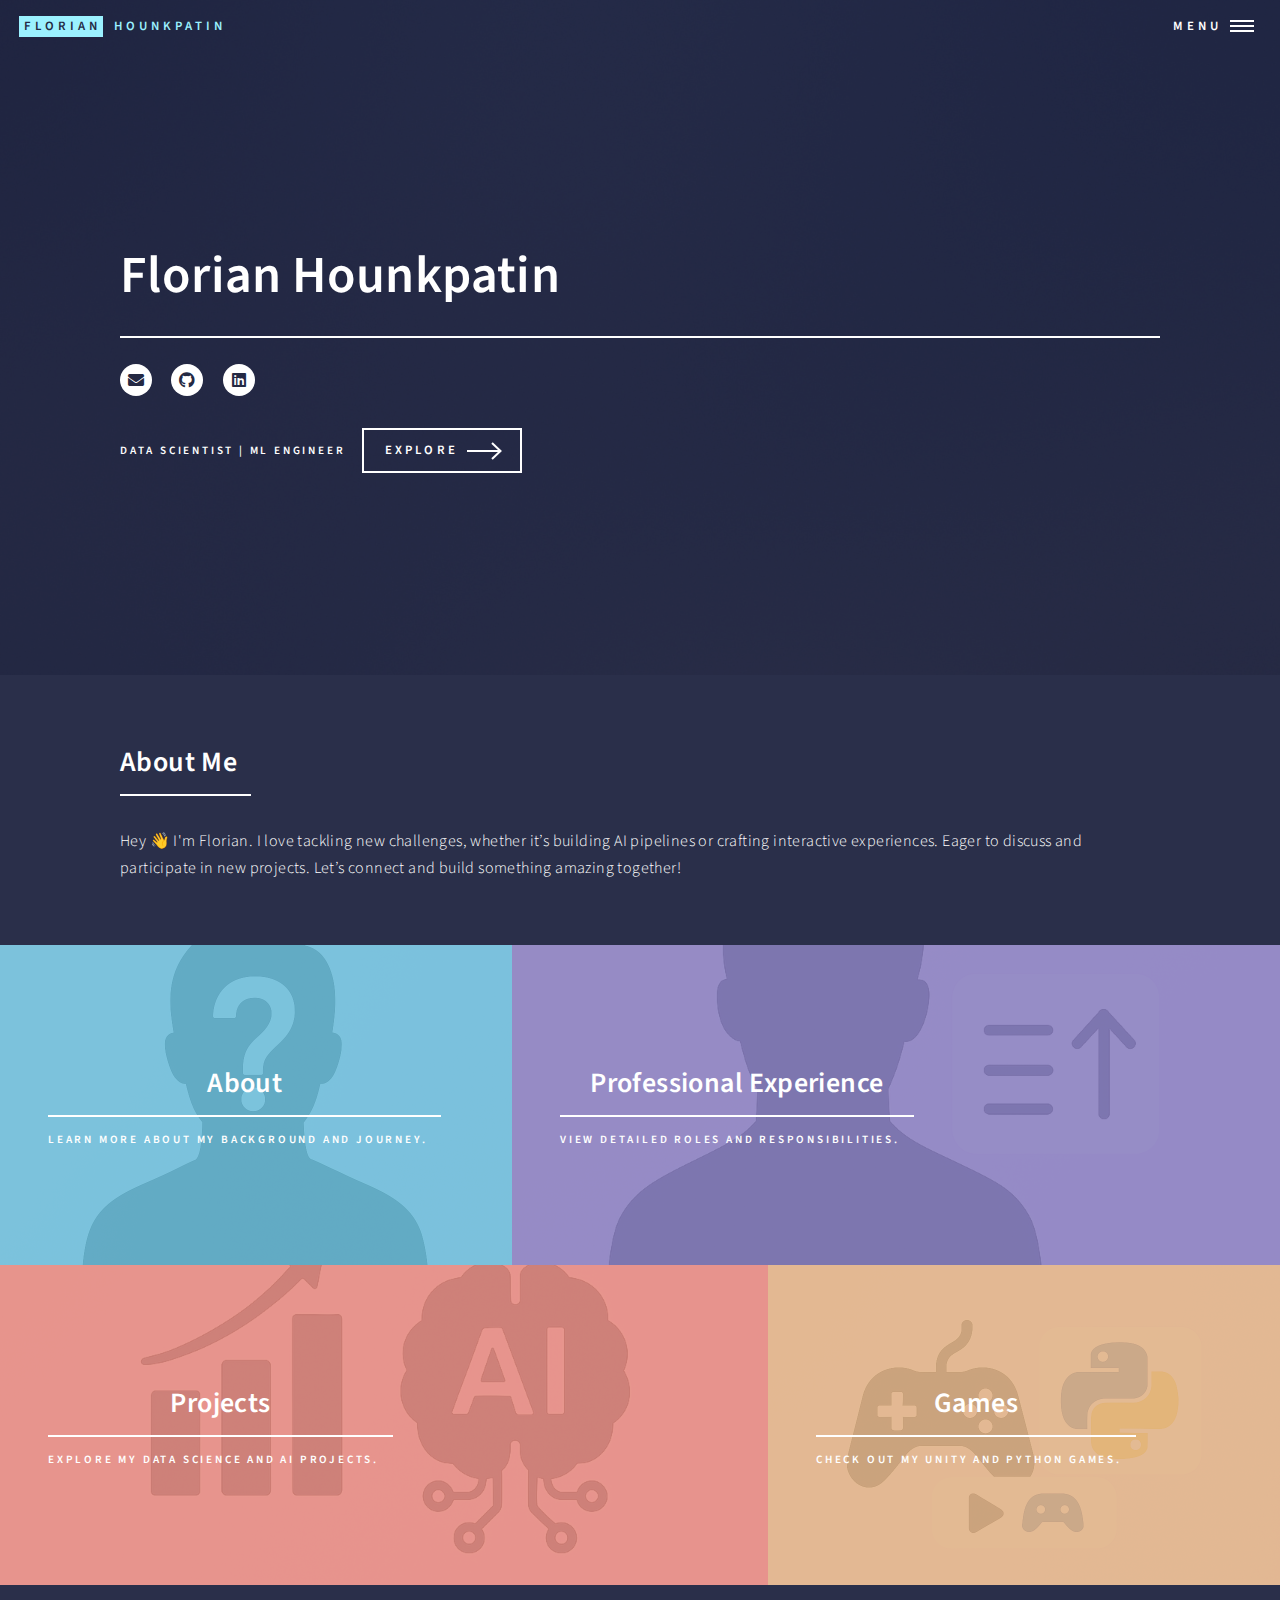
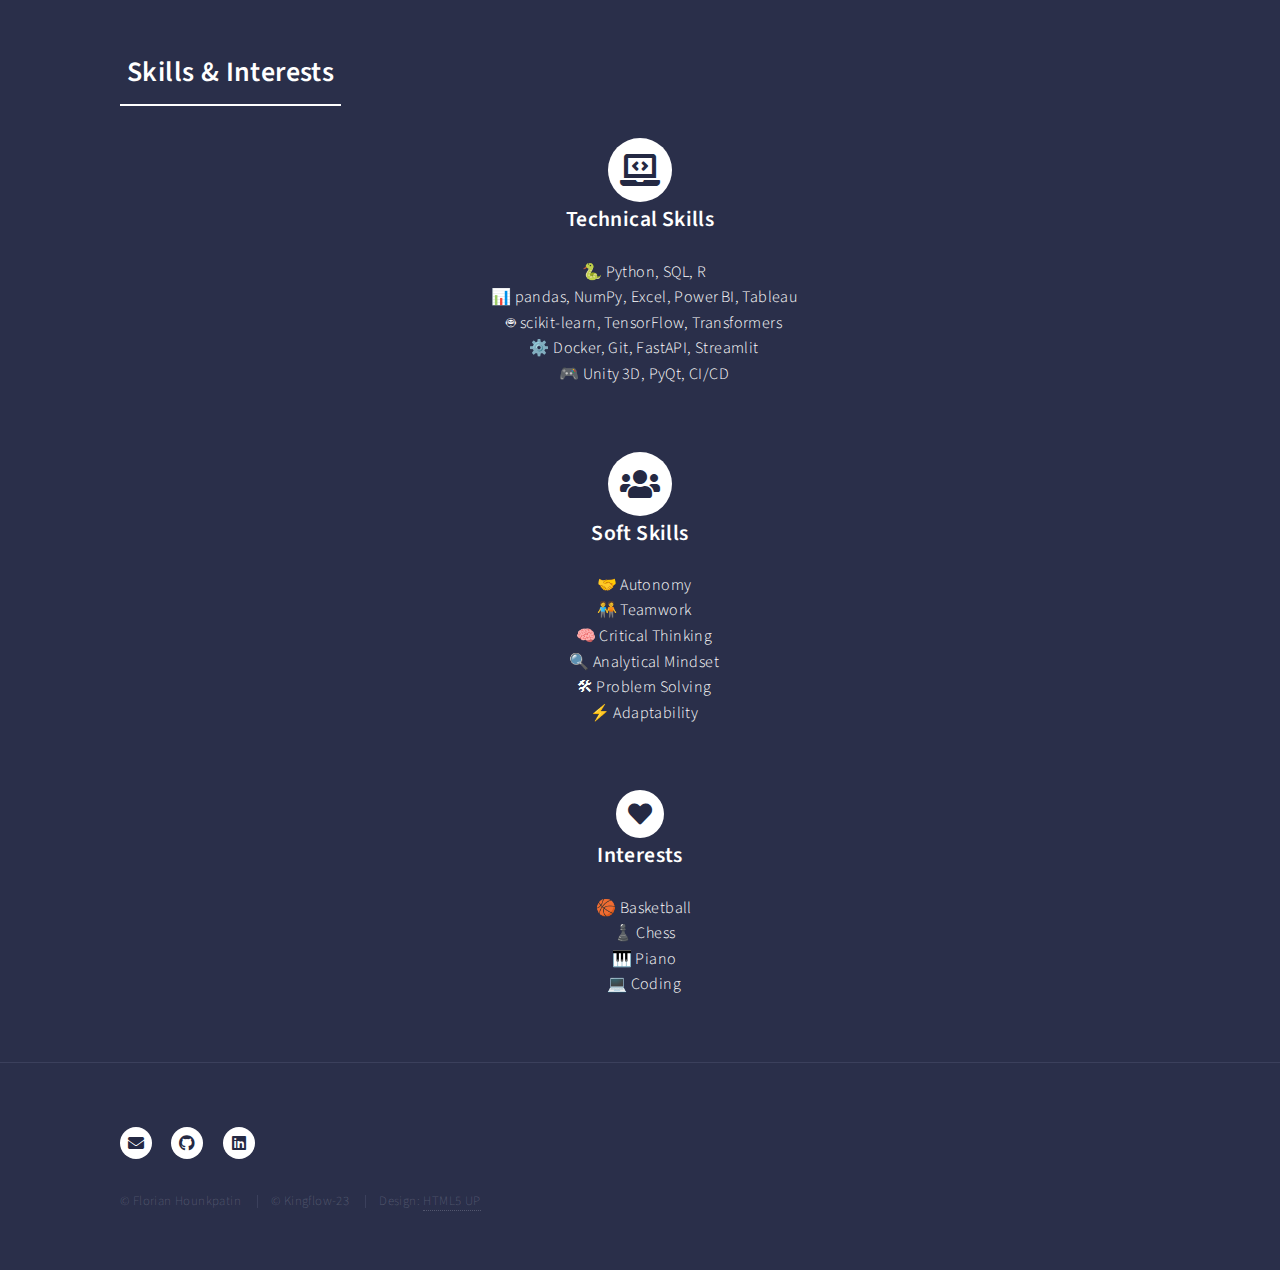
<file: index.html>
<!DOCTYPE HTML>
<html>
<head>
  <title>Florian Hounkpatin | Portfolio</title>
  <meta charset="utf-8" />
  <meta name="viewport" content="width=device-width, initial-scale=1, user-scalable=no" />
  <link rel="stylesheet" href="assets/css/main.css" />
  <noscript><link rel="stylesheet" href="assets/css/noscript.css" /></noscript>
</head>
<body class="is-preload">
  <div id="wrapper">

    <!-- Header -->
    <header id="header" class="alt">
      <a href="index.html" class="logo"><strong>Florian</strong> <span>Hounkpatin</span></a>
      <nav>
        <a href="#menu">Menu</a>
      </nav>
    </header>

    <!-- Menu -->
    <nav id="menu">
      <ul class="links">
        <li><a href="index.html">Home</a></li>
        <li><a href="about.html">About</a></li>
        <li><a href="experiences.html">Experience</a></li>
        <li><a href="projects.html">Projects</a></li>
        <li><a href="games.html">Games</a></li>
        <li><a href="index.html#skills">Skills</a></li>
      </ul>
    </nav>

    <!-- Banner -->
    <section id="banner" class="major">
      <div class="inner">
        <header class="major">
          <h1>Florian Hounkpatin</h1>
          <ul class="icons">
            <li><a href="mailto:florian.l.d.hounkpatin@gmail.com" class="icon solid alt fa-envelope"><span class="label">Email</span></a></li>
            <li><a href="https://github.com/Kingflow-23" class="icon brands alt fa-github"><span class="label">GitHub</span></a></li>
            <li><a href="https://www.linkedin.com/in/florian-hounkpatin/" class="icon brands alt fa-linkedin"><span class="label">LinkedIn</span></a></li>
          </ul>
        </header>
        <div class="content">
          <p>Data Scientist | ML Engineer</p>
          <ul class="actions">
            <li><a href="#explore" class="button next scrolly">Explore</a></li>
          </ul>
        </div>
      </div>
    </section>

    <!-- Main -->
    <div id="main">

      <!-- About -->
      <section id="about" class="inner">
        <header class="major"><h2>About Me</h2></header>
        <p>Hey 👋 I'm Florian. I love tackling new challenges, whether it’s building AI pipelines or crafting interactive experiences. Eager to discuss and participate in new projects. Let’s connect and build something amazing together!</p>
      </section>

      <!-- Explore Section -->
      <section id="explore" class="tiles">
        <article style="text-align: center;">
          <span class="image"><img src="images/about.png" alt="About Me" /></span>
          <header class="major">
            <h3><a href="about.html" class="link">About</a></h3>
            <p>Learn more about my background and journey.</p>
          </header>
        </article>
        <article style="text-align: center;">
          <span class="image"><img src="images/work.png" alt="Experience" /></span>
          <header class="major">
            <h3><a href="experiences.html" class="link">Professional Experience</a></h3>
            <p>View detailed roles and responsibilities.</p>
          </header>
        </article>
        <article style="text-align: center;">
          <span class="image"><img src="images/projects.png" alt="Projects" /></span>
          <header class="major">
            <h3><a href="projects.html" class="link">Projects</a></h3>
            <p>Explore my data science and AI projects.</p>
          </header>
        </article>
        <article style="text-align: center;">
        <span class="image"><img src="images/games.png" alt="Games" /></span>
          <header class="major">
            <h3><a href="games.html" class="link">Games</a></h3>
            <p>Check out my Unity and Python games.</p>
          </header>
        </article>
      </section>

      <!-- Skills & Interests -->
<section id="skills" class="inner">
  <header class="major" style="text-align: center;">
    <h2>Skills &amp; Interests</h2>
  </header>

  <div class="row" style="display: flex; justify-content: center; gap: 2rem; margin-top: 1.5rem;">
    <!-- Technical Skills -->
    <div class="col-6 col-12-medium" style="text-align: center;">
      <i class="icon solid alt fa-laptop-code" style="font-size: 2rem;"></i>
      <h3>Technical Skills</h3>
      <ul style="list-style: none; padding: 0; line-height: 1.6;">
        <li>🐍 Python, SQL, R</li>
        <li>📊 pandas, NumPy, Excel, Power BI, Tableau</li>
        <li>🤖 scikit‑learn, TensorFlow, Transformers</li>
        <li>⚙️ Docker, Git, FastAPI, Streamlit</li>
        <li>🎮 Unity 3D, PyQt, CI/CD</li>
      </ul>
    </div>

    <!-- Soft Skills -->
    <div class="col-6 col-12-medium" style="text-align: center;">
      <i class="icon solid alt fa-users" style="font-size: 2rem;"></i>
      <h3>Soft Skills</h3>
      <ul style="list-style: none; padding: 0; line-height: 1.6;">
        <li>🤝 Autonomy</li>
        <li>🧑‍🤝‍🧑 Teamwork</li>
        <li>🧠 Critical Thinking</li>
        <li>🔍 Analytical Mindset</li>
        <li>🛠 Problem Solving</li>
        <li>⚡ Adaptability</li>
      </ul>
    </div>
  </div>

  <!-- Interests -->
  <div style="text-align: center; margin-top: 2rem;">
    <i class="icon solid alt fa-heart" style="font-size: 1.5rem; vertical-align: middle;"></i>
    <h3>Interests</h3>
    <ul style="list-style: none; padding: 0; line-height: 1.6;">
        <li>🏀 Basketball</li>
        <li>♟️ Chess</li>
        <li>🎹 Piano</li>
        <li>💻 Coding</li>
      </ul>
  </div>
</section>

    <!-- Footer -->
    <footer id="footer">
      <div class="inner">
        <ul class="icons">
          <li><a href="mailto:florian.l.d.hounkpatin@gmail.com" class="icon solid alt fa-envelope"><span class="label">Email</span></a></li>
          <li><a href="https://github.com/Kingflow-23" class="icon brands alt fa-github"><span class="label">GitHub</span></a></li>
          <li><a href="https://www.linkedin.com/in/florian-hounkpatin/" class="icon brands alt fa-linkedin"><span class="label">LinkedIn</span></a></li>
        </ul>
        <ul class="copyright">
          <li>&copy; Florian Hounkpatin</li>
          <li>&copy; Kingflow-23</li>
          <li>Design: <a href="https://html5up.net">HTML5 UP</a></li>
        </ul>
      </div>
    </footer>

  </div>

  <!-- Scripts -->
  <script src="assets/js/jquery.min.js"></script>
  <script src="assets/js/jquery.scrolly.min.js"></script>
  <script src="assets/js/jquery.scrollex.min.js"></script>
  <script src="assets/js/browser.min.js"></script>
  <script src="assets/js/breakpoints.min.js"></script>
  <script src="assets/js/util.js"></script>
  <script src="assets/js/main.js"></script>
</body>
</html>
</file>
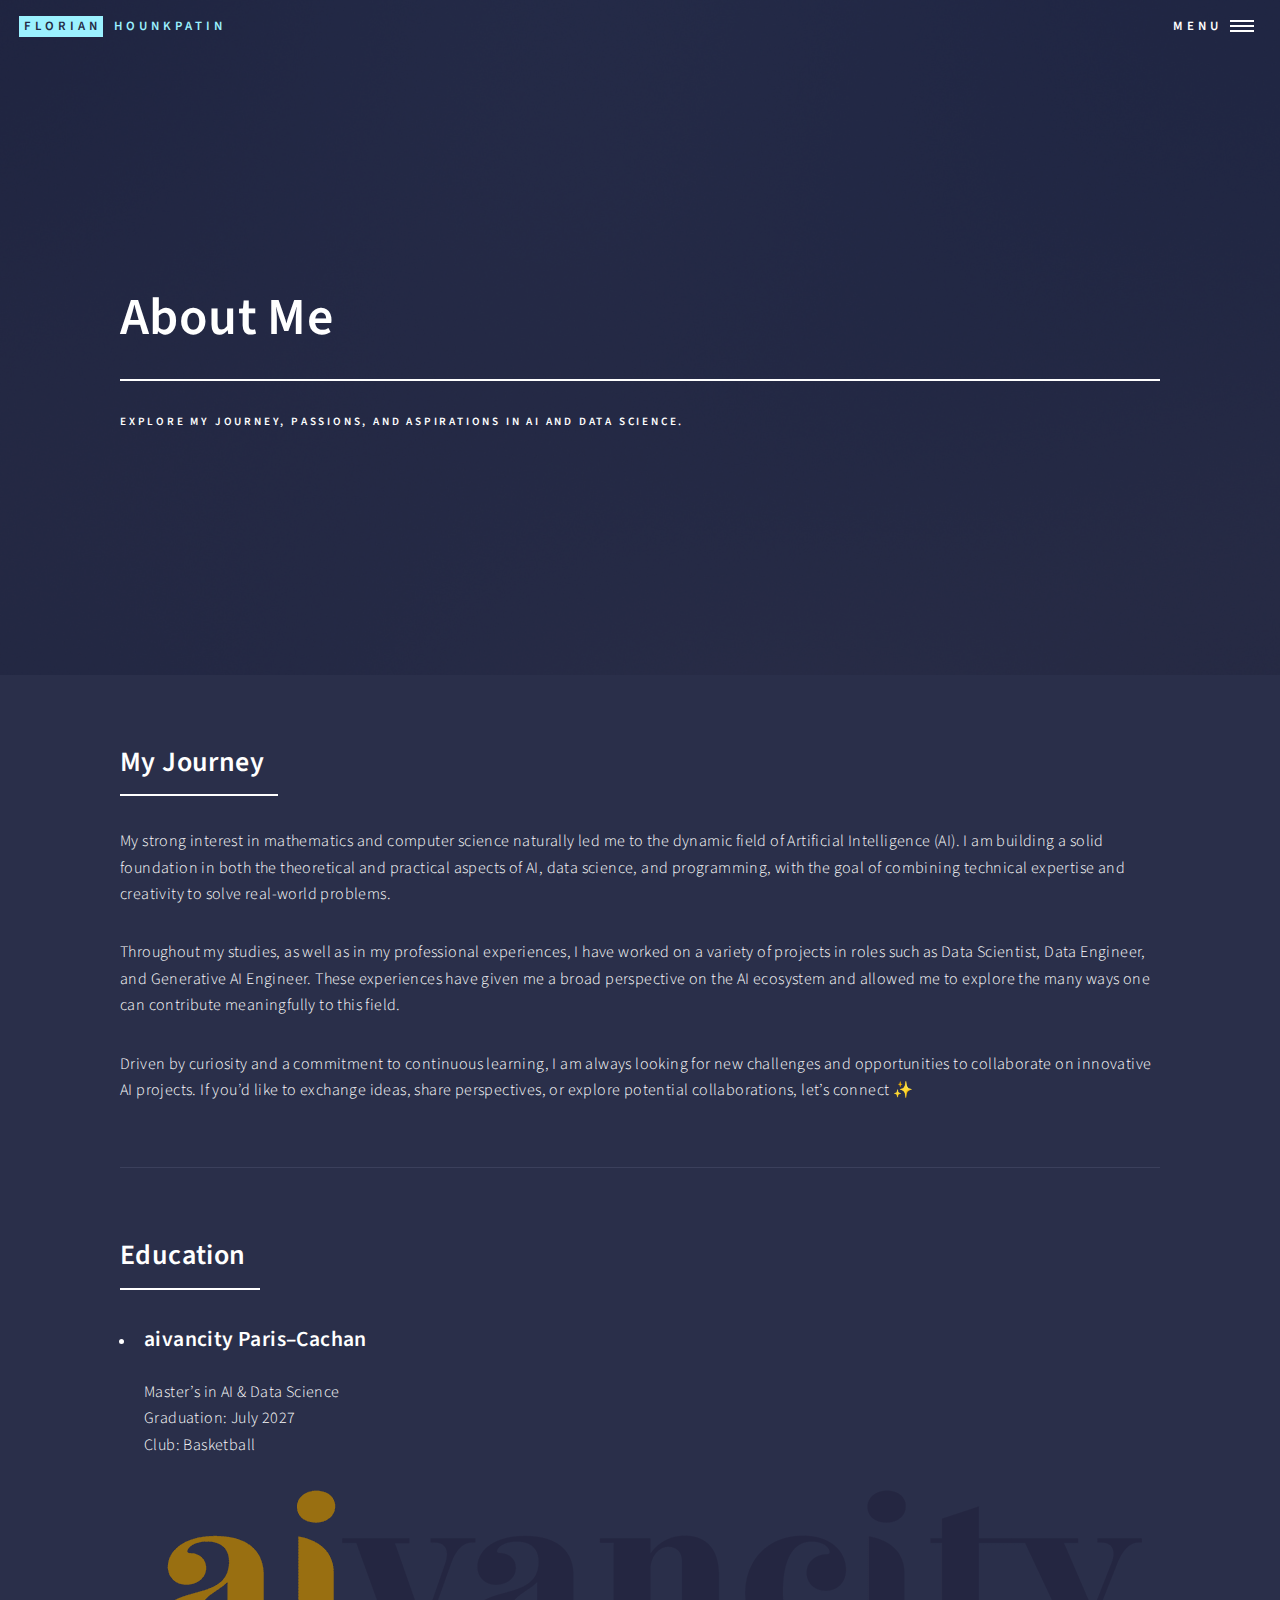
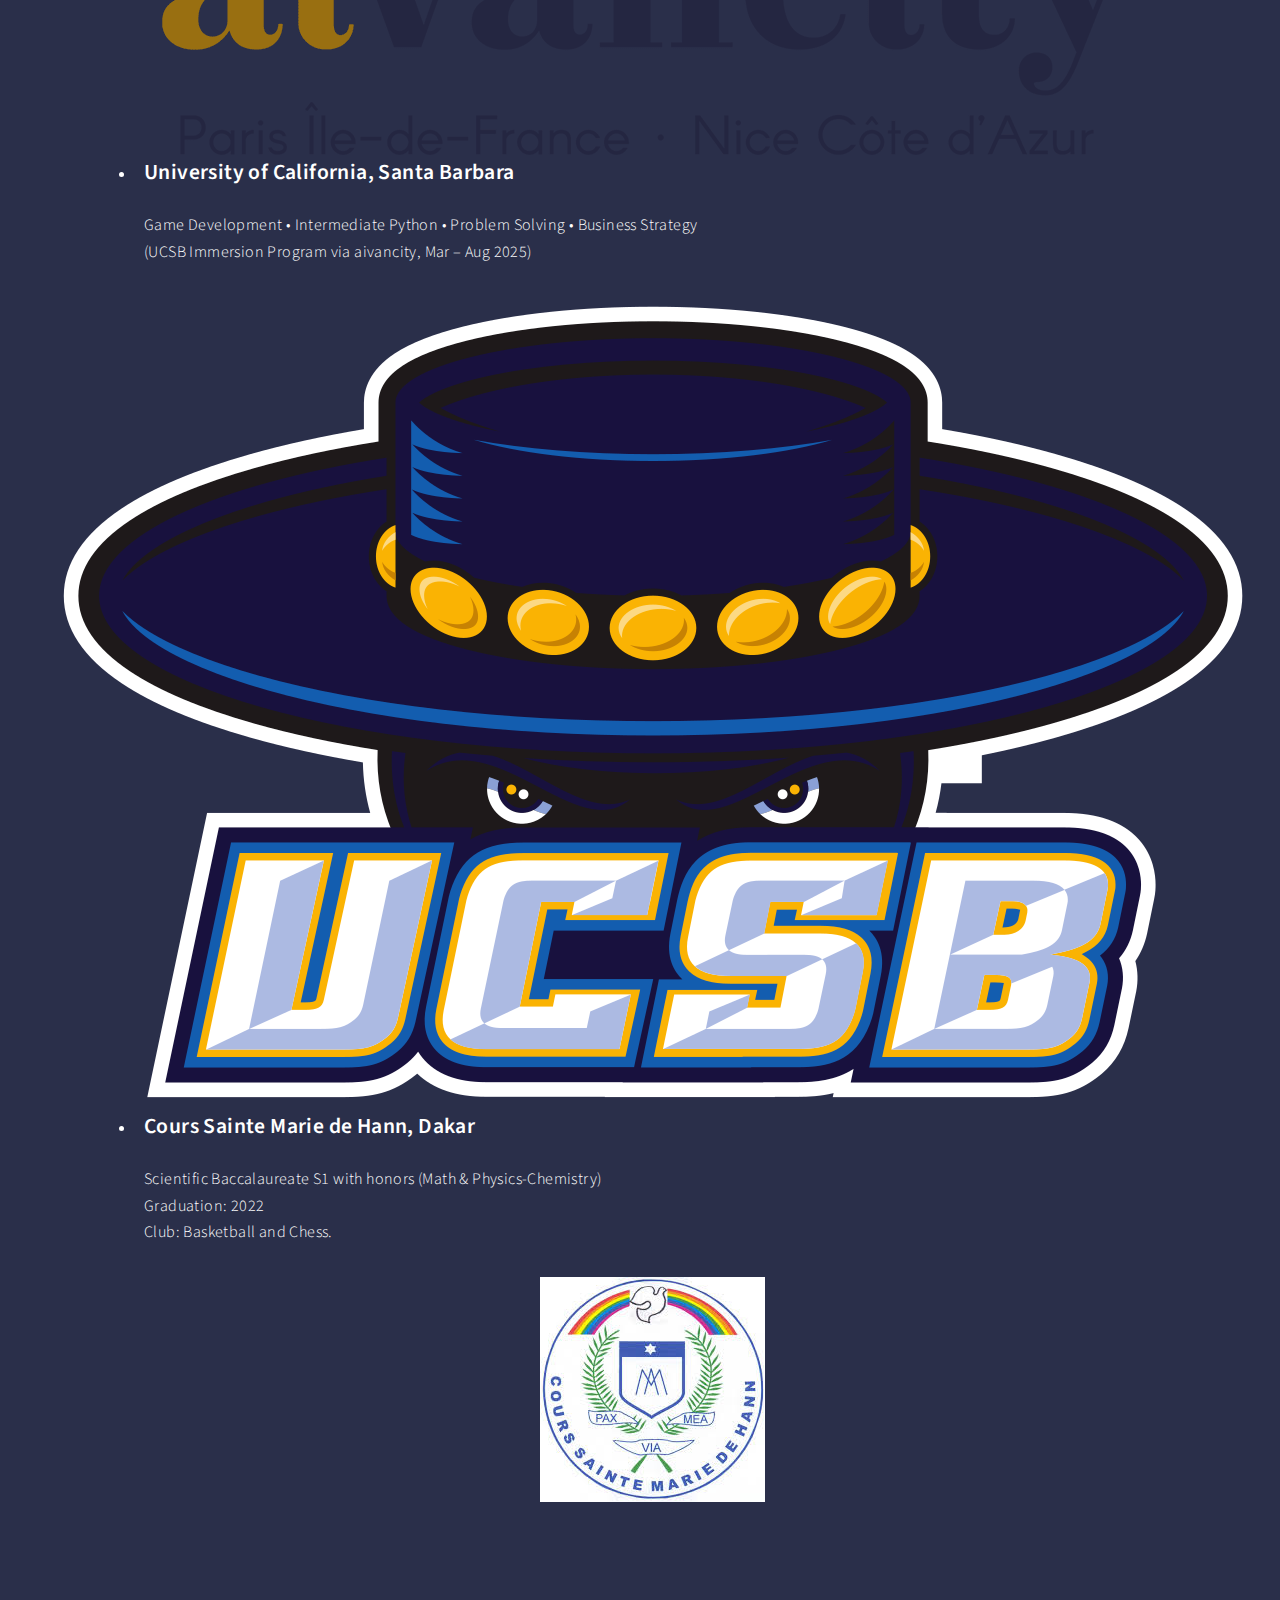
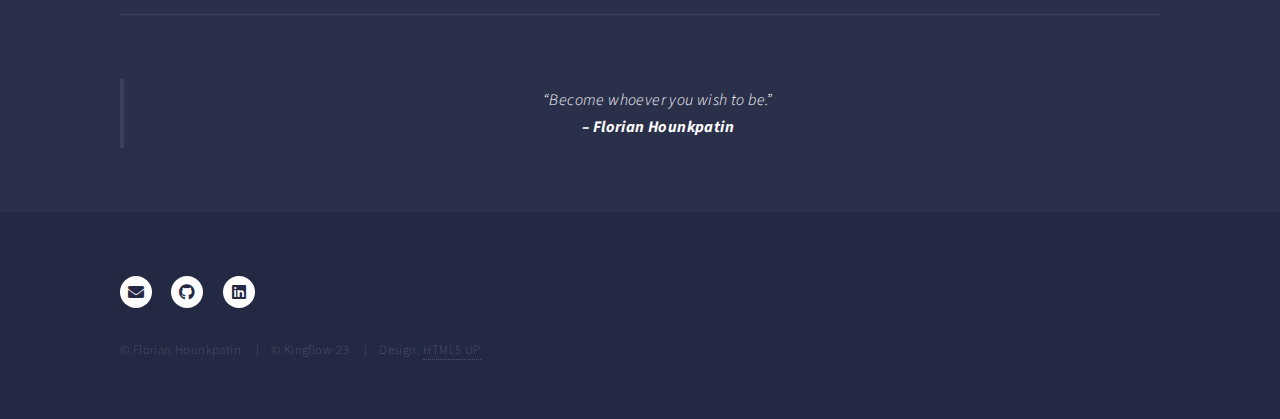
<file: about.html>
<!DOCTYPE HTML>
<html>
<head>
  <title>About – Florian Hounkpatin</title>
  <meta charset="utf-8" />
  <meta name="viewport" content="width=device-width, initial-scale=1, user-scalable=no" />
  <link rel="stylesheet" href="assets/css/main.css" />
  <noscript><link rel="stylesheet" href="assets/css/noscript.css" /></noscript>
</head>
<body class="is-preload">
  <div id="wrapper">

    <!-- Header -->
    <header id="header" class="alt">
      <a href="index.html" class="logo"><strong>Florian</strong> <span>Hounkpatin</span></a>
      <nav><a href="#menu">Menu</a></nav>
    </header>

    <!-- Menu -->
    <nav id="menu">
      <ul class="links">
        <li><a href="index.html">Home</a></li>
        <li><a href="about.html">About</a></li>
        <li><a href="experiences.html">Experience</a></li>
        <li><a href="projects.html">Projects</a></li>
        <li><a href="games.html">Games</a></li>
        <li><a href="index.html#skills">Skills</a></li>
      </ul>
    </nav>

    <!-- Banner -->
    <section id="banner" class="major">
      <div class="inner">
        <header class="major"><h1>About Me</h1></header>
        <div class="content">
          <p>Explore my journey, passions, and aspirations in AI and data science.</p>
        </div>
      </div>
    </section>

    <!-- Main -->
    <div id="main">

      <!-- Education & Journey -->
      <section id="journey" class="inner">
        <header class="major"><h2>My Journey</h2></header>
        <p>My strong interest in mathematics and computer science naturally led me to the dynamic field of Artificial Intelligence (AI). I am building a solid foundation in both the theoretical and practical aspects of AI, data science, and programming, with the goal of combining technical expertise and creativity to solve real-world problems.</p>

        <p>Throughout my studies, as well as in my professional experiences, I have worked on a variety of projects in roles such as Data Scientist, Data Engineer, and Generative AI Engineer. These experiences have given me a broad perspective on the AI ecosystem and allowed me to explore the many ways one can contribute meaningfully to this field.</p>

        <p>Driven by curiosity and a commitment to continuous learning, I am always looking for new challenges and opportunities to collaborate on innovative AI projects. If you’d like to exchange ideas, share perspectives, or explore potential collaborations, let’s connect ✨</p>
      </section>

      <!-- Formations -->
      <section id="education" class="inner">
  <header class="major"><h2>Education</h2></header>
  <ul class="features">
    <li>
      <h3>aivancity Paris–Cachan</h3>
      <p>Master’s in AI & Data Science<br>Graduation: July 2027<br>
      Club: Basketball</p>
      <div class="image small" style="display:flex; justify-content:center;">
      <img src="images/aivancity.png" alt="aivancity Logo">
      </div>
    </li>
    <li>
      <h3>University of California, Santa Barbara</h3>
      <p>Game Development • Intermediate Python • Problem Solving • Business Strategy<br>
      (UCSB Immersion Program via aivancity, Mar – Aug 2025)</p>
      <div class="image small" style="display:flex; justify-content:center;">
      <img src="images/ucsb.png" alt="UCSB Logo">
      </div>
    </li>
    <li>
      <h3>Cours Sainte Marie de Hann, Dakar</h3>
      <p>Scientific Baccalaureate S1 with honors (Math &amp; Physics‑Chemistry)<br>Graduation: 2022<br>
      Club: Basketball and Chess.</p>
      <div class="image small" style="display:flex; justify-content:center;">
      <img src="images/csmh.jpg" alt="Cours Sainte Marie de Hann">
      </div>
    </li>
  </ul>
</section>

      <!-- Poetic Motto -->
      <section id="motto" class="inner" style="text-align: center; margin-top: 3rem;">
        <blockquote style="font-style: italic;">
          “Become whoever you wish to be.”<br>
          <span style="font-weight: bold;">– Florian Hounkpatin</span>
        </blockquote>
      </section>

    </div>

    <!-- Footer -->
    <footer id="footer">
      <div class="inner">
        <ul class="icons">
          <li><a href="mailto:florian.l.d.hounkpatin@gmail.com" class="icon solid alt fa-envelope"><span class="label">Email</span></a></li>
          <li><a href="https://github.com/Kingflow-23" class="icon brands alt fa-github"><span class="label">GitHub</span></a></li>
          <li><a href="https://www.linkedin.com/in/florian-hounkpatin/" class="icon brands alt fa-linkedin"><span class="label">LinkedIn</span></a></li>
        </ul>
        <ul class="copyright">
          <li>&copy; Florian Hounkpatin</li>
          <li>&copy; Kingflow-23</li>
          <li>Design: <a href="https://html5up.net">HTML5 UP</a></li>
        </ul>
      </div>
    </footer>

  </div>

  <!-- Scripts -->
  <script src="assets/js/jquery.min.js"></script>
  <script src="assets/js/jquery.scrolly.min.js"></script>
  <script src="assets/js/jquery.scrollex.min.js"></script>
  <script src="assets/js/browser.min.js"></script>
  <script src="assets/js/breakpoints.min.js"></script>
  <script src="assets/js/util.js"></script>
  <script src="assets/js/main.js"></script>
</body>
</html>
</file>
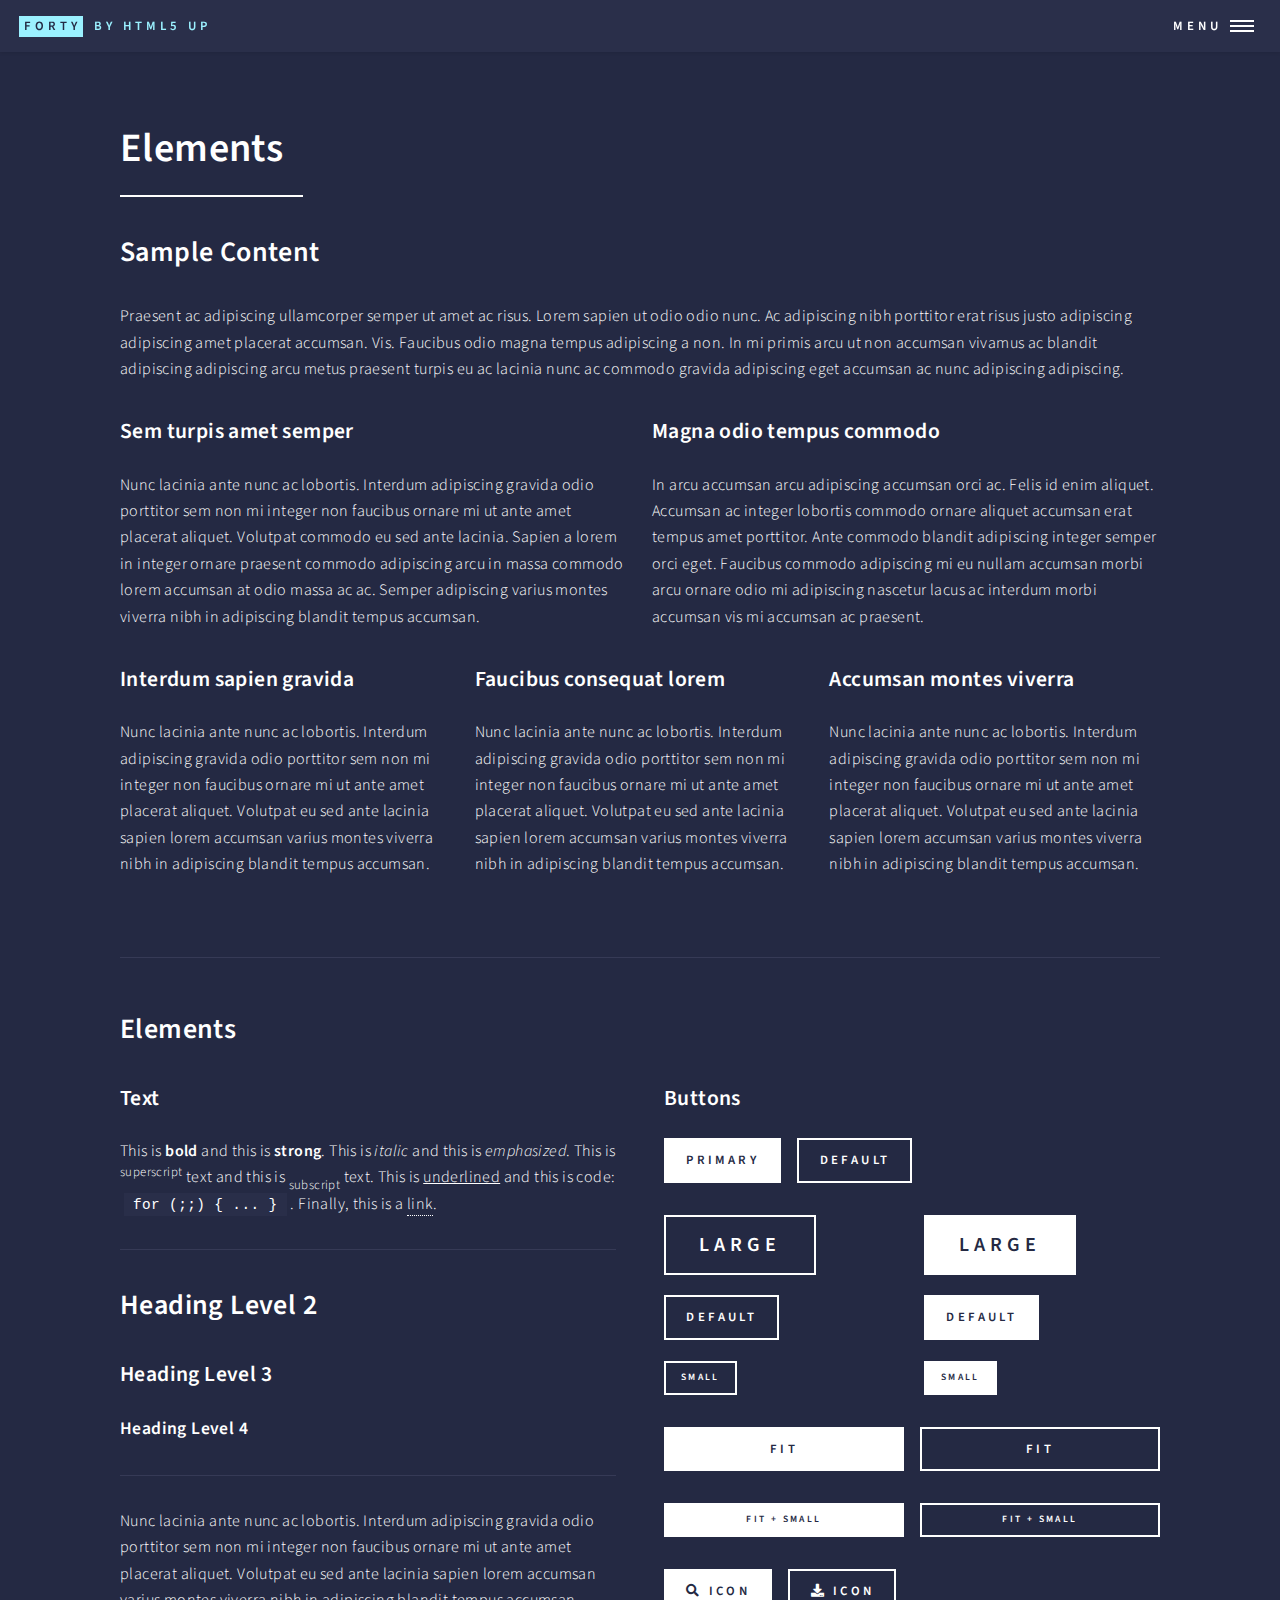
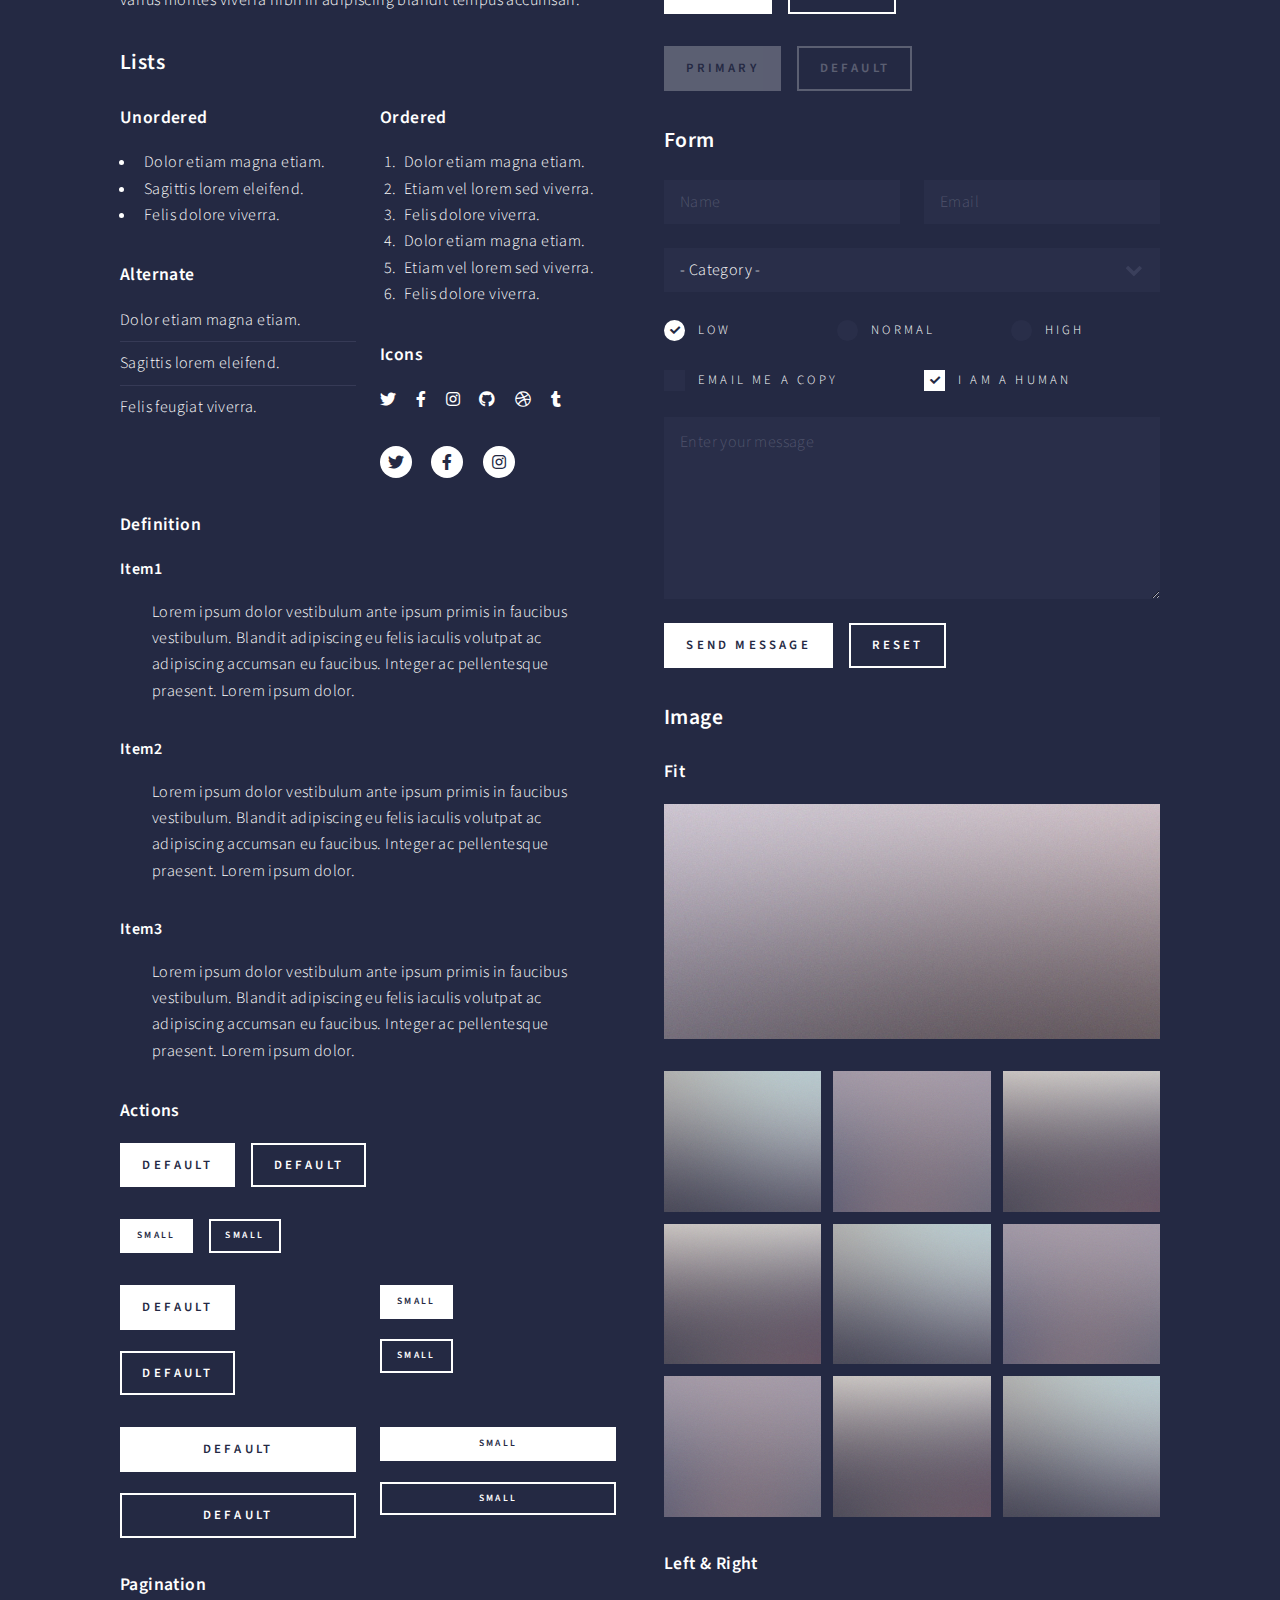
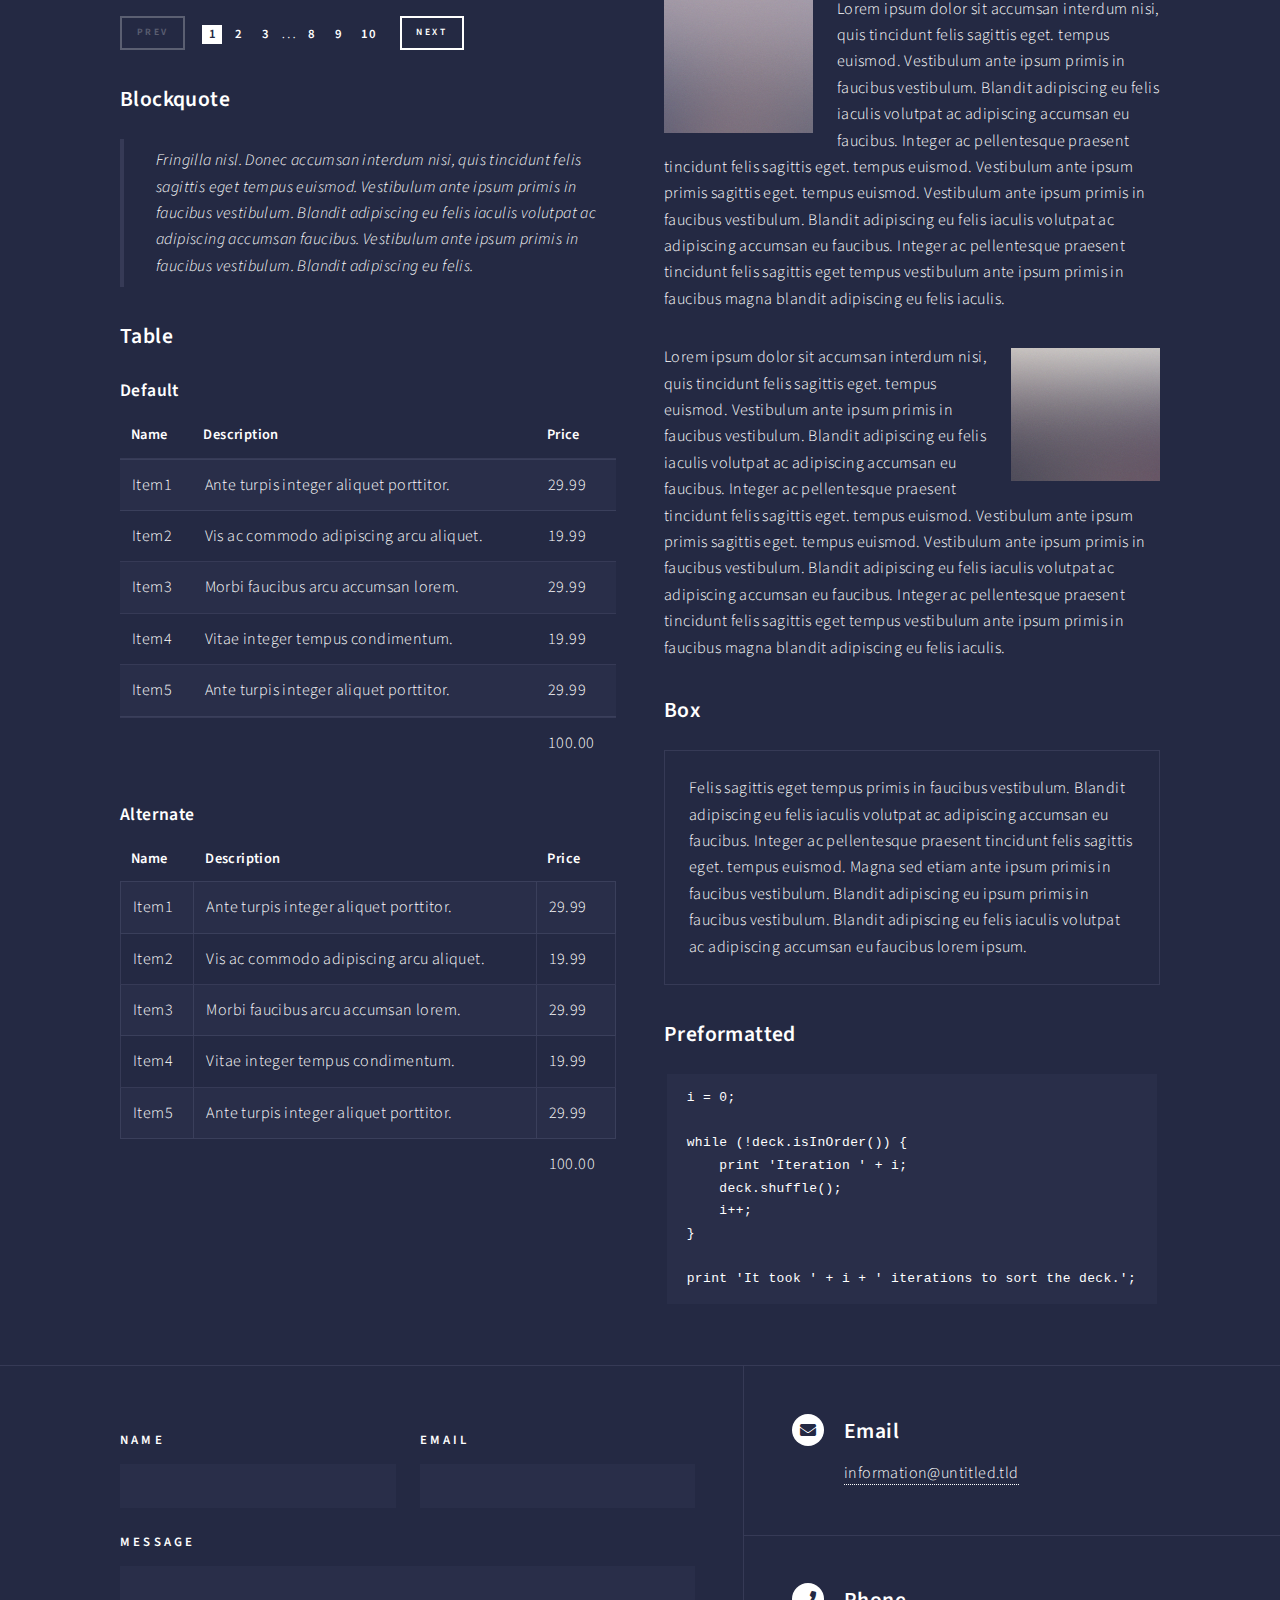
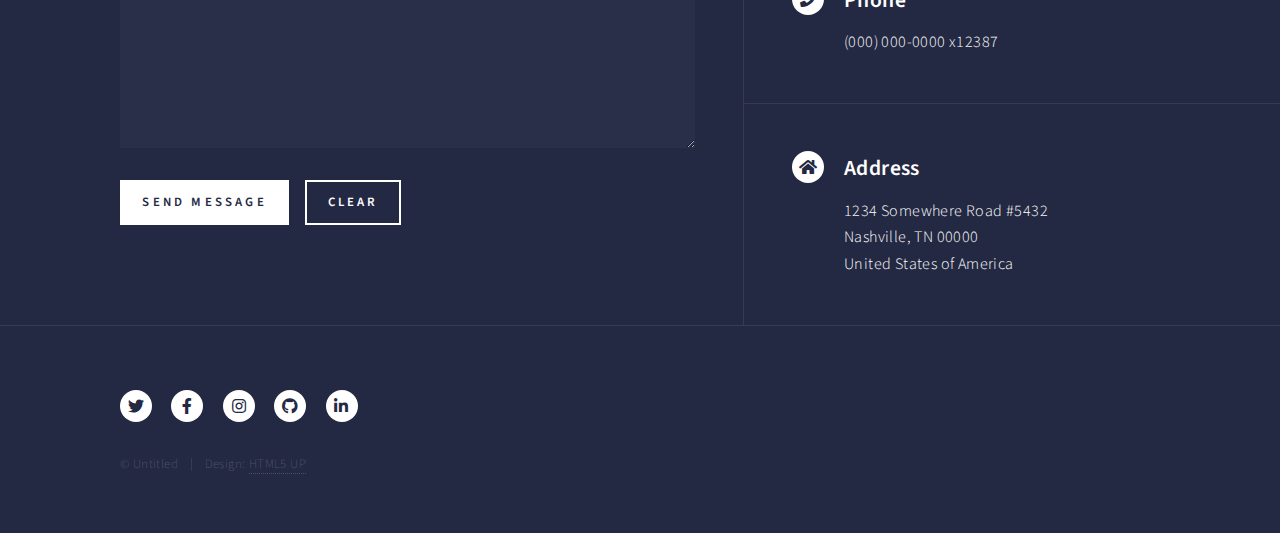
<file: elements.html>
<!DOCTYPE HTML>
<!--
	Forty by HTML5 UP
	html5up.net | @ajlkn
	Free for personal and commercial use under the CCA 3.0 license (html5up.net/license)
-->
<html>
	<head>
		<title>Elements - Forty by HTML5 UP</title>
		<meta charset="utf-8" />
		<meta name="viewport" content="width=device-width, initial-scale=1, user-scalable=no" />
		<link rel="stylesheet" href="assets/css/main.css" />
		<noscript><link rel="stylesheet" href="assets/css/noscript.css" /></noscript>
	</head>
	<body class="is-preload">

		<!-- Wrapper -->
			<div id="wrapper">

				<!-- Header -->
					<header id="header">
						<a href="index.html" class="logo"><strong>Forty</strong> <span>by HTML5 UP</span></a>
						<nav>
							<a href="#menu">Menu</a>
						</nav>
					</header>

				<!-- Menu -->
					<nav id="menu">
						<ul class="links">
							<li><a href="index.html">Home</a></li>
							<li><a href="landing.html">Landing</a></li>
							<li><a href="generic.html">Generic</a></li>
							<li><a href="elements.html">Elements</a></li>
						</ul>
						<ul class="actions stacked">
							<li><a href="#" class="button primary fit">Get Started</a></li>
							<li><a href="#" class="button fit">Log In</a></li>
						</ul>
					</nav>

				<!-- Main -->
					<div id="main" class="alt">

						<!-- One -->
							<section id="one">
								<div class="inner">
									<header class="major">
										<h1>Elements</h1>
									</header>

									<!-- Content -->
										<h2 id="content">Sample Content</h2>
										<p>Praesent ac adipiscing ullamcorper semper ut amet ac risus. Lorem sapien ut odio odio nunc. Ac adipiscing nibh porttitor erat risus justo adipiscing adipiscing amet placerat accumsan. Vis. Faucibus odio magna tempus adipiscing a non. In mi primis arcu ut non accumsan vivamus ac blandit adipiscing adipiscing arcu metus praesent turpis eu ac lacinia nunc ac commodo gravida adipiscing eget accumsan ac nunc adipiscing adipiscing.</p>
										<div class="row">
											<div class="col-6 col-12-small">
												<h3>Sem turpis amet semper</h3>
												<p>Nunc lacinia ante nunc ac lobortis. Interdum adipiscing gravida odio porttitor sem non mi integer non faucibus ornare mi ut ante amet placerat aliquet. Volutpat commodo eu sed ante lacinia. Sapien a lorem in integer ornare praesent commodo adipiscing arcu in massa commodo lorem accumsan at odio massa ac ac. Semper adipiscing varius montes viverra nibh in adipiscing blandit tempus accumsan.</p>
											</div>
											<div class="col-6 col-12-small">
												<h3>Magna odio tempus commodo</h3>
												<p>In arcu accumsan arcu adipiscing accumsan orci ac. Felis id enim aliquet. Accumsan ac integer lobortis commodo ornare aliquet accumsan erat tempus amet porttitor. Ante commodo blandit adipiscing integer semper orci eget. Faucibus commodo adipiscing mi eu nullam accumsan morbi arcu ornare odio mi adipiscing nascetur lacus ac interdum morbi accumsan vis mi accumsan ac praesent.</p>
											</div>
											<!-- Break -->
											<div class="col-4 col-12-medium">
												<h3>Interdum sapien gravida</h3>
												<p>Nunc lacinia ante nunc ac lobortis. Interdum adipiscing gravida odio porttitor sem non mi integer non faucibus ornare mi ut ante amet placerat aliquet. Volutpat eu sed ante lacinia sapien lorem accumsan varius montes viverra nibh in adipiscing blandit tempus accumsan.</p>
											</div>
											<div class="col-4 col-12-medium">
												<h3>Faucibus consequat lorem</h3>
												<p>Nunc lacinia ante nunc ac lobortis. Interdum adipiscing gravida odio porttitor sem non mi integer non faucibus ornare mi ut ante amet placerat aliquet. Volutpat eu sed ante lacinia sapien lorem accumsan varius montes viverra nibh in adipiscing blandit tempus accumsan.</p>
											</div>
											<div class="col-4 col-12-medium">
												<h3>Accumsan montes viverra</h3>
												<p>Nunc lacinia ante nunc ac lobortis. Interdum adipiscing gravida odio porttitor sem non mi integer non faucibus ornare mi ut ante amet placerat aliquet. Volutpat eu sed ante lacinia sapien lorem accumsan varius montes viverra nibh in adipiscing blandit tempus accumsan.</p>
											</div>
										</div>

									<hr class="major" />

									<!-- Elements -->
										<h2 id="elements">Elements</h2>
										<div class="row gtr-200">
											<div class="col-6 col-12-medium">

												<!-- Text stuff -->
													<h3>Text</h3>
													<p>This is <b>bold</b> and this is <strong>strong</strong>. This is <i>italic</i> and this is <em>emphasized</em>.
													This is <sup>superscript</sup> text and this is <sub>subscript</sub> text.
													This is <u>underlined</u> and this is code: <code>for (;;) { ... }</code>.
													Finally, this is a <a href="#">link</a>.</p>
													<hr />
													<h2>Heading Level 2</h2>
													<h3>Heading Level 3</h3>
													<h4>Heading Level 4</h4>
													<hr />
													<p>Nunc lacinia ante nunc ac lobortis. Interdum adipiscing gravida odio porttitor sem non mi integer non faucibus ornare mi ut ante amet placerat aliquet. Volutpat eu sed ante lacinia sapien lorem accumsan varius montes viverra nibh in adipiscing blandit tempus accumsan.</p>

												<!-- Lists -->
													<h3>Lists</h3>
													<div class="row">
														<div class="col-6 col-12-small">

															<h4>Unordered</h4>
															<ul>
																<li>Dolor etiam magna etiam.</li>
																<li>Sagittis lorem eleifend.</li>
																<li>Felis dolore viverra.</li>
															</ul>

															<h4>Alternate</h4>
															<ul class="alt">
																<li>Dolor etiam magna etiam.</li>
																<li>Sagittis lorem eleifend.</li>
																<li>Felis feugiat viverra.</li>
															</ul>

														</div>
														<div class="col-6 col-12-small">

															<h4>Ordered</h4>
															<ol>
																<li>Dolor etiam magna etiam.</li>
																<li>Etiam vel lorem sed viverra.</li>
																<li>Felis dolore viverra.</li>
																<li>Dolor etiam magna etiam.</li>
																<li>Etiam vel lorem sed viverra.</li>
																<li>Felis dolore viverra.</li>
															</ol>

															<h4>Icons</h4>
															<ul class="icons">
																<li><a href="#" class="icon brands fa-twitter"><span class="label">Twitter</span></a></li>
																<li><a href="#" class="icon brands fa-facebook-f"><span class="label">Facebook</span></a></li>
																<li><a href="#" class="icon brands fa-instagram"><span class="label">Instagram</span></a></li>
																<li><a href="#" class="icon brands fa-github"><span class="label">Github</span></a></li>
																<li><a href="#" class="icon brands fa-dribbble"><span class="label">Dribbble</span></a></li>
																<li><a href="#" class="icon brands fa-tumblr"><span class="label">Tumblr</span></a></li>
															</ul>
															<ul class="icons">
																<li><a href="#" class="icon brands alt fa-twitter"><span class="label">Twitter</span></a></li>
																<li><a href="#" class="icon brands alt fa-facebook-f"><span class="label">Facebook</span></a></li>
																<li><a href="#" class="icon brands alt fa-instagram"><span class="label">Instagram</span></a></li>
															</ul>

														</div>
													</div>
													<h4>Definition</h4>
													<dl>
														<dt>Item1</dt>
														<dd>
															<p>Lorem ipsum dolor vestibulum ante ipsum primis in faucibus vestibulum. Blandit adipiscing eu felis iaculis volutpat ac adipiscing accumsan eu faucibus. Integer ac pellentesque praesent. Lorem ipsum dolor.</p>
														</dd>
														<dt>Item2</dt>
														<dd>
															<p>Lorem ipsum dolor vestibulum ante ipsum primis in faucibus vestibulum. Blandit adipiscing eu felis iaculis volutpat ac adipiscing accumsan eu faucibus. Integer ac pellentesque praesent. Lorem ipsum dolor.</p>
														</dd>
														<dt>Item3</dt>
														<dd>
															<p>Lorem ipsum dolor vestibulum ante ipsum primis in faucibus vestibulum. Blandit adipiscing eu felis iaculis volutpat ac adipiscing accumsan eu faucibus. Integer ac pellentesque praesent. Lorem ipsum dolor.</p>
														</dd>
													</dl>

													<h4>Actions</h4>
													<ul class="actions">
														<li><a href="#" class="button primary">Default</a></li>
														<li><a href="#" class="button">Default</a></li>
													</ul>
													<ul class="actions small">
														<li><a href="#" class="button primary small">Small</a></li>
														<li><a href="#" class="button small">Small</a></li>
													</ul>
													<div class="row">
														<div class="col-6 col-12-small">
															<ul class="actions stacked">
																<li><a href="#" class="button primary">Default</a></li>
																<li><a href="#" class="button">Default</a></li>
															</ul>
														</div>
														<div class="col-6 col-12-small">
															<ul class="actions stacked">
																<li><a href="#" class="button primary small">Small</a></li>
																<li><a href="#" class="button small">Small</a></li>
															</ul>
														</div>
														<div class="col-6 col-12-small">
															<ul class="actions stacked">
																<li><a href="#" class="button primary fit">Default</a></li>
																<li><a href="#" class="button fit">Default</a></li>
															</ul>
														</div>
														<div class="col-6 col-12-small">
															<ul class="actions stacked">
																<li><a href="#" class="button primary small fit">Small</a></li>
																<li><a href="#" class="button small fit">Small</a></li>
															</ul>
														</div>
													</div>

													<h4>Pagination</h4>
													<ul class="pagination">
														<li><span class="button small disabled">Prev</span></li>
														<li><a href="#" class="page active">1</a></li>
														<li><a href="#" class="page">2</a></li>
														<li><a href="#" class="page">3</a></li>
														<li><span>&hellip;</span></li>
														<li><a href="#" class="page">8</a></li>
														<li><a href="#" class="page">9</a></li>
														<li><a href="#" class="page">10</a></li>
														<li><a href="#" class="button small">Next</a></li>
													</ul>

												<!-- Blockquote -->
													<h3>Blockquote</h3>
													<blockquote>Fringilla nisl. Donec accumsan interdum nisi, quis tincidunt felis sagittis eget tempus euismod. Vestibulum ante ipsum primis in faucibus vestibulum. Blandit adipiscing eu felis iaculis volutpat ac adipiscing accumsan faucibus. Vestibulum ante ipsum primis in faucibus vestibulum. Blandit adipiscing eu felis.</blockquote>

												<!-- Table -->
													<h3>Table</h3>

													<h4>Default</h4>
													<div class="table-wrapper">
														<table>
															<thead>
																<tr>
																	<th>Name</th>
																	<th>Description</th>
																	<th>Price</th>
																</tr>
															</thead>
															<tbody>
																<tr>
																	<td>Item1</td>
																	<td>Ante turpis integer aliquet porttitor.</td>
																	<td>29.99</td>
																</tr>
																<tr>
																	<td>Item2</td>
																	<td>Vis ac commodo adipiscing arcu aliquet.</td>
																	<td>19.99</td>
																</tr>
																<tr>
																	<td>Item3</td>
																	<td> Morbi faucibus arcu accumsan lorem.</td>
																	<td>29.99</td>
																</tr>
																<tr>
																	<td>Item4</td>
																	<td>Vitae integer tempus condimentum.</td>
																	<td>19.99</td>
																</tr>
																<tr>
																	<td>Item5</td>
																	<td>Ante turpis integer aliquet porttitor.</td>
																	<td>29.99</td>
																</tr>
															</tbody>
															<tfoot>
																<tr>
																	<td colspan="2"></td>
																	<td>100.00</td>
																</tr>
															</tfoot>
														</table>
													</div>

													<h4>Alternate</h4>
													<div class="table-wrapper">
														<table class="alt">
															<thead>
																<tr>
																	<th>Name</th>
																	<th>Description</th>
																	<th>Price</th>
																</tr>
															</thead>
															<tbody>
																<tr>
																	<td>Item1</td>
																	<td>Ante turpis integer aliquet porttitor.</td>
																	<td>29.99</td>
																</tr>
																<tr>
																	<td>Item2</td>
																	<td>Vis ac commodo adipiscing arcu aliquet.</td>
																	<td>19.99</td>
																</tr>
																<tr>
																	<td>Item3</td>
																	<td> Morbi faucibus arcu accumsan lorem.</td>
																	<td>29.99</td>
																</tr>
																<tr>
																	<td>Item4</td>
																	<td>Vitae integer tempus condimentum.</td>
																	<td>19.99</td>
																</tr>
																<tr>
																	<td>Item5</td>
																	<td>Ante turpis integer aliquet porttitor.</td>
																	<td>29.99</td>
																</tr>
															</tbody>
															<tfoot>
																<tr>
																	<td colspan="2"></td>
																	<td>100.00</td>
																</tr>
															</tfoot>
														</table>
													</div>

											</div>
											<div class="col-6 col-12-medium">

												<!-- Buttons -->
													<h3>Buttons</h3>
													<ul class="actions">
														<li><a href="#" class="button primary">Primary</a></li>
														<li><a href="#" class="button">Default</a></li>
													</ul>
													<div class="row">
														<div class="col-6 col-12-xsmall">
															<ul class="actions stacked">
																<li><a href="#" class="button large">Large</a></li>
																<li><a href="#" class="button">Default</a></li>
																<li><a href="#" class="button small">Small</a></li>
															</ul>
														</div>
														<div class="col-6 col-12-xsmall">
															<ul class="actions stacked">
																<li><a href="#" class="button primary large">Large</a></li>
																<li><a href="#" class="button primary">Default</a></li>
																<li><a href="#" class="button primary small">Small</a></li>
															</ul>
														</div>
													</div>
													<ul class="actions fit">
														<li><a href="#" class="button primary fit">Fit</a></li>
														<li><a href="#" class="button fit">Fit</a></li>
													</ul>
													<ul class="actions fit small">
														<li><a href="#" class="button primary fit small">Fit + Small</a></li>
														<li><a href="#" class="button fit small">Fit + Small</a></li>
													</ul>
													<ul class="actions">
														<li><a href="#" class="button primary icon solid fa-search">Icon</a></li>
														<li><a href="#" class="button icon solid fa-download">Icon</a></li>
													</ul>
													<ul class="actions">
														<li><span class="button primary disabled">Primary</span></li>
														<li><span class="button disabled">Default</span></li>
													</ul>

												<!-- Form -->
													<h3>Form</h3>

													<form method="post" action="#">
														<div class="row gtr-uniform">
															<div class="col-6 col-12-xsmall">
																<input type="text" name="demo-name" id="demo-name" value="" placeholder="Name" />
															</div>
															<div class="col-6 col-12-xsmall">
																<input type="email" name="demo-email" id="demo-email" value="" placeholder="Email" />
															</div>
															<!-- Break -->
															<div class="col-12">
																<select name="demo-category" id="demo-category">
																	<option value="">- Category -</option>
																	<option value="1">Manufacturing</option>
																	<option value="1">Shipping</option>
																	<option value="1">Administration</option>
																	<option value="1">Human Resources</option>
																</select>
															</div>
															<!-- Break -->
															<div class="col-4 col-12-small">
																<input type="radio" id="demo-priority-low" name="demo-priority" checked>
																<label for="demo-priority-low">Low</label>
															</div>
															<div class="col-4 col-12-small">
																<input type="radio" id="demo-priority-normal" name="demo-priority">
																<label for="demo-priority-normal">Normal</label>
															</div>
															<div class="col-4 col-12-small">
																<input type="radio" id="demo-priority-high" name="demo-priority">
																<label for="demo-priority-high">High</label>
															</div>
															<!-- Break -->
															<div class="col-6 col-12-small">
																<input type="checkbox" id="demo-copy" name="demo-copy">
																<label for="demo-copy">Email me a copy</label>
															</div>
															<div class="col-6 col-12-small">
																<input type="checkbox" id="demo-human" name="demo-human" checked>
																<label for="demo-human">I am a human</label>
															</div>
															<!-- Break -->
															<div class="col-12">
																<textarea name="demo-message" id="demo-message" placeholder="Enter your message" rows="6"></textarea>
															</div>
															<!-- Break -->
															<div class="col-12">
																<ul class="actions">
																	<li><input type="submit" value="Send Message" class="primary" /></li>
																	<li><input type="reset" value="Reset" /></li>
																</ul>
															</div>
														</div>
													</form>

												<!-- Image -->
													<h3>Image</h3>

													<h4>Fit</h4>
													<span class="image fit"><img src="images/pic03.jpg" alt="" /></span>
													<div class="box alt">
														<div class="row gtr-50 gtr-uniform">
															<div class="col-4"><span class="image fit"><img src="images/pic08.jpg" alt="" /></span></div>
															<div class="col-4"><span class="image fit"><img src="images/pic09.jpg" alt="" /></span></div>
															<div class="col-4"><span class="image fit"><img src="images/pic10.jpg" alt="" /></span></div>
															<!-- Break -->
															<div class="col-4"><span class="image fit"><img src="images/pic10.jpg" alt="" /></span></div>
															<div class="col-4"><span class="image fit"><img src="images/pic08.jpg" alt="" /></span></div>
															<div class="col-4"><span class="image fit"><img src="images/pic09.jpg" alt="" /></span></div>
															<!-- Break -->
															<div class="col-4"><span class="image fit"><img src="images/pic09.jpg" alt="" /></span></div>
															<div class="col-4"><span class="image fit"><img src="images/pic10.jpg" alt="" /></span></div>
															<div class="col-4"><span class="image fit"><img src="images/pic08.jpg" alt="" /></span></div>
														</div>
													</div>

													<h4>Left &amp; Right</h4>
													<p><span class="image left"><img src="images/pic09.jpg" alt="" /></span>Lorem ipsum dolor sit accumsan interdum nisi, quis tincidunt felis sagittis eget. tempus euismod. Vestibulum ante ipsum primis in faucibus vestibulum. Blandit adipiscing eu felis iaculis volutpat ac adipiscing accumsan eu faucibus. Integer ac pellentesque praesent tincidunt felis sagittis eget. tempus euismod. Vestibulum ante ipsum primis sagittis eget. tempus euismod. Vestibulum ante ipsum primis in faucibus vestibulum. Blandit adipiscing eu felis iaculis volutpat ac adipiscing accumsan eu faucibus. Integer ac pellentesque praesent tincidunt felis sagittis eget tempus vestibulum ante ipsum primis in faucibus magna blandit adipiscing eu felis iaculis.</p>
													<p><span class="image right"><img src="images/pic10.jpg" alt="" /></span>Lorem ipsum dolor sit accumsan interdum nisi, quis tincidunt felis sagittis eget. tempus euismod. Vestibulum ante ipsum primis in faucibus vestibulum. Blandit adipiscing eu felis iaculis volutpat ac adipiscing accumsan eu faucibus. Integer ac pellentesque praesent tincidunt felis sagittis eget. tempus euismod. Vestibulum ante ipsum primis sagittis eget. tempus euismod. Vestibulum ante ipsum primis in faucibus vestibulum. Blandit adipiscing eu felis iaculis volutpat ac adipiscing accumsan eu faucibus. Integer ac pellentesque praesent tincidunt felis sagittis eget tempus vestibulum ante ipsum primis in faucibus magna blandit adipiscing eu felis iaculis.</p>

												<!-- Box -->
													<h3>Box</h3>
													<div class="box">
														<p>Felis sagittis eget tempus primis in faucibus vestibulum. Blandit adipiscing eu felis iaculis volutpat ac adipiscing accumsan eu faucibus. Integer ac pellentesque praesent tincidunt felis sagittis eget. tempus euismod. Magna sed etiam ante ipsum primis in faucibus vestibulum. Blandit adipiscing eu ipsum primis in faucibus vestibulum. Blandit adipiscing eu felis iaculis volutpat ac adipiscing accumsan eu faucibus lorem ipsum.</p>
													</div>

												<!-- Preformatted Code -->
													<h3>Preformatted</h3>
													<pre><code>i = 0;

while (!deck.isInOrder()) {
    print 'Iteration ' + i;
    deck.shuffle();
    i++;
}

print 'It took ' + i + ' iterations to sort the deck.';
</code></pre>

											</div>
										</div>

								</div>
							</section>

					</div>

				<!-- Contact -->
					<section id="contact">
						<div class="inner">
							<section>
								<form method="post" action="#">
									<div class="fields">
										<div class="field half">
											<label for="name">Name</label>
											<input type="text" name="name" id="name" />
										</div>
										<div class="field half">
											<label for="email">Email</label>
											<input type="text" name="email" id="email" />
										</div>
										<div class="field">
											<label for="message">Message</label>
											<textarea name="message" id="message" rows="6"></textarea>
										</div>
									</div>
									<ul class="actions">
										<li><input type="submit" value="Send Message" class="primary" /></li>
										<li><input type="reset" value="Clear" /></li>
									</ul>
								</form>
							</section>
							<section class="split">
								<section>
									<div class="contact-method">
										<span class="icon solid alt fa-envelope"></span>
										<h3>Email</h3>
										<a href="#">information@untitled.tld</a>
									</div>
								</section>
								<section>
									<div class="contact-method">
										<span class="icon solid alt fa-phone"></span>
										<h3>Phone</h3>
										<span>(000) 000-0000 x12387</span>
									</div>
								</section>
								<section>
									<div class="contact-method">
										<span class="icon solid alt fa-home"></span>
										<h3>Address</h3>
										<span>1234 Somewhere Road #5432<br />
										Nashville, TN 00000<br />
										United States of America</span>
									</div>
								</section>
							</section>
						</div>
					</section>

				<!-- Footer -->
					<footer id="footer">
						<div class="inner">
							<ul class="icons">
								<li><a href="#" class="icon brands alt fa-twitter"><span class="label">Twitter</span></a></li>
								<li><a href="#" class="icon brands alt fa-facebook-f"><span class="label">Facebook</span></a></li>
								<li><a href="#" class="icon brands alt fa-instagram"><span class="label">Instagram</span></a></li>
								<li><a href="#" class="icon brands alt fa-github"><span class="label">GitHub</span></a></li>
								<li><a href="#" class="icon brands alt fa-linkedin-in"><span class="label">LinkedIn</span></a></li>
							</ul>
							<ul class="copyright">
								<li>&copy; Untitled</li><li>Design: <a href="https://html5up.net">HTML5 UP</a></li>
							</ul>
						</div>
					</footer>

			</div>

		<!-- Scripts -->
			<script src="assets/js/jquery.min.js"></script>
			<script src="assets/js/jquery.scrolly.min.js"></script>
			<script src="assets/js/jquery.scrollex.min.js"></script>
			<script src="assets/js/browser.min.js"></script>
			<script src="assets/js/breakpoints.min.js"></script>
			<script src="assets/js/util.js"></script>
			<script src="assets/js/main.js"></script>

	</body>
</html>
</file>
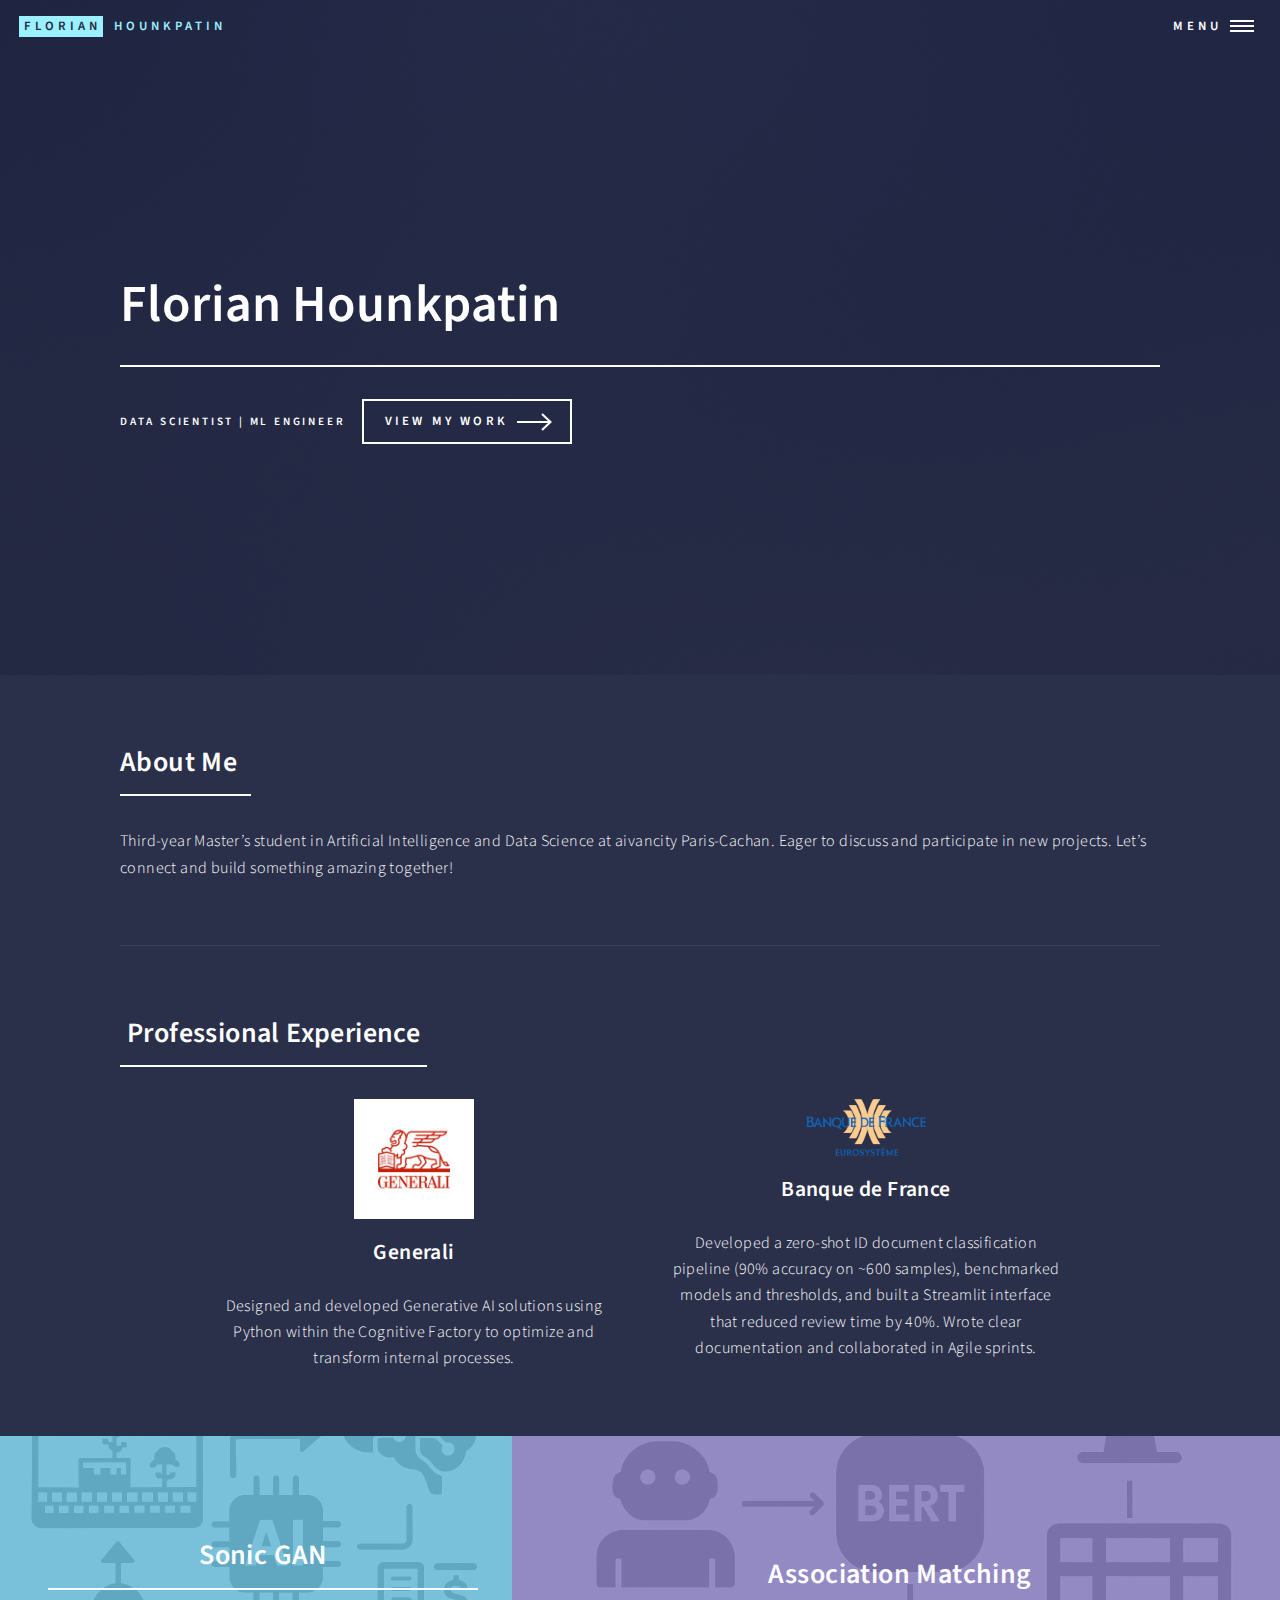
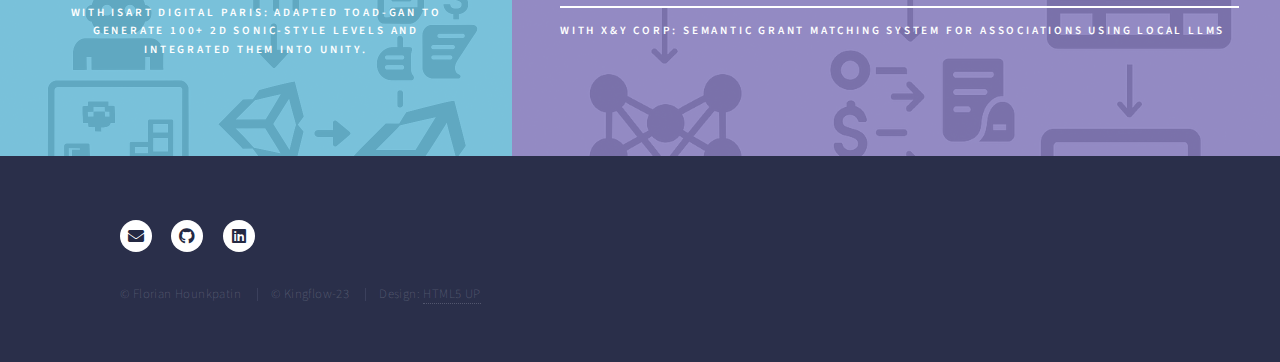
<file: experiences.html>
<!DOCTYPE HTML>
<html>
<head>
  <title>Florian Hounkpatin | Portfolio</title>
  <meta charset="utf-8" />
  <meta name="viewport" content="width=device-width, initial-scale=1, user-scalable=no" />
  <link rel="stylesheet" href="assets/css/main.css" />
  <noscript><link rel="stylesheet" href="assets/css/noscript.css" /></noscript>
</head>
<body class="is-preload">
  <div id="wrapper">

    <!-- Header -->
    <header id="header" class="alt">
      <a href="index.html" class="logo"><strong>Florian</strong> <span>Hounkpatin</span></a>
      <nav>
        <a href="#menu">Menu</a>
      </nav>
    </header>

    <!-- Menu -->
    <nav id="menu">
      <ul class="links">
        <li><a href="index.html">Home</a></li>
        <li><a href="about.html">About</a></li>
        <li><a href="experiences.html">Experience</a></li>
        <li><a href="projects.html">Projects</a></li>
        <li><a href="games.html">Games</a></li>
        <li><a href="index.html#skills">Skills</a></li>
      </ul>
    </nav>

    <!-- Banner -->
    <section id="banner" class="major">
      <div class="inner">
        <header class="major">
          <h1>Florian Hounkpatin</h1>
        </header>
        <div class="content">
          <p>Data Scientist | ML Engineer</p>
          <ul class="actions">
            <li><a href="#projects" class="button next scrolly">View My Work</a></li>
          </ul>
        </div>
      </div>
    </section>

    <!-- Main -->
    <div id="main">

      <!-- About -->
      <section id="about" class="inner">
        <header class="major"><h2>About Me</h2></header>
        <p>Third-year Master’s student in Artificial Intelligence and Data Science at aivancity Paris-Cachan. Eager to discuss and participate in new projects. Let&#8217;s connect and build something amazing together!</p>
      </section>
      </section>

      <section id="featured" class="inner">
        <header class="major" style="text-align: center;">
          <h2>Professional Experience</h2>
        </header>

        <div class="row" style="display: flex; justify-content: center; gap: 2rem; flex-wrap: wrap;">

          <div class="col-6 col-12-medium" style="text-align: center; max-width: 420px;">
            <div class="image" style="display: flex; justify-content: center; margin-bottom: 1rem;">
              <img src="images/generali.png" alt="Generali" style="max-width: 120px;" />
            </div>
            <h3>Generali</h3>
            <p>
              Designed and developed Generative AI solutions using Python within the Cognitive Factory
              to optimize and transform internal processes.
            </p>
          </div>

          <div class="col-6 col-12-medium" style="text-align: center; max-width: 420px;">
            <div class="image" style="display: flex; justify-content: center; margin-bottom: 1rem;">
              <img src="images/bdf.png" alt="Banque de France" style="max-width: 120px;" />
            </div>
            <h3>Banque de France</h3>
            <p>
              Developed a zero-shot ID document classification pipeline (90% accuracy on ~600 samples),
              benchmarked models and thresholds, and built a Streamlit interface that reduced review time by 40%.
              Wrote clear documentation and collaborated in Agile sprints.
            </p>
          </div>
        </div>
      </section>

      <!-- Projects -->
      <section id="projects" class="tiles">
        <article style="text-align: center;">
          <span class="image"><img src="images/sonic.png" alt="Sonic GAN" /></span>
          <header class="major">
            <h3><a href="https://github.com/vsx23733/SONIC-GAN" class="link" target="_blank">Sonic GAN</a></h3>
            <p>With Isart Digital Paris: adapted TOAD‑GAN to generate 100+ 2D Sonic‑style levels and integrated them into Unity.</p>
          </header>
        </article>
		    <article style="text-align: center;">
          <span class="image"><img src="images/XY.png" alt="Association Matching" /></span>
          <header class="major">
            <h3><a href="https://github.com/Kingflow-23/Association-matching" class="link" target="_blank">Association Matching</a></h3>
            <p>With X&Y Corp: Semantic grant matching system for associations using local LLMs</p>
          </header>
        </article>
      </section>

    <!-- Footer -->
    <footer id="footer">
      <div class="inner">
        <ul class="icons">
          <li><a href="mailto:florian.l.d.hounkpatin@gmail.com" class="icon solid alt fa-envelope"><span class="label">Email</span></a></li>
          <li><a href="https://github.com/Kingflow-23" class="icon brands alt fa-github"><span class="label">GitHub</span></a></li>
          <li><a href="https://www.linkedin.com/in/florian-hounkpatin/" class="icon brands alt fa-linkedin"><span class="label">LinkedIn</span></a></li>
        </ul>
        <ul class="copyright">
          <li>&copy; Florian Hounkpatin</li>
		  <li>&copy; Kingflow-23</li>
          <li>Design: <a href="https://html5up.net">HTML5 UP</a></li>
        </ul>
      </div>
    </footer>

  </div>

  <!-- Scripts -->
  <script src="assets/js/jquery.min.js"></script>
  <script src="assets/js/jquery.scrolly.min.js"></script>
  <script src="assets/js/jquery.scrollex.min.js"></script>
  <script src="assets/js/browser.min.js"></script>
  <script src="assets/js/breakpoints.min.js"></script>
  <script src="assets/js/util.js"></script>
  <script src="assets/js/main.js"></script>
</body>
</html>
</file>
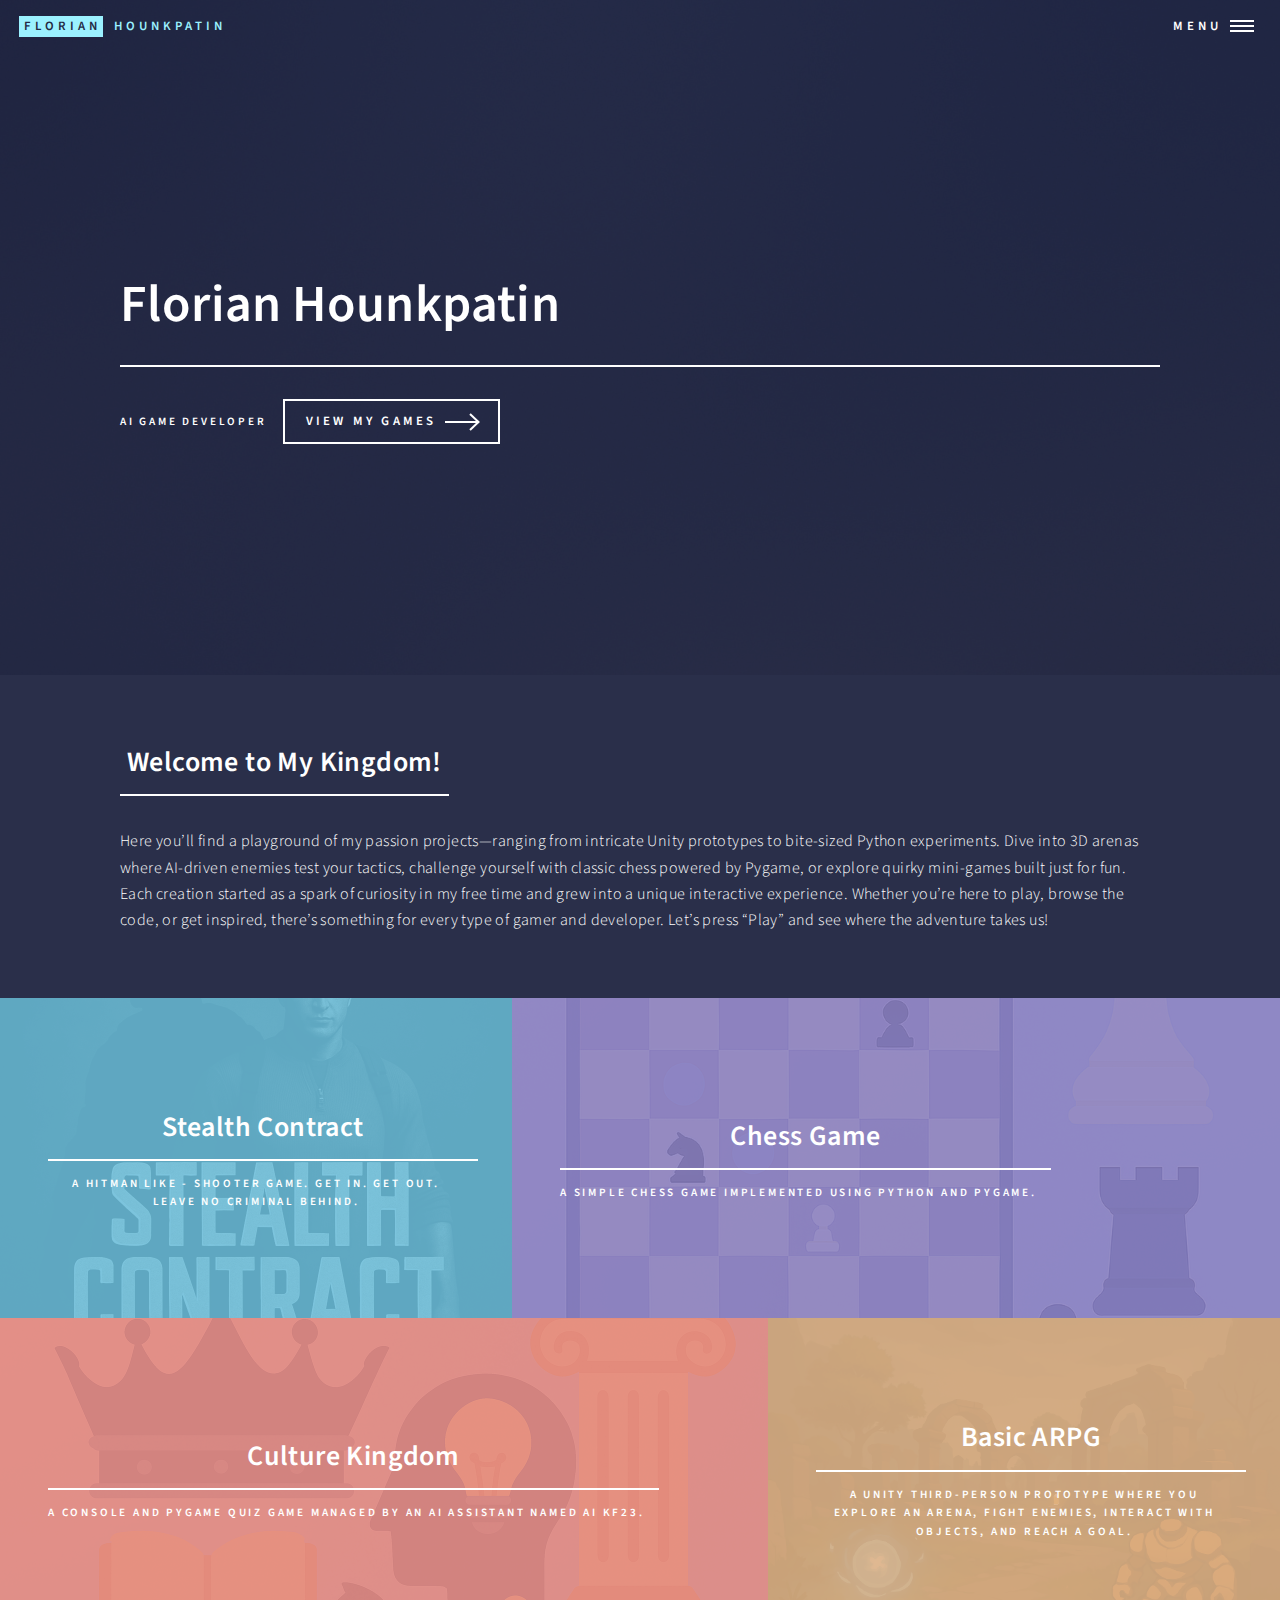
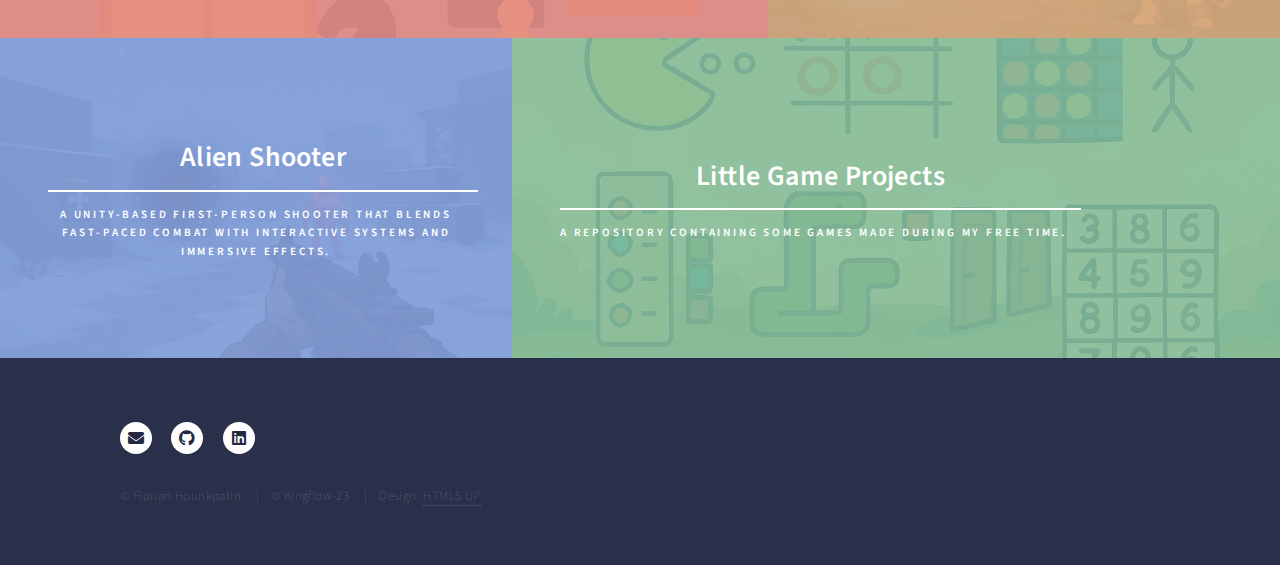
<file: games.html>
<!DOCTYPE HTML>
<html>
<head>
  <title>Florian Hounkpatin | Portfolio</title>
  <meta charset="utf-8" />
  <meta name="viewport" content="width=device-width, initial-scale=1, user-scalable=no" />
  <link rel="stylesheet" href="assets/css/main.css" />
  <noscript><link rel="stylesheet" href="assets/css/noscript.css" /></noscript>
</head>
<body class="is-preload">
  <div id="wrapper">

    <!-- Header -->
    <header id="header" class="alt">
      <a href="index.html" class="logo"><strong>Florian</strong> <span>Hounkpatin</span></a>
      <nav>
        <a href="#menu">Menu</a>
      </nav>
    </header>

    <!-- Menu -->
    <nav id="menu">
      <ul class="links">
        <li><a href="index.html">Home</a></li>
        <li><a href="about.html">About</a></li>
        <li><a href="experiences.html">Experience</a></li>
        <li><a href="projects.html">Projects</a></li>
        <li><a href="games.html">Games</a></li>
        <li><a href="index.html#skills">Skills</a></li>
      </ul>
    </nav>

    <!-- Banner -->
    <section id="banner" class="major">
      <div class="inner">
        <header class="major">
          <h1>Florian Hounkpatin</h1>
        </header>
        <div class="content">
          <p>AI Game developer</p>
          <ul class="actions">
            <li><a href="#projects" class="button next scrolly">View My Games</a></li>
          </ul>
        </div>
      </div>
    </section>

    <!-- Main -->
    <div id="main">

      <!-- About -->
      <section id="about-games" class="inner">
      <header class="major" style="text-align: center;">
        <h2>Welcome to My Kingdom!</h2>
      </header>
      <p>
        Here you’ll find a playground of my passion projects—ranging from intricate Unity prototypes to bite‑sized Python experiments.
        Dive into 3D arenas where AI‑driven enemies test your tactics, challenge yourself with classic chess powered by Pygame,
        or explore quirky mini‑games built just for fun. Each creation started as a spark of curiosity in my free time and grew
        into a unique interactive experience. Whether you’re here to play, browse the code, or get inspired, there’s something
        for every type of gamer and developer. Let’s press “Play” and see where the adventure takes us!
      </p>
    </section>

      <!-- Projects -->
      <section id="projects" class="tiles">
        <article style="text-align: center;">
          <span class="image"><img src="images/Icone.png" alt="Stealth Contract"'" /></span>
          <header class="major">
            <h3><a href="https://github.com/Kingflow-23/Stealth-Contract" class="link">Stealth Contract</a></h3>
            <p>A Hitman like - Shooter game. Get in. Get out. Leave no criminal behind.</p>
          </header>
        </article>
		    <article style="text-align: center;">
          <span class="image"><img src="images/chess.png" alt="Chess game" /></span>
          <header class="major">
            <h3><a href="https://github.com/Kingflow-23/Chess-game" class="link">Chess Game</a></h3>
            <p>A simple chess game implemented using Python and Pygame.</p>
          </header>
        </article>
		    <article style="text-align: center;">
          <span class="image"><img src="images/culture_kingdom.png" alt="Culture Kingdom" /></span>
          <header class="major">
            <h3><a href="https://github.com/Kingflow-23/Culture-Kingdom" class="link">Culture Kingdom</a></h3>
            <p>A console and pygame quiz game managed by an AI assistant named AI KF23.</p>
          </header>
        </article>
        <article style="text-align: center;">
          <span class="image"><img src="images/arpg.png" alt="Basic ARPG" /></span>
          <header class="major">
            <h3><a href="https://github.com/Kingflow-23/Basic-ARPG" class="link">Basic ARPG</a></h3>
            <p>A Unity third‑person prototype where you explore an arena, fight enemies, interact with objects, and reach a goal.</p>
          </header>
        </article>
        <article style="text-align: center;">
          <span class="image"><img src="images/alienshoot.png" alt="Alien Shooter" /></span>
          <header class="major">
            <h3><a href="https://github.com/Kingflow-23/Alien-Shooter" class="link">Alien Shooter</a></h3>
            <p>A Unity-based first-person shooter that blends fast-paced combat with interactive systems and immersive effects.</p>
          </header>
        </article>
		    <article style="text-align: center;">
          <span class="image"><img src="images/fun.png" alt="Unity Games Collection" /></span>
          <header class="major">
            <h3><a href="https://github.com/Kingflow-23/Funny-Games" class="link">Little Game Projects</a></h3>
            <p>A repository containing some games made during my free time.</p>
          </header>
        </article>
      </section>

    <!-- Footer -->
    <footer id="footer">
      <div class="inner">
        <ul class="icons">
          <li><a href="mailto:florian.l.d.hounkpatin@gmail.com" class="icon solid alt fa-envelope"><span class="label">Email</span></a></li>
          <li><a href="https://github.com/Kingflow-23" class="icon brands alt fa-github"><span class="label">GitHub</span></a></li>
          <li><a href="https://www.linkedin.com/in/florian-hounkpatin/" class="icon brands alt fa-linkedin"><span class="label">LinkedIn</span></a></li>
        </ul>
        <ul class="copyright">
          <li>&copy; Florian Hounkpatin</li>
		  <li>&copy; Kingflow-23</li>
          <li>Design: <a href="https://html5up.net">HTML5 UP</a></li>
        </ul>
      </div>
    </footer>

  </div>

  <!-- Scripts -->
  <script src="assets/js/jquery.min.js"></script>
  <script src="assets/js/jquery.scrolly.min.js"></script>
  <script src="assets/js/jquery.scrollex.min.js"></script>
  <script src="assets/js/browser.min.js"></script>
  <script src="assets/js/breakpoints.min.js"></script>
  <script src="assets/js/util.js"></script>
  <script src="assets/js/main.js"></script>
</body>
</html>
</file>
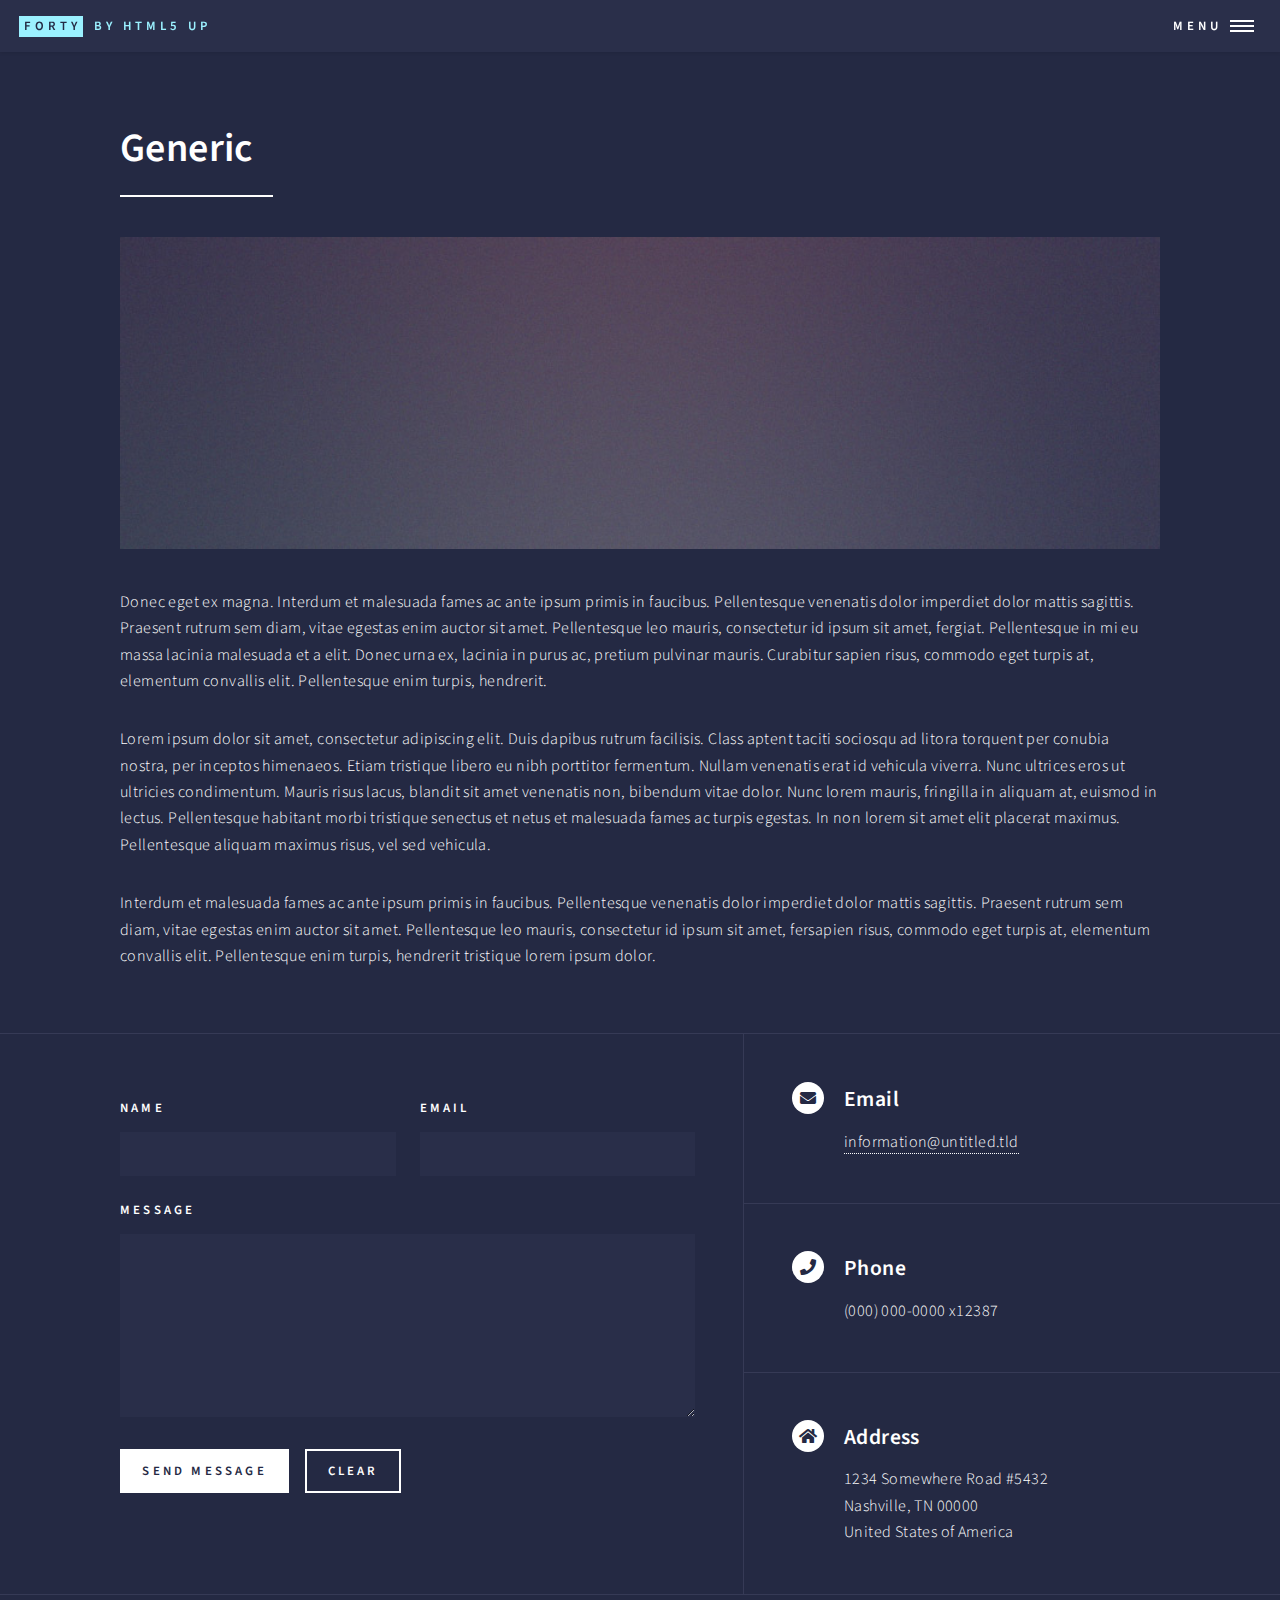
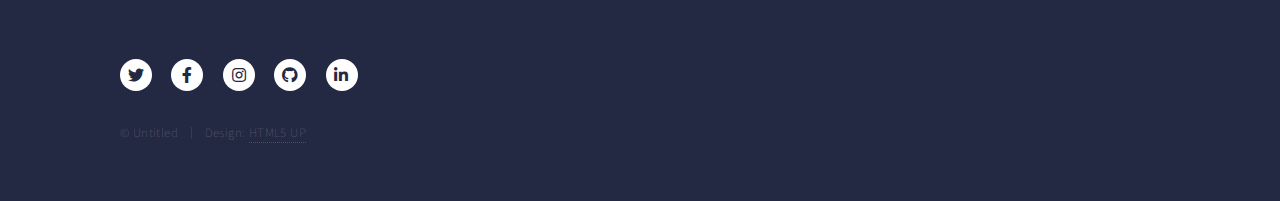
<file: generic.html>
<!DOCTYPE HTML>
<!--
	Forty by HTML5 UP
	html5up.net | @ajlkn
	Free for personal and commercial use under the CCA 3.0 license (html5up.net/license)
-->
<html>
	<head>
		<title>Generic - Forty by HTML5 UP</title>
		<meta charset="utf-8" />
		<meta name="viewport" content="width=device-width, initial-scale=1, user-scalable=no" />
		<link rel="stylesheet" href="assets/css/main.css" />
		<noscript><link rel="stylesheet" href="assets/css/noscript.css" /></noscript>
	</head>
	<body class="is-preload">

		<!-- Wrapper -->
			<div id="wrapper">

				<!-- Header -->
					<header id="header">
						<a href="index.html" class="logo"><strong>Forty</strong> <span>by HTML5 UP</span></a>
						<nav>
							<a href="#menu">Menu</a>
						</nav>
					</header>

				<!-- Menu -->
					<nav id="menu">
						<ul class="links">
							<li><a href="index.html">Home</a></li>
							<li><a href="landing.html">Landing</a></li>
							<li><a href="generic.html">Generic</a></li>
							<li><a href="elements.html">Elements</a></li>
						</ul>
						<ul class="actions stacked">
							<li><a href="#" class="button primary fit">Get Started</a></li>
							<li><a href="#" class="button fit">Log In</a></li>
						</ul>
					</nav>

				<!-- Main -->
					<div id="main" class="alt">

						<!-- One -->
							<section id="one">
								<div class="inner">
									<header class="major">
										<h1>Generic</h1>
									</header>
									<span class="image main"><img src="images/pic11.jpg" alt="" /></span>
									<p>Donec eget ex magna. Interdum et malesuada fames ac ante ipsum primis in faucibus. Pellentesque venenatis dolor imperdiet dolor mattis sagittis. Praesent rutrum sem diam, vitae egestas enim auctor sit amet. Pellentesque leo mauris, consectetur id ipsum sit amet, fergiat. Pellentesque in mi eu massa lacinia malesuada et a elit. Donec urna ex, lacinia in purus ac, pretium pulvinar mauris. Curabitur sapien risus, commodo eget turpis at, elementum convallis elit. Pellentesque enim turpis, hendrerit.</p>
									<p>Lorem ipsum dolor sit amet, consectetur adipiscing elit. Duis dapibus rutrum facilisis. Class aptent taciti sociosqu ad litora torquent per conubia nostra, per inceptos himenaeos. Etiam tristique libero eu nibh porttitor fermentum. Nullam venenatis erat id vehicula viverra. Nunc ultrices eros ut ultricies condimentum. Mauris risus lacus, blandit sit amet venenatis non, bibendum vitae dolor. Nunc lorem mauris, fringilla in aliquam at, euismod in lectus. Pellentesque habitant morbi tristique senectus et netus et malesuada fames ac turpis egestas. In non lorem sit amet elit placerat maximus. Pellentesque aliquam maximus risus, vel sed vehicula.</p>
									<p>Interdum et malesuada fames ac ante ipsum primis in faucibus. Pellentesque venenatis dolor imperdiet dolor mattis sagittis. Praesent rutrum sem diam, vitae egestas enim auctor sit amet. Pellentesque leo mauris, consectetur id ipsum sit amet, fersapien risus, commodo eget turpis at, elementum convallis elit. Pellentesque enim turpis, hendrerit tristique lorem ipsum dolor.</p>
								</div>
							</section>

					</div>

				<!-- Contact -->
					<section id="contact">
						<div class="inner">
							<section>
								<form method="post" action="#">
									<div class="fields">
										<div class="field half">
											<label for="name">Name</label>
											<input type="text" name="name" id="name" />
										</div>
										<div class="field half">
											<label for="email">Email</label>
											<input type="text" name="email" id="email" />
										</div>
										<div class="field">
											<label for="message">Message</label>
											<textarea name="message" id="message" rows="6"></textarea>
										</div>
									</div>
									<ul class="actions">
										<li><input type="submit" value="Send Message" class="primary" /></li>
										<li><input type="reset" value="Clear" /></li>
									</ul>
								</form>
							</section>
							<section class="split">
								<section>
									<div class="contact-method">
										<span class="icon solid alt fa-envelope"></span>
										<h3>Email</h3>
										<a href="#">information@untitled.tld</a>
									</div>
								</section>
								<section>
									<div class="contact-method">
										<span class="icon solid alt fa-phone"></span>
										<h3>Phone</h3>
										<span>(000) 000-0000 x12387</span>
									</div>
								</section>
								<section>
									<div class="contact-method">
										<span class="icon solid alt fa-home"></span>
										<h3>Address</h3>
										<span>1234 Somewhere Road #5432<br />
										Nashville, TN 00000<br />
										United States of America</span>
									</div>
								</section>
							</section>
						</div>
					</section>

				<!-- Footer -->
					<footer id="footer">
						<div class="inner">
							<ul class="icons">
								<li><a href="#" class="icon brands alt fa-twitter"><span class="label">Twitter</span></a></li>
								<li><a href="#" class="icon brands alt fa-facebook-f"><span class="label">Facebook</span></a></li>
								<li><a href="#" class="icon brands alt fa-instagram"><span class="label">Instagram</span></a></li>
								<li><a href="#" class="icon brands alt fa-github"><span class="label">GitHub</span></a></li>
								<li><a href="#" class="icon brands alt fa-linkedin-in"><span class="label">LinkedIn</span></a></li>
							</ul>
							<ul class="copyright">
								<li>&copy; Untitled</li><li>Design: <a href="https://html5up.net">HTML5 UP</a></li>
							</ul>
						</div>
					</footer>

			</div>

		<!-- Scripts -->
			<script src="assets/js/jquery.min.js"></script>
			<script src="assets/js/jquery.scrolly.min.js"></script>
			<script src="assets/js/jquery.scrollex.min.js"></script>
			<script src="assets/js/browser.min.js"></script>
			<script src="assets/js/breakpoints.min.js"></script>
			<script src="assets/js/util.js"></script>
			<script src="assets/js/main.js"></script>

	</body>
</html>
</file>
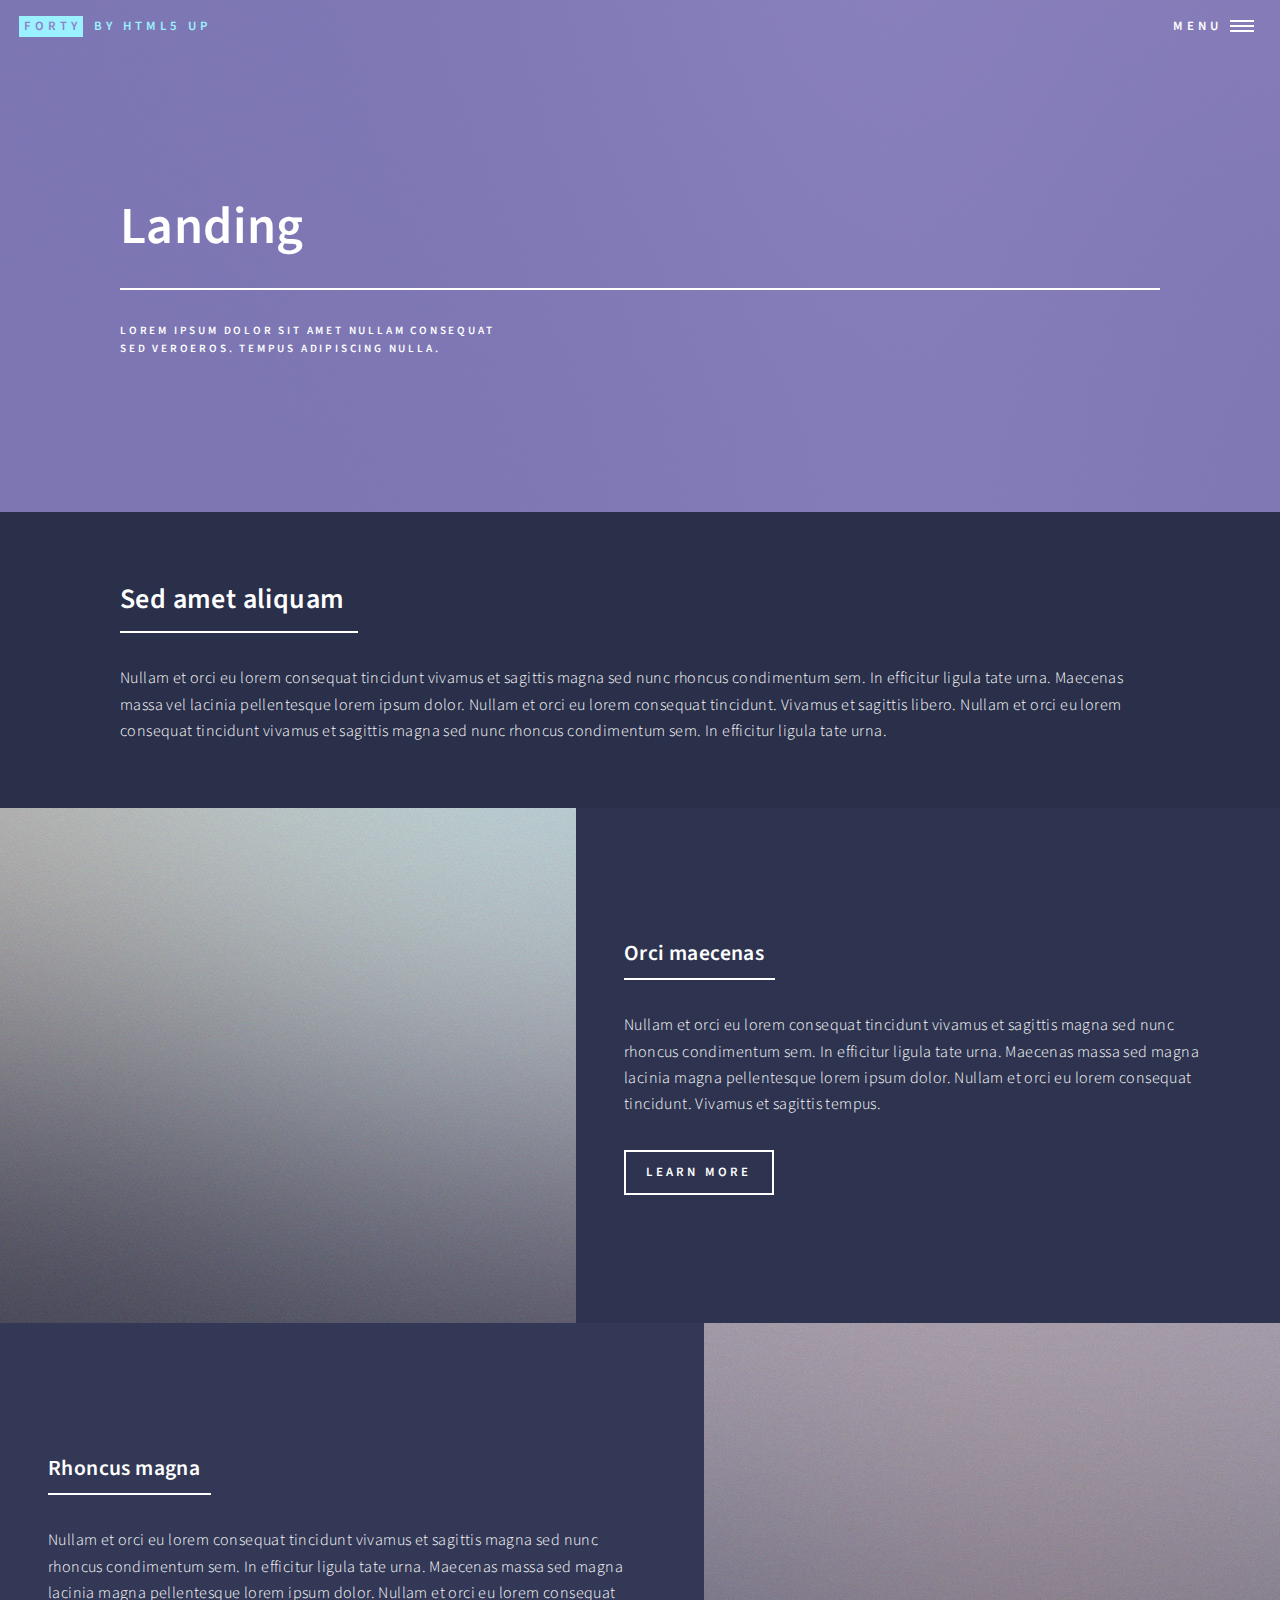
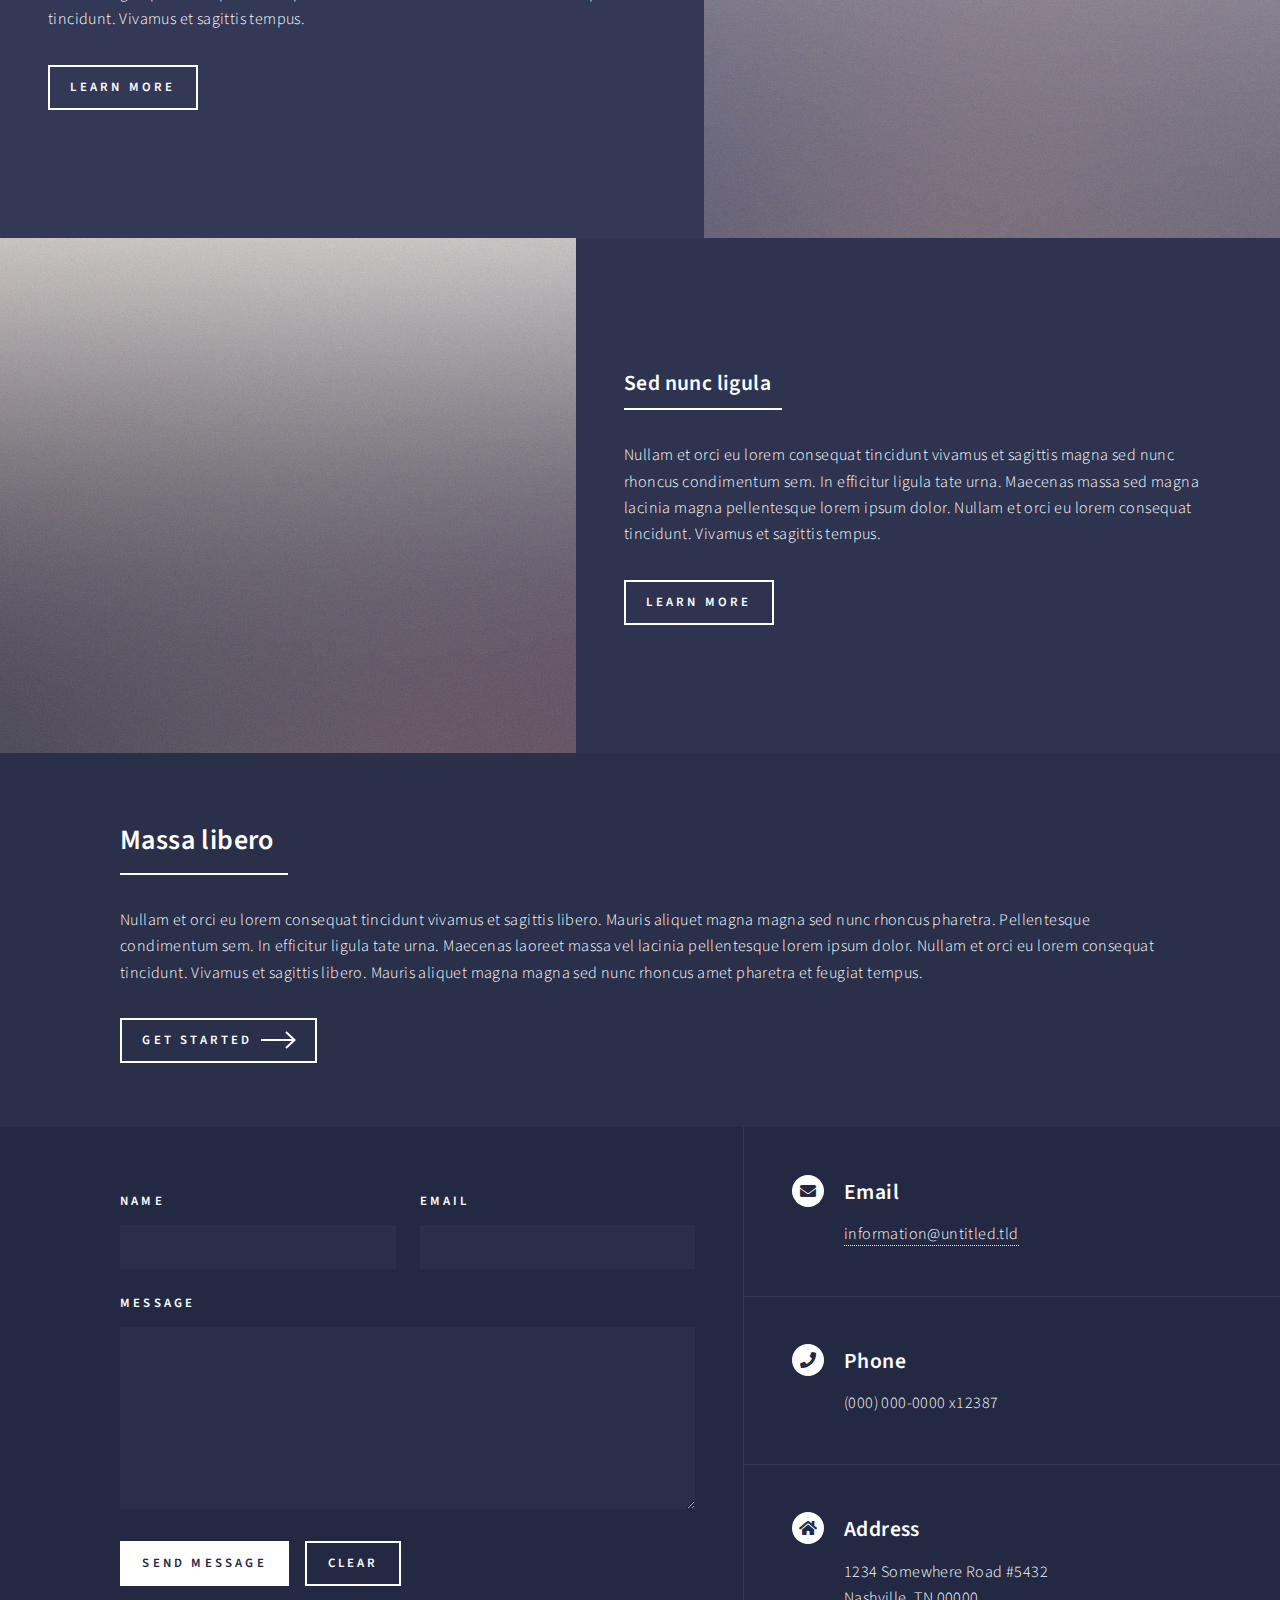
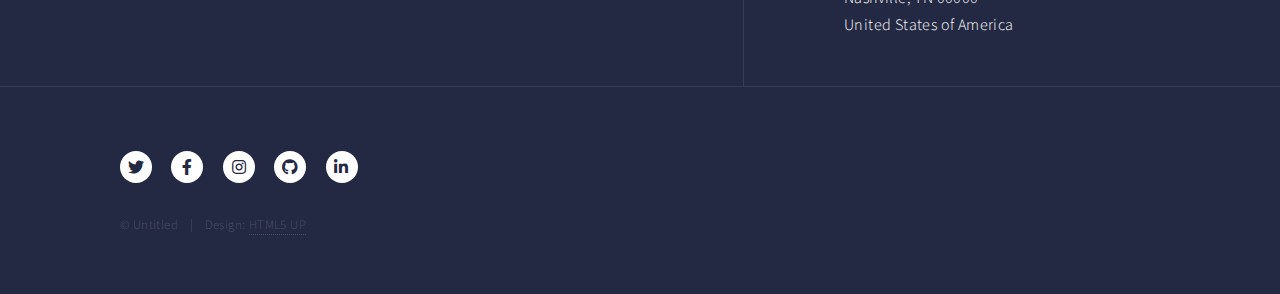
<file: landing.html>
<!DOCTYPE HTML>
<!--
	Forty by HTML5 UP
	html5up.net | @ajlkn
	Free for personal and commercial use under the CCA 3.0 license (html5up.net/license)
-->
<html>
	<head>
		<title>Landing - Forty by HTML5 UP</title>
		<meta charset="utf-8" />
		<meta name="viewport" content="width=device-width, initial-scale=1, user-scalable=no" />
		<link rel="stylesheet" href="assets/css/main.css" />
		<noscript><link rel="stylesheet" href="assets/css/noscript.css" /></noscript>
	</head>
	<body class="is-preload">

		<!-- Wrapper -->
			<div id="wrapper">

				<!-- Header -->
				<!-- Note: The "styleN" class below should match that of the banner element. -->
					<header id="header" class="alt style2">
						<a href="index.html" class="logo"><strong>Forty</strong> <span>by HTML5 UP</span></a>
						<nav>
							<a href="#menu">Menu</a>
						</nav>
					</header>

				<!-- Menu -->
					<nav id="menu">
						<ul class="links">
							<li><a href="index.html">Home</a></li>
							<li><a href="landing.html">Landing</a></li>
							<li><a href="generic.html">Generic</a></li>
							<li><a href="elements.html">Elements</a></li>
						</ul>
						<ul class="actions stacked">
							<li><a href="#" class="button primary fit">Get Started</a></li>
							<li><a href="#" class="button fit">Log In</a></li>
						</ul>
					</nav>

				<!-- Banner -->
				<!-- Note: The "styleN" class below should match that of the header element. -->
					<section id="banner" class="style2">
						<div class="inner">
							<span class="image">
								<img src="images/pic07.jpg" alt="" />
							</span>
							<header class="major">
								<h1>Landing</h1>
							</header>
							<div class="content">
								<p>Lorem ipsum dolor sit amet nullam consequat<br />
								sed veroeros. tempus adipiscing nulla.</p>
							</div>
						</div>
					</section>

				<!-- Main -->
					<div id="main">

						<!-- One -->
							<section id="one">
								<div class="inner">
									<header class="major">
										<h2>Sed amet aliquam</h2>
									</header>
									<p>Nullam et orci eu lorem consequat tincidunt vivamus et sagittis magna sed nunc rhoncus condimentum sem. In efficitur ligula tate urna. Maecenas massa vel lacinia pellentesque lorem ipsum dolor. Nullam et orci eu lorem consequat tincidunt. Vivamus et sagittis libero. Nullam et orci eu lorem consequat tincidunt vivamus et sagittis magna sed nunc rhoncus condimentum sem. In efficitur ligula tate urna.</p>
								</div>
							</section>

						<!-- Two -->
							<section id="two" class="spotlights">
								<section>
									<a href="generic.html" class="image">
										<img src="images/pic08.jpg" alt="" data-position="center center" />
									</a>
									<div class="content">
										<div class="inner">
											<header class="major">
												<h3>Orci maecenas</h3>
											</header>
											<p>Nullam et orci eu lorem consequat tincidunt vivamus et sagittis magna sed nunc rhoncus condimentum sem. In efficitur ligula tate urna. Maecenas massa sed magna lacinia magna pellentesque lorem ipsum dolor. Nullam et orci eu lorem consequat tincidunt. Vivamus et sagittis tempus.</p>
											<ul class="actions">
												<li><a href="generic.html" class="button">Learn more</a></li>
											</ul>
										</div>
									</div>
								</section>
								<section>
									<a href="generic.html" class="image">
										<img src="images/pic09.jpg" alt="" data-position="top center" />
									</a>
									<div class="content">
										<div class="inner">
											<header class="major">
												<h3>Rhoncus magna</h3>
											</header>
											<p>Nullam et orci eu lorem consequat tincidunt vivamus et sagittis magna sed nunc rhoncus condimentum sem. In efficitur ligula tate urna. Maecenas massa sed magna lacinia magna pellentesque lorem ipsum dolor. Nullam et orci eu lorem consequat tincidunt. Vivamus et sagittis tempus.</p>
											<ul class="actions">
												<li><a href="generic.html" class="button">Learn more</a></li>
											</ul>
										</div>
									</div>
								</section>
								<section>
									<a href="generic.html" class="image">
										<img src="images/pic10.jpg" alt="" data-position="25% 25%" />
									</a>
									<div class="content">
										<div class="inner">
											<header class="major">
												<h3>Sed nunc ligula</h3>
											</header>
											<p>Nullam et orci eu lorem consequat tincidunt vivamus et sagittis magna sed nunc rhoncus condimentum sem. In efficitur ligula tate urna. Maecenas massa sed magna lacinia magna pellentesque lorem ipsum dolor. Nullam et orci eu lorem consequat tincidunt. Vivamus et sagittis tempus.</p>
											<ul class="actions">
												<li><a href="generic.html" class="button">Learn more</a></li>
											</ul>
										</div>
									</div>
								</section>
							</section>

						<!-- Three -->
							<section id="three">
								<div class="inner">
									<header class="major">
										<h2>Massa libero</h2>
									</header>
									<p>Nullam et orci eu lorem consequat tincidunt vivamus et sagittis libero. Mauris aliquet magna magna sed nunc rhoncus pharetra. Pellentesque condimentum sem. In efficitur ligula tate urna. Maecenas laoreet massa vel lacinia pellentesque lorem ipsum dolor. Nullam et orci eu lorem consequat tincidunt. Vivamus et sagittis libero. Mauris aliquet magna magna sed nunc rhoncus amet pharetra et feugiat tempus.</p>
									<ul class="actions">
										<li><a href="generic.html" class="button next">Get Started</a></li>
									</ul>
								</div>
							</section>

					</div>

				<!-- Contact -->
					<section id="contact">
						<div class="inner">
							<section>
								<form method="post" action="#">
									<div class="fields">
										<div class="field half">
											<label for="name">Name</label>
											<input type="text" name="name" id="name" />
										</div>
										<div class="field half">
											<label for="email">Email</label>
											<input type="text" name="email" id="email" />
										</div>
										<div class="field">
											<label for="message">Message</label>
											<textarea name="message" id="message" rows="6"></textarea>
										</div>
									</div>
									<ul class="actions">
										<li><input type="submit" value="Send Message" class="primary" /></li>
										<li><input type="reset" value="Clear" /></li>
									</ul>
								</form>
							</section>
							<section class="split">
								<section>
									<div class="contact-method">
										<span class="icon solid alt fa-envelope"></span>
										<h3>Email</h3>
										<a href="#">information@untitled.tld</a>
									</div>
								</section>
								<section>
									<div class="contact-method">
										<span class="icon solid alt fa-phone"></span>
										<h3>Phone</h3>
										<span>(000) 000-0000 x12387</span>
									</div>
								</section>
								<section>
									<div class="contact-method">
										<span class="icon solid alt fa-home"></span>
										<h3>Address</h3>
										<span>1234 Somewhere Road #5432<br />
										Nashville, TN 00000<br />
										United States of America</span>
									</div>
								</section>
							</section>
						</div>
					</section>

				<!-- Footer -->
					<footer id="footer">
						<div class="inner">
							<ul class="icons">
								<li><a href="#" class="icon brands alt fa-twitter"><span class="label">Twitter</span></a></li>
								<li><a href="#" class="icon brands alt fa-facebook-f"><span class="label">Facebook</span></a></li>
								<li><a href="#" class="icon brands alt fa-instagram"><span class="label">Instagram</span></a></li>
								<li><a href="#" class="icon brands alt fa-github"><span class="label">GitHub</span></a></li>
								<li><a href="#" class="icon brands alt fa-linkedin-in"><span class="label">LinkedIn</span></a></li>
							</ul>
							<ul class="copyright">
								<li>&copy; Untitled</li><li>Design: <a href="https://html5up.net">HTML5 UP</a></li>
							</ul>
						</div>
					</footer>

			</div>

		<!-- Scripts -->
			<script src="assets/js/jquery.min.js"></script>
			<script src="assets/js/jquery.scrolly.min.js"></script>
			<script src="assets/js/jquery.scrollex.min.js"></script>
			<script src="assets/js/browser.min.js"></script>
			<script src="assets/js/breakpoints.min.js"></script>
			<script src="assets/js/util.js"></script>
			<script src="assets/js/main.js"></script>

	</body>
</html>
</file>
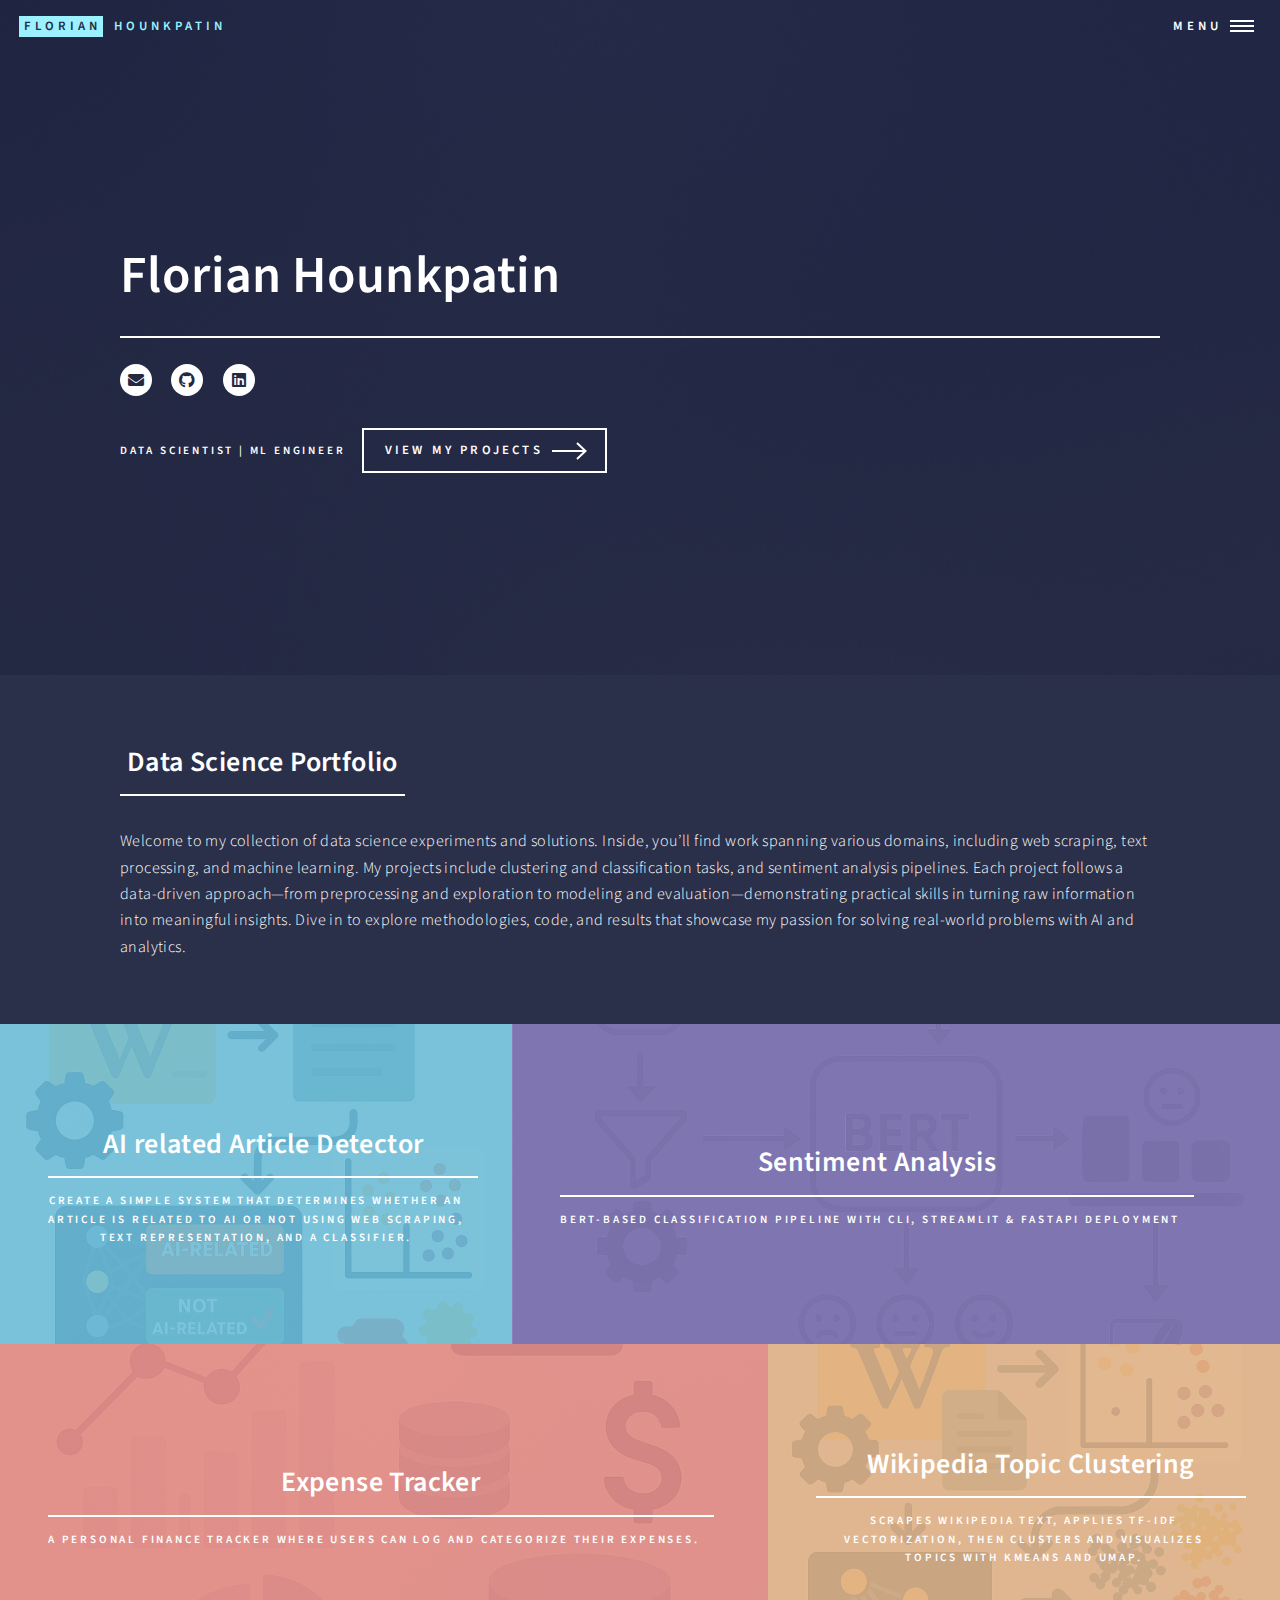
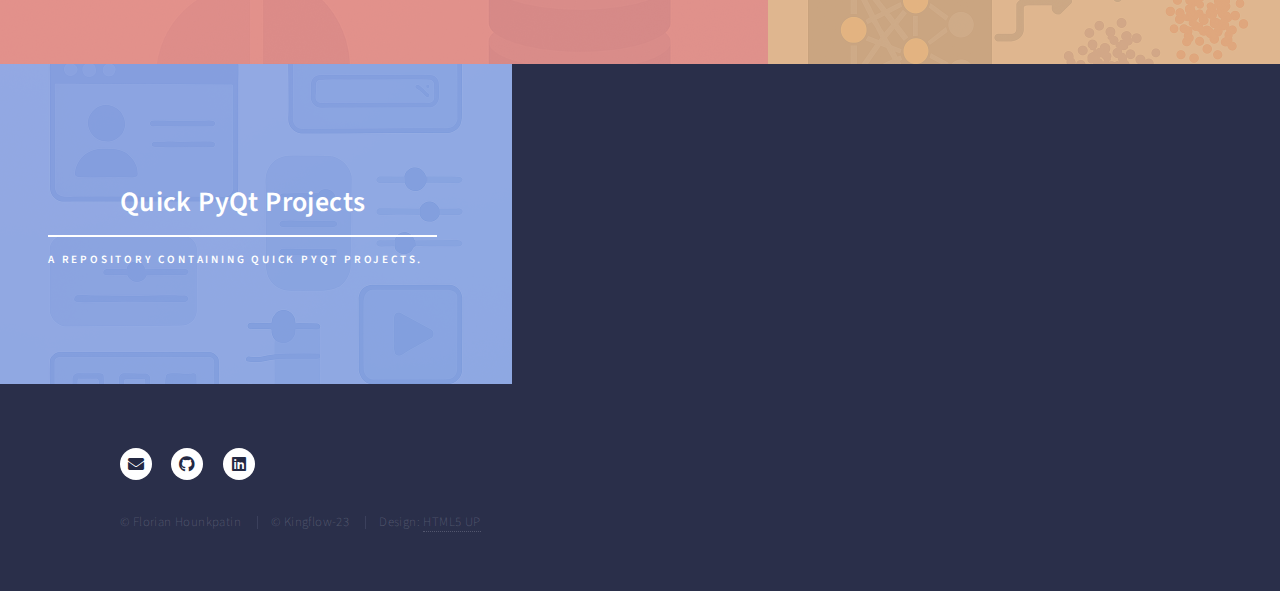
<file: projects.html>
<!DOCTYPE HTML>
<html>
<head>
  <title>Florian Hounkpatin | Portfolio</title>
  <meta charset="utf-8" />
  <meta name="viewport" content="width=device-width, initial-scale=1, user-scalable=no" />
  <link rel="stylesheet" href="assets/css/main.css" />
  <noscript><link rel="stylesheet" href="assets/css/noscript.css" /></noscript>
</head>
<body class="is-preload">
  <div id="wrapper">

    <!-- Header -->
    <header id="header" class="alt">
      <a href="index.html" class="logo"><strong>Florian</strong> <span>Hounkpatin</span></a>
      <nav>
        <a href="#menu">Menu</a>
      </nav>
    </header>

    <!-- Menu -->
    <nav id="menu">
      <ul class="links">
        <li><a href="index.html">Home</a></li>
        <li><a href="about.html">About</a></li>
        <li><a href="experiences.html">Experience</a></li>
        <li><a href="projects.html">Projects</a></li>
        <li><a href="games.html">Games</a></li>
        <li><a href="index.html#skills">Skills</a></li>
      </ul>
    </nav>

    <!-- Banner -->
    <section id="banner" class="major">
      <div class="inner">
        <header class="major">
          <h1>Florian Hounkpatin</h1>
          <ul class="icons">
            <li><a href="mailto:florian.l.d.hounkpatin@gmail.com" class="icon solid alt fa-envelope"><span class="label">Email</span></a></li>
            <li><a href="https://github.com/Kingflow-23" class="icon brands alt fa-github"><span class="label">GitHub</span></a></li>
            <li><a href="https://www.linkedin.com/in/florian-hounkpatin/" class="icon brands alt fa-linkedin"><span class="label">LinkedIn</span></a></li>
          </ul>
        </header>
        <div class="content">
          <p>Data Scientist | ML Engineer</p>
          <ul class="actions">
            <li><a href="#projects" class="button next scrolly">View My Projects</a></li>
          </ul>
        </div>
      </div>
    </section>

    <!-- Main -->
    <div id="main">

      <!-- About -->
      <section id="data-intro" class="inner">
      <header class="major" style="text-align: center;">
        <h2>Data Science Portfolio</h2>
      </header>
      <p>
        Welcome to my collection of data science experiments and solutions. Inside, you’ll find work spanning various domains, including
        web scraping, text processing, and machine learning. My projects include clustering and classification tasks, and sentiment analysis pipelines. Each project follows a data‑driven approach—from 
        preprocessing and exploration to modeling and evaluation—demonstrating practical skills in turning raw information into 
        meaningful insights. Dive in to explore methodologies, code, and results that showcase my passion for solving real‑world 
        problems with AI and analytics.
      </p>
    </section>

      <!-- Projects -->
      <section id="projects" class="tiles">
        <article style="text-align: center;">
          <span class="image"><img src="images/aiia.png" alt="AI related Article Detector" /></span>
          <header class="major">
            <h3><a href="https://github.com/Kingflow-23/AI-related-article-detector" class="link" target="_blank">AI related Article Detector</a></h3>
            <p>Create a simple system that determines whether an article is related to AI or not using web scraping, text representation, and a classifier.</p>
          </header>
        </article>
		    <article style="text-align: center;">
          <span class="image"><img src="images/sentiment_analysis.png" alt="Sentiment Analysis" /></span>
          <header class="major">
            <h3><a href="https://github.com/Kingflow-23/Sentiment-Analysis-project" class="link" target="_blank">Sentiment Analysis</a></h3>
            <p>BERT-based classification pipeline with CLI, Streamlit & FastAPI deployment</p>
          </header>
        </article>
        <article style="text-align: center;">
          <span class="image"><img src="images/Expense.png" alt="Expense Tracker" /></span>
          <header class="major">
            <h3><a href="https://github.com/Kingflow-23/Expense-Tracker" class="link" target="_blank">Expense Tracker</a></h3>
            <p>A personal finance tracker where users can log and categorize their expenses.</p>
          </header>
        </article>
		    <article style="text-align: center;">
          <span class="image"><img src="images/Wiki.png" alt="Wikipedia Topic Clustering" /></span>
          <header class="major">
            <h3><a href="https://github.com/Kingflow-23/wikipedia-topic-clustering" class="link" target="_blank">Wikipedia Topic Clustering</a></h3>
            <p>Scrapes Wikipedia text, applies TF‑IDF vectorization, then clusters and visualizes topics with KMeans and UMAP.</p>
          </header>
        </article>
        <article style="text-align: center;">
          <span class="image"><img src="images/pyqt.png" alt="Quick PyQt Projects" /></span>
          <header class="major">
            <h3><a href="https://github.com/Kingflow-23/Quick-PyQt-projects" class="link" target="_blank">Quick PyQt Projects</a></h3>
            <p>A repository containing quick PyQt projects.</p>
          </header>
        </article>
      </section>

    <!-- Footer -->
    <footer id="footer">
      <div class="inner">
        <ul class="icons">
          <li><a href="mailto:florian.l.d.hounkpatin@gmail.com" class="icon solid alt fa-envelope"><span class="label">Email</span></a></li>
          <li><a href="https://github.com/Kingflow-23" class="icon brands alt fa-github"><span class="label">GitHub</span></a></li>
          <li><a href="https://www.linkedin.com/in/florian-hounkpatin/" class="icon brands alt fa-linkedin"><span class="label">LinkedIn</span></a></li>
        </ul>
        <ul class="copyright">
          <li>&copy; Florian Hounkpatin</li>
		  <li>&copy; Kingflow-23</li>
          <li>Design: <a href="https://html5up.net">HTML5 UP</a></li>
        </ul>
      </div>
    </footer>

  </div>

  <!-- Scripts -->
  <script src="assets/js/jquery.min.js"></script>
  <script src="assets/js/jquery.scrolly.min.js"></script>
  <script src="assets/js/jquery.scrollex.min.js"></script>
  <script src="assets/js/browser.min.js"></script>
  <script src="assets/js/breakpoints.min.js"></script>
  <script src="assets/js/util.js"></script>
  <script src="assets/js/main.js"></script>
</body>
</html>
</file>
<file: assets/css/noscript.css>
/*
	Forty by HTML5 UP
	html5up.net | @ajlkn
	Free for personal and commercial use under the CCA 3.0 license (html5up.net/license)
*/

/* Banner */

	body.is-preload #banner:after {
		opacity: 0.85;
	}

	body.is-preload #banner > .inner {
		-moz-filter: none;
		-webkit-filter: none;
		-ms-filter: none;
		filter: none;
		-moz-transform: none;
		-webkit-transform: none;
		-ms-transform: none;
		transform: none;
		opacity: 1;
	}
</file>
<file: assets/css/main.css>
@import url(fontawesome-all.min.css);
@import url("https://fonts.googleapis.com/css?family=Source+Sans+Pro:300,300italic,600,600italic");

/*
	Forty by HTML5 UP
	html5up.net | @ajlkn
	Free for personal and commercial use under the CCA 3.0 license (html5up.net/license)
*/

html, body, div, span, applet, object,
iframe, h1, h2, h3, h4, h5, h6, p, blockquote,
pre, a, abbr, acronym, address, big, cite,
code, del, dfn, em, img, ins, kbd, q, s, samp,
small, strike, strong, sub, sup, tt, var, b,
u, i, center, dl, dt, dd, ol, ul, li, fieldset,
form, label, legend, table, caption, tbody,
tfoot, thead, tr, th, td, article, aside,
canvas, details, embed, figure, figcaption,
footer, header, hgroup, menu, nav, output, ruby,
section, summary, time, mark, audio, video {
	margin: 0;
	padding: 0;
	border: 0;
	font-size: 100%;
	font: inherit;
	vertical-align: baseline;}

article, aside, details, figcaption, figure,
footer, header, hgroup, menu, nav, section {
	display: block;}

body {
	line-height: 1;
}

ol, ul {
	list-style: none;
}

blockquote, q {
	quotes: none;
}

	blockquote:before, blockquote:after, q:before, q:after {
		content: '';
		content: none;
	}

table {
	border-collapse: collapse;
	border-spacing: 0;
}

body {
	-webkit-text-size-adjust: none;
}

mark {
	background-color: transparent;
	color: inherit;
}

input::-moz-focus-inner {
	border: 0;
	padding: 0;
}

input, select, textarea {
	-moz-appearance: none;
	-webkit-appearance: none;
	-ms-appearance: none;
	appearance: none;
}

/* Basic */

	@-ms-viewport {
		width: device-width;
	}

	body {
		-ms-overflow-style: scrollbar;
	}

	@media screen and (max-width: 480px) {

		html, body {
			min-width: 320px;
		}

	}

	html {
		box-sizing: border-box;
	}

	*, *:before, *:after {
		box-sizing: inherit;
	}

	body {
		background: #242943;
	}

		body.is-preload *, body.is-preload *:before, body.is-preload *:after {
			-moz-animation: none !important;
			-webkit-animation: none !important;
			-ms-animation: none !important;
			animation: none !important;
			-moz-transition: none !important;
			-webkit-transition: none !important;
			-ms-transition: none !important;
			transition: none !important;
		}

/* Type */

	body, input, select, textarea {
		color: #ffffff;
		font-family: "Source Sans Pro", Helvetica, sans-serif;
		font-size: 17pt;
		font-weight: 300;
		letter-spacing: 0.025em;
		line-height: 1.65;
	}

		@media screen and (max-width: 1680px) {

			body, input, select, textarea {
				font-size: 14pt;
			}

		}

		@media screen and (max-width: 1280px) {

			body, input, select, textarea {
				font-size: 12pt;
			}

		}

		@media screen and (max-width: 360px) {

			body, input, select, textarea {
				font-size: 11pt;
			}

		}

	a {
		-moz-transition: color 0.2s ease-in-out, border-bottom-color 0.2s ease-in-out;
		-webkit-transition: color 0.2s ease-in-out, border-bottom-color 0.2s ease-in-out;
		-ms-transition: color 0.2s ease-in-out, border-bottom-color 0.2s ease-in-out;
		transition: color 0.2s ease-in-out, border-bottom-color 0.2s ease-in-out;
		border-bottom: dotted 1px;
		color: inherit;
		text-decoration: none;
	}

		a:hover {
			border-bottom-color: transparent;
			color: #9bf1ff !important;
		}

		a:active {
			color: #53e3fb !important;
		}

	strong, b {
		color: #ffffff;
		font-weight: 600;
	}

	em, i {
		font-style: italic;
	}

	p {
		margin: 0 0 2em 0;
	}

	h1, h2, h3, h4, h5, h6 {
		color: #ffffff;
		font-weight: 600;
		line-height: 1.65;
		margin: 0 0 1em 0;
	}

		h1 a, h2 a, h3 a, h4 a, h5 a, h6 a {
			color: inherit;
			border-bottom: 0;
		}

	h1 {
		font-size: 2.5em;
	}

	h2 {
		font-size: 1.75em;
	}

	h3 {
		font-size: 1.35em;
	}

	h4 {
		font-size: 1.1em;
	}

	h5 {
		font-size: 0.9em;
	}

	h6 {
		font-size: 0.7em;
	}

	@media screen and (max-width: 736px) {

		h1 {
			font-size: 2em;
		}

		h2 {
			font-size: 1.5em;
		}

		h3 {
			font-size: 1.25em;
		}

	}

	sub {
		font-size: 0.8em;
		position: relative;
		top: 0.5em;
	}

	sup {
		font-size: 0.8em;
		position: relative;
		top: -0.5em;
	}

	blockquote {
		border-left: solid 4px rgba(212, 212, 255, 0.1);
		font-style: italic;
		margin: 0 0 2em 0;
		padding: 0.5em 0 0.5em 2em;
	}

	code {
		background: rgba(212, 212, 255, 0.035);
		font-family: "Courier New", monospace;
		font-size: 0.9em;
		margin: 0 0.25em;
		padding: 0.25em 0.65em;
	}

	pre {
		-webkit-overflow-scrolling: touch;
		font-family: "Courier New", monospace;
		font-size: 0.9em;
		margin: 0 0 2em 0;
	}

		pre code {
			display: block;
			line-height: 1.75;
			padding: 1em 1.5em;
			overflow-x: auto;
		}

	hr {
		border: 0;
		border-bottom: solid 1px rgba(212, 212, 255, 0.1);
		margin: 2em 0;
	}

		hr.major {
			margin: 3em 0;
		}

	.align-left {
		text-align: left;
	}

	.align-center {
		text-align: center;
	}

	.align-right {
		text-align: right;
	}

/* Row */

	.row {
		display: flex;
		flex-wrap: wrap;
		box-sizing: border-box;
		align-items: stretch;
	}

		.row > * {
			box-sizing: border-box;
		}

		.row.gtr-uniform > * > :last-child {
			margin-bottom: 0;
		}

		.row.aln-left {
			justify-content: flex-start;
		}

		.row.aln-center {
			justify-content: center;
		}

		.row.aln-right {
			justify-content: flex-end;
		}

		.row.aln-top {
			align-items: flex-start;
		}

		.row.aln-middle {
			align-items: center;
		}

		.row.aln-bottom {
			align-items: flex-end;
		}

		.row > .imp {
			order: -1;
		}

		.row > .col-1 {
			width: 8.33333%;
		}

		.row > .off-1 {
			margin-left: 8.33333%;
		}

		.row > .col-2 {
			width: 16.66667%;
		}

		.row > .off-2 {
			margin-left: 16.66667%;
		}

		.row > .col-3 {
			width: 25%;
		}

		.row > .off-3 {
			margin-left: 25%;
		}

		.row > .col-4 {
			width: 33.33333%;
		}

		.row > .off-4 {
			margin-left: 33.33333%;
		}

		.row > .col-5 {
			width: 41.66667%;
		}

		.row > .off-5 {
			margin-left: 41.66667%;
		}

		.row > .col-6 {
			width: 50%;
		}

		.row > .off-6 {
			margin-left: 50%;
		}

		.row > .col-7 {
			width: 58.33333%;
		}

		.row > .off-7 {
			margin-left: 58.33333%;
		}

		.row > .col-8 {
			width: 66.66667%;
		}

		.row > .off-8 {
			margin-left: 66.66667%;
		}

		.row > .col-9 {
			width: 75%;
		}

		.row > .off-9 {
			margin-left: 75%;
		}

		.row > .col-10 {
			width: 83.33333%;
		}

		.row > .off-10 {
			margin-left: 83.33333%;
		}

		.row > .col-11 {
			width: 91.66667%;
		}

		.row > .off-11 {
			margin-left: 91.66667%;
		}

		.row > .col-12 {
			width: 100%;
		}

		.row > .off-12 {
			margin-left: 100%;
		}

		.row.gtr-0 {
			margin-top: 0;
			margin-left: 0em;
		}

			.row.gtr-0 > * {
				padding: 0 0 0 0em;
			}

			.row.gtr-0.gtr-uniform {
				margin-top: 0em;
			}

				.row.gtr-0.gtr-uniform > * {
					padding-top: 0em;
				}

		.row.gtr-25 {
			margin-top: 0;
			margin-left: -0.5em;
		}

			.row.gtr-25 > * {
				padding: 0 0 0 0.5em;
			}

			.row.gtr-25.gtr-uniform {
				margin-top: -0.5em;
			}

				.row.gtr-25.gtr-uniform > * {
					padding-top: 0.5em;
				}

		.row.gtr-50 {
			margin-top: 0;
			margin-left: -1em;
		}

			.row.gtr-50 > * {
				padding: 0 0 0 1em;
			}

			.row.gtr-50.gtr-uniform {
				margin-top: -1em;
			}

				.row.gtr-50.gtr-uniform > * {
					padding-top: 1em;
				}

		.row {
			margin-top: 0;
			margin-left: -2em;
		}

			.row > * {
				padding: 0 0 0 2em;
			}

			.row.gtr-uniform {
				margin-top: -2em;
			}

				.row.gtr-uniform > * {
					padding-top: 2em;
				}

		.row.gtr-150 {
			margin-top: 0;
			margin-left: -3em;
		}

			.row.gtr-150 > * {
				padding: 0 0 0 3em;
			}

			.row.gtr-150.gtr-uniform {
				margin-top: -3em;
			}

				.row.gtr-150.gtr-uniform > * {
					padding-top: 3em;
				}

		.row.gtr-200 {
			margin-top: 0;
			margin-left: -4em;
		}

			.row.gtr-200 > * {
				padding: 0 0 0 4em;
			}

			.row.gtr-200.gtr-uniform {
				margin-top: -4em;
			}

				.row.gtr-200.gtr-uniform > * {
					padding-top: 4em;
				}

		@media screen and (max-width: 1680px) {

			.row {
				display: flex;
				flex-wrap: wrap;
				box-sizing: border-box;
				align-items: stretch;
			}

				.row > * {
					box-sizing: border-box;
				}

				.row.gtr-uniform > * > :last-child {
					margin-bottom: 0;
				}

				.row.aln-left {
					justify-content: flex-start;
				}

				.row.aln-center {
					justify-content: center;
				}

				.row.aln-right {
					justify-content: flex-end;
				}

				.row.aln-top {
					align-items: flex-start;
				}

				.row.aln-middle {
					align-items: center;
				}

				.row.aln-bottom {
					align-items: flex-end;
				}

				.row > .imp-xlarge {
					order: -1;
				}

				.row > .col-1-xlarge {
					width: 8.33333%;
				}

				.row > .off-1-xlarge {
					margin-left: 8.33333%;
				}

				.row > .col-2-xlarge {
					width: 16.66667%;
				}

				.row > .off-2-xlarge {
					margin-left: 16.66667%;
				}

				.row > .col-3-xlarge {
					width: 25%;
				}

				.row > .off-3-xlarge {
					margin-left: 25%;
				}

				.row > .col-4-xlarge {
					width: 33.33333%;
				}

				.row > .off-4-xlarge {
					margin-left: 33.33333%;
				}

				.row > .col-5-xlarge {
					width: 41.66667%;
				}

				.row > .off-5-xlarge {
					margin-left: 41.66667%;
				}

				.row > .col-6-xlarge {
					width: 50%;
				}

				.row > .off-6-xlarge {
					margin-left: 50%;
				}

				.row > .col-7-xlarge {
					width: 58.33333%;
				}

				.row > .off-7-xlarge {
					margin-left: 58.33333%;
				}

				.row > .col-8-xlarge {
					width: 66.66667%;
				}

				.row > .off-8-xlarge {
					margin-left: 66.66667%;
				}

				.row > .col-9-xlarge {
					width: 75%;
				}

				.row > .off-9-xlarge {
					margin-left: 75%;
				}

				.row > .col-10-xlarge {
					width: 83.33333%;
				}

				.row > .off-10-xlarge {
					margin-left: 83.33333%;
				}

				.row > .col-11-xlarge {
					width: 91.66667%;
				}

				.row > .off-11-xlarge {
					margin-left: 91.66667%;
				}

				.row > .col-12-xlarge {
					width: 100%;
				}

				.row > .off-12-xlarge {
					margin-left: 100%;
				}

				.row.gtr-0 {
					margin-top: 0;
					margin-left: 0em;
				}

					.row.gtr-0 > * {
						padding: 0 0 0 0em;
					}

					.row.gtr-0.gtr-uniform {
						margin-top: 0em;
					}

						.row.gtr-0.gtr-uniform > * {
							padding-top: 0em;
						}

				.row.gtr-25 {
					margin-top: 0;
					margin-left: -0.5em;
				}

					.row.gtr-25 > * {
						padding: 0 0 0 0.5em;
					}

					.row.gtr-25.gtr-uniform {
						margin-top: -0.5em;
					}

						.row.gtr-25.gtr-uniform > * {
							padding-top: 0.5em;
						}

				.row.gtr-50 {
					margin-top: 0;
					margin-left: -1em;
				}

					.row.gtr-50 > * {
						padding: 0 0 0 1em;
					}

					.row.gtr-50.gtr-uniform {
						margin-top: -1em;
					}

						.row.gtr-50.gtr-uniform > * {
							padding-top: 1em;
						}

				.row {
					margin-top: 0;
					margin-left: -2em;
				}

					.row > * {
						padding: 0 0 0 2em;
					}

					.row.gtr-uniform {
						margin-top: -2em;
					}

						.row.gtr-uniform > * {
							padding-top: 2em;
						}

				.row.gtr-150 {
					margin-top: 0;
					margin-left: -3em;
				}

					.row.gtr-150 > * {
						padding: 0 0 0 3em;
					}

					.row.gtr-150.gtr-uniform {
						margin-top: -3em;
					}

						.row.gtr-150.gtr-uniform > * {
							padding-top: 3em;
						}

				.row.gtr-200 {
					margin-top: 0;
					margin-left: -4em;
				}

					.row.gtr-200 > * {
						padding: 0 0 0 4em;
					}

					.row.gtr-200.gtr-uniform {
						margin-top: -4em;
					}

						.row.gtr-200.gtr-uniform > * {
							padding-top: 4em;
						}

		}

		@media screen and (max-width: 1280px) {

			.row {
				display: flex;
				flex-wrap: wrap;
				box-sizing: border-box;
				align-items: stretch;
			}

				.row > * {
					box-sizing: border-box;
				}

				.row.gtr-uniform > * > :last-child {
					margin-bottom: 0;
				}

				.row.aln-left {
					justify-content: flex-start;
				}

				.row.aln-center {
					justify-content: center;
				}

				.row.aln-right {
					justify-content: flex-end;
				}

				.row.aln-top {
					align-items: flex-start;
				}

				.row.aln-middle {
					align-items: center;
				}

				.row.aln-bottom {
					align-items: flex-end;
				}

				.row > .imp-large {
					order: -1;
				}

				.row > .col-1-large {
					width: 8.33333%;
				}

				.row > .off-1-large {
					margin-left: 8.33333%;
				}

				.row > .col-2-large {
					width: 16.66667%;
				}

				.row > .off-2-large {
					margin-left: 16.66667%;
				}

				.row > .col-3-large {
					width: 25%;
				}

				.row > .off-3-large {
					margin-left: 25%;
				}

				.row > .col-4-large {
					width: 33.33333%;
				}

				.row > .off-4-large {
					margin-left: 33.33333%;
				}

				.row > .col-5-large {
					width: 41.66667%;
				}

				.row > .off-5-large {
					margin-left: 41.66667%;
				}

				.row > .col-6-large {
					width: 50%;
				}

				.row > .off-6-large {
					margin-left: 50%;
				}

				.row > .col-7-large {
					width: 58.33333%;
				}

				.row > .off-7-large {
					margin-left: 58.33333%;
				}

				.row > .col-8-large {
					width: 66.66667%;
				}

				.row > .off-8-large {
					margin-left: 66.66667%;
				}

				.row > .col-9-large {
					width: 75%;
				}

				.row > .off-9-large {
					margin-left: 75%;
				}

				.row > .col-10-large {
					width: 83.33333%;
				}

				.row > .off-10-large {
					margin-left: 83.33333%;
				}

				.row > .col-11-large {
					width: 91.66667%;
				}

				.row > .off-11-large {
					margin-left: 91.66667%;
				}

				.row > .col-12-large {
					width: 100%;
				}

				.row > .off-12-large {
					margin-left: 100%;
				}

				.row.gtr-0 {
					margin-top: 0;
					margin-left: 0em;
				}

					.row.gtr-0 > * {
						padding: 0 0 0 0em;
					}

					.row.gtr-0.gtr-uniform {
						margin-top: 0em;
					}

						.row.gtr-0.gtr-uniform > * {
							padding-top: 0em;
						}

				.row.gtr-25 {
					margin-top: 0;
					margin-left: -0.375em;
				}

					.row.gtr-25 > * {
						padding: 0 0 0 0.375em;
					}

					.row.gtr-25.gtr-uniform {
						margin-top: -0.375em;
					}

						.row.gtr-25.gtr-uniform > * {
							padding-top: 0.375em;
						}

				.row.gtr-50 {
					margin-top: 0;
					margin-left: -0.75em;
				}

					.row.gtr-50 > * {
						padding: 0 0 0 0.75em;
					}

					.row.gtr-50.gtr-uniform {
						margin-top: -0.75em;
					}

						.row.gtr-50.gtr-uniform > * {
							padding-top: 0.75em;
						}

				.row {
					margin-top: 0;
					margin-left: -1.5em;
				}

					.row > * {
						padding: 0 0 0 1.5em;
					}

					.row.gtr-uniform {
						margin-top: -1.5em;
					}

						.row.gtr-uniform > * {
							padding-top: 1.5em;
						}

				.row.gtr-150 {
					margin-top: 0;
					margin-left: -2.25em;
				}

					.row.gtr-150 > * {
						padding: 0 0 0 2.25em;
					}

					.row.gtr-150.gtr-uniform {
						margin-top: -2.25em;
					}

						.row.gtr-150.gtr-uniform > * {
							padding-top: 2.25em;
						}

				.row.gtr-200 {
					margin-top: 0;
					margin-left: -3em;
				}

					.row.gtr-200 > * {
						padding: 0 0 0 3em;
					}

					.row.gtr-200.gtr-uniform {
						margin-top: -3em;
					}

						.row.gtr-200.gtr-uniform > * {
							padding-top: 3em;
						}

		}

		@media screen and (max-width: 980px) {

			.row {
				display: flex;
				flex-wrap: wrap;
				box-sizing: border-box;
				align-items: stretch;
			}

				.row > * {
					box-sizing: border-box;
				}

				.row.gtr-uniform > * > :last-child {
					margin-bottom: 0;
				}

				.row.aln-left {
					justify-content: flex-start;
				}

				.row.aln-center {
					justify-content: center;
				}

				.row.aln-right {
					justify-content: flex-end;
				}

				.row.aln-top {
					align-items: flex-start;
				}

				.row.aln-middle {
					align-items: center;
				}

				.row.aln-bottom {
					align-items: flex-end;
				}

				.row > .imp-medium {
					order: -1;
				}

				.row > .col-1-medium {
					width: 8.33333%;
				}

				.row > .off-1-medium {
					margin-left: 8.33333%;
				}

				.row > .col-2-medium {
					width: 16.66667%;
				}

				.row > .off-2-medium {
					margin-left: 16.66667%;
				}

				.row > .col-3-medium {
					width: 25%;
				}

				.row > .off-3-medium {
					margin-left: 25%;
				}

				.row > .col-4-medium {
					width: 33.33333%;
				}

				.row > .off-4-medium {
					margin-left: 33.33333%;
				}

				.row > .col-5-medium {
					width: 41.66667%;
				}

				.row > .off-5-medium {
					margin-left: 41.66667%;
				}

				.row > .col-6-medium {
					width: 50%;
				}

				.row > .off-6-medium {
					margin-left: 50%;
				}

				.row > .col-7-medium {
					width: 58.33333%;
				}

				.row > .off-7-medium {
					margin-left: 58.33333%;
				}

				.row > .col-8-medium {
					width: 66.66667%;
				}

				.row > .off-8-medium {
					margin-left: 66.66667%;
				}

				.row > .col-9-medium {
					width: 75%;
				}

				.row > .off-9-medium {
					margin-left: 75%;
				}

				.row > .col-10-medium {
					width: 83.33333%;
				}

				.row > .off-10-medium {
					margin-left: 83.33333%;
				}

				.row > .col-11-medium {
					width: 91.66667%;
				}

				.row > .off-11-medium {
					margin-left: 91.66667%;
				}

				.row > .col-12-medium {
					width: 100%;
				}

				.row > .off-12-medium {
					margin-left: 100%;
				}

				.row.gtr-0 {
					margin-top: 0;
					margin-left: 0em;
				}

					.row.gtr-0 > * {
						padding: 0 0 0 0em;
					}

					.row.gtr-0.gtr-uniform {
						margin-top: 0em;
					}

						.row.gtr-0.gtr-uniform > * {
							padding-top: 0em;
						}

				.row.gtr-25 {
					margin-top: 0;
					margin-left: -0.375em;
				}

					.row.gtr-25 > * {
						padding: 0 0 0 0.375em;
					}

					.row.gtr-25.gtr-uniform {
						margin-top: -0.375em;
					}

						.row.gtr-25.gtr-uniform > * {
							padding-top: 0.375em;
						}

				.row.gtr-50 {
					margin-top: 0;
					margin-left: -0.75em;
				}

					.row.gtr-50 > * {
						padding: 0 0 0 0.75em;
					}

					.row.gtr-50.gtr-uniform {
						margin-top: -0.75em;
					}

						.row.gtr-50.gtr-uniform > * {
							padding-top: 0.75em;
						}

				.row {
					margin-top: 0;
					margin-left: -1.5em;
				}

					.row > * {
						padding: 0 0 0 1.5em;
					}

					.row.gtr-uniform {
						margin-top: -1.5em;
					}

						.row.gtr-uniform > * {
							padding-top: 1.5em;
						}

				.row.gtr-150 {
					margin-top: 0;
					margin-left: -2.25em;
				}

					.row.gtr-150 > * {
						padding: 0 0 0 2.25em;
					}

					.row.gtr-150.gtr-uniform {
						margin-top: -2.25em;
					}

						.row.gtr-150.gtr-uniform > * {
							padding-top: 2.25em;
						}

				.row.gtr-200 {
					margin-top: 0;
					margin-left: -3em;
				}

					.row.gtr-200 > * {
						padding: 0 0 0 3em;
					}

					.row.gtr-200.gtr-uniform {
						margin-top: -3em;
					}

						.row.gtr-200.gtr-uniform > * {
							padding-top: 3em;
						}

		}

		@media screen and (max-width: 736px) {

			.row {
				display: flex;
				flex-wrap: wrap;
				box-sizing: border-box;
				align-items: stretch;
			}

				.row > * {
					box-sizing: border-box;
				}

				.row.gtr-uniform > * > :last-child {
					margin-bottom: 0;
				}

				.row.aln-left {
					justify-content: flex-start;
				}

				.row.aln-center {
					justify-content: center;
				}

				.row.aln-right {
					justify-content: flex-end;
				}

				.row.aln-top {
					align-items: flex-start;
				}

				.row.aln-middle {
					align-items: center;
				}

				.row.aln-bottom {
					align-items: flex-end;
				}

				.row > .imp-small {
					order: -1;
				}

				.row > .col-1-small {
					width: 8.33333%;
				}

				.row > .off-1-small {
					margin-left: 8.33333%;
				}

				.row > .col-2-small {
					width: 16.66667%;
				}

				.row > .off-2-small {
					margin-left: 16.66667%;
				}

				.row > .col-3-small {
					width: 25%;
				}

				.row > .off-3-small {
					margin-left: 25%;
				}

				.row > .col-4-small {
					width: 33.33333%;
				}

				.row > .off-4-small {
					margin-left: 33.33333%;
				}

				.row > .col-5-small {
					width: 41.66667%;
				}

				.row > .off-5-small {
					margin-left: 41.66667%;
				}

				.row > .col-6-small {
					width: 50%;
				}

				.row > .off-6-small {
					margin-left: 50%;
				}

				.row > .col-7-small {
					width: 58.33333%;
				}

				.row > .off-7-small {
					margin-left: 58.33333%;
				}

				.row > .col-8-small {
					width: 66.66667%;
				}

				.row > .off-8-small {
					margin-left: 66.66667%;
				}

				.row > .col-9-small {
					width: 75%;
				}

				.row > .off-9-small {
					margin-left: 75%;
				}

				.row > .col-10-small {
					width: 83.33333%;
				}

				.row > .off-10-small {
					margin-left: 83.33333%;
				}

				.row > .col-11-small {
					width: 91.66667%;
				}

				.row > .off-11-small {
					margin-left: 91.66667%;
				}

				.row > .col-12-small {
					width: 100%;
				}

				.row > .off-12-small {
					margin-left: 100%;
				}

				.row.gtr-0 {
					margin-top: 0;
					margin-left: 0em;
				}

					.row.gtr-0 > * {
						padding: 0 0 0 0em;
					}

					.row.gtr-0.gtr-uniform {
						margin-top: 0em;
					}

						.row.gtr-0.gtr-uniform > * {
							padding-top: 0em;
						}

				.row.gtr-25 {
					margin-top: 0;
					margin-left: -0.3125em;
				}

					.row.gtr-25 > * {
						padding: 0 0 0 0.3125em;
					}

					.row.gtr-25.gtr-uniform {
						margin-top: -0.3125em;
					}

						.row.gtr-25.gtr-uniform > * {
							padding-top: 0.3125em;
						}

				.row.gtr-50 {
					margin-top: 0;
					margin-left: -0.625em;
				}

					.row.gtr-50 > * {
						padding: 0 0 0 0.625em;
					}

					.row.gtr-50.gtr-uniform {
						margin-top: -0.625em;
					}

						.row.gtr-50.gtr-uniform > * {
							padding-top: 0.625em;
						}

				.row {
					margin-top: 0;
					margin-left: -1.25em;
				}

					.row > * {
						padding: 0 0 0 1.25em;
					}

					.row.gtr-uniform {
						margin-top: -1.25em;
					}

						.row.gtr-uniform > * {
							padding-top: 1.25em;
						}

				.row.gtr-150 {
					margin-top: 0;
					margin-left: -1.875em;
				}

					.row.gtr-150 > * {
						padding: 0 0 0 1.875em;
					}

					.row.gtr-150.gtr-uniform {
						margin-top: -1.875em;
					}

						.row.gtr-150.gtr-uniform > * {
							padding-top: 1.875em;
						}

				.row.gtr-200 {
					margin-top: 0;
					margin-left: -2.5em;
				}

					.row.gtr-200 > * {
						padding: 0 0 0 2.5em;
					}

					.row.gtr-200.gtr-uniform {
						margin-top: -2.5em;
					}

						.row.gtr-200.gtr-uniform > * {
							padding-top: 2.5em;
						}

		}

		@media screen and (max-width: 480px) {

			.row {
				display: flex;
				flex-wrap: wrap;
				box-sizing: border-box;
				align-items: stretch;
			}

				.row > * {
					box-sizing: border-box;
				}

				.row.gtr-uniform > * > :last-child {
					margin-bottom: 0;
				}

				.row.aln-left {
					justify-content: flex-start;
				}

				.row.aln-center {
					justify-content: center;
				}

				.row.aln-right {
					justify-content: flex-end;
				}

				.row.aln-top {
					align-items: flex-start;
				}

				.row.aln-middle {
					align-items: center;
				}

				.row.aln-bottom {
					align-items: flex-end;
				}

				.row > .imp-xsmall {
					order: -1;
				}

				.row > .col-1-xsmall {
					width: 8.33333%;
				}

				.row > .off-1-xsmall {
					margin-left: 8.33333%;
				}

				.row > .col-2-xsmall {
					width: 16.66667%;
				}

				.row > .off-2-xsmall {
					margin-left: 16.66667%;
				}

				.row > .col-3-xsmall {
					width: 25%;
				}

				.row > .off-3-xsmall {
					margin-left: 25%;
				}

				.row > .col-4-xsmall {
					width: 33.33333%;
				}

				.row > .off-4-xsmall {
					margin-left: 33.33333%;
				}

				.row > .col-5-xsmall {
					width: 41.66667%;
				}

				.row > .off-5-xsmall {
					margin-left: 41.66667%;
				}

				.row > .col-6-xsmall {
					width: 50%;
				}

				.row > .off-6-xsmall {
					margin-left: 50%;
				}

				.row > .col-7-xsmall {
					width: 58.33333%;
				}

				.row > .off-7-xsmall {
					margin-left: 58.33333%;
				}

				.row > .col-8-xsmall {
					width: 66.66667%;
				}

				.row > .off-8-xsmall {
					margin-left: 66.66667%;
				}

				.row > .col-9-xsmall {
					width: 75%;
				}

				.row > .off-9-xsmall {
					margin-left: 75%;
				}

				.row > .col-10-xsmall {
					width: 83.33333%;
				}

				.row > .off-10-xsmall {
					margin-left: 83.33333%;
				}

				.row > .col-11-xsmall {
					width: 91.66667%;
				}

				.row > .off-11-xsmall {
					margin-left: 91.66667%;
				}

				.row > .col-12-xsmall {
					width: 100%;
				}

				.row > .off-12-xsmall {
					margin-left: 100%;
				}

				.row.gtr-0 {
					margin-top: 0;
					margin-left: 0em;
				}

					.row.gtr-0 > * {
						padding: 0 0 0 0em;
					}

					.row.gtr-0.gtr-uniform {
						margin-top: 0em;
					}

						.row.gtr-0.gtr-uniform > * {
							padding-top: 0em;
						}

				.row.gtr-25 {
					margin-top: 0;
					margin-left: -0.3125em;
				}

					.row.gtr-25 > * {
						padding: 0 0 0 0.3125em;
					}

					.row.gtr-25.gtr-uniform {
						margin-top: -0.3125em;
					}

						.row.gtr-25.gtr-uniform > * {
							padding-top: 0.3125em;
						}

				.row.gtr-50 {
					margin-top: 0;
					margin-left: -0.625em;
				}

					.row.gtr-50 > * {
						padding: 0 0 0 0.625em;
					}

					.row.gtr-50.gtr-uniform {
						margin-top: -0.625em;
					}

						.row.gtr-50.gtr-uniform > * {
							padding-top: 0.625em;
						}

				.row {
					margin-top: 0;
					margin-left: -1.25em;
				}

					.row > * {
						padding: 0 0 0 1.25em;
					}

					.row.gtr-uniform {
						margin-top: -1.25em;
					}

						.row.gtr-uniform > * {
							padding-top: 1.25em;
						}

				.row.gtr-150 {
					margin-top: 0;
					margin-left: -1.875em;
				}

					.row.gtr-150 > * {
						padding: 0 0 0 1.875em;
					}

					.row.gtr-150.gtr-uniform {
						margin-top: -1.875em;
					}

						.row.gtr-150.gtr-uniform > * {
							padding-top: 1.875em;
						}

				.row.gtr-200 {
					margin-top: 0;
					margin-left: -2.5em;
				}

					.row.gtr-200 > * {
						padding: 0 0 0 2.5em;
					}

					.row.gtr-200.gtr-uniform {
						margin-top: -2.5em;
					}

						.row.gtr-200.gtr-uniform > * {
							padding-top: 2.5em;
						}

		}

/* Section/Article */

	section.special, article.special {
		text-align: center;
	}

	header.major {
		width: -moz-max-content;
		width: -webkit-max-content;
		width: -ms-max-content;
		width: max-content;
		margin-bottom: 2em;
	}

		header.major > :first-child {
			margin-bottom: 0;
			width: calc(100% + 0.5em);
		}

			header.major > :first-child:after {
				content: '';
				background-color: #ffffff;
				display: block;
				height: 2px;
				margin: 0.325em 0 0.5em 0;
				width: 100%;
			}

		header.major > p {
			font-size: 0.7em;
			font-weight: 600;
			letter-spacing: 0.25em;
			margin-bottom: 0;
			text-transform: uppercase;
		}

		body.is-ie header.major > :first-child:after {
			max-width: 9em;
		}

		body.is-ie header.major > h1:after {
			max-width: 100% !important;
		}

	@media screen and (max-width: 736px) {

		header.major > p br {
			display: none;
		}

	}

/* Form */

	form {
		margin: 0 0 2em 0;
	}

		form > :last-child {
			margin-bottom: 0;
		}

		form > .fields {
			display: -moz-flex;
			display: -webkit-flex;
			display: -ms-flex;
			display: flex;
			-moz-flex-wrap: wrap;
			-webkit-flex-wrap: wrap;
			-ms-flex-wrap: wrap;
			flex-wrap: wrap;
			width: calc(100% + 3em);
			margin: -1.5em 0 2em -1.5em;
		}

			form > .fields > .field {
				-moz-flex-grow: 0;
				-webkit-flex-grow: 0;
				-ms-flex-grow: 0;
				flex-grow: 0;
				-moz-flex-shrink: 0;
				-webkit-flex-shrink: 0;
				-ms-flex-shrink: 0;
				flex-shrink: 0;
				padding: 1.5em 0 0 1.5em;
				width: calc(100% - 1.5em);
			}

				form > .fields > .field.half {
					width: calc(50% - 0.75em);
				}

				form > .fields > .field.third {
					width: calc(100%/3 - 0.5em);
				}

				form > .fields > .field.quarter {
					width: calc(25% - 0.375em);
				}

		@media screen and (max-width: 480px) {

			form > .fields {
				width: calc(100% + 3em);
				margin: -1.5em 0 2em -1.5em;
			}

				form > .fields > .field {
					padding: 1.5em 0 0 1.5em;
					width: calc(100% - 1.5em);
				}

					form > .fields > .field.half {
						width: calc(100% - 1.5em);
					}

					form > .fields > .field.third {
						width: calc(100% - 1.5em);
					}

					form > .fields > .field.quarter {
						width: calc(100% - 1.5em);
					}

		}

	label {
		color: #ffffff;
		display: block;
		font-size: 0.8em;
		font-weight: 600;
		letter-spacing: 0.25em;
		margin: 0 0 1em 0;
		text-transform: uppercase;
	}

	input[type="text"],
	input[type="password"],
	input[type="email"],
	input[type="tel"],
	input[type="search"],
	input[type="url"],
	select,
	textarea {
		-moz-appearance: none;
		-webkit-appearance: none;
		-ms-appearance: none;
		appearance: none;
		background: rgba(212, 212, 255, 0.035);
		border: none;
		border-radius: 0;
		color: inherit;
		display: block;
		outline: 0;
		padding: 0 1em;
		text-decoration: none;
		width: 100%;
	}

		input[type="text"]:invalid,
		input[type="password"]:invalid,
		input[type="email"]:invalid,
		input[type="tel"]:invalid,
		input[type="search"]:invalid,
		input[type="url"]:invalid,
		select:invalid,
		textarea:invalid {
			box-shadow: none;
		}

		input[type="text"]:focus,
		input[type="password"]:focus,
		input[type="email"]:focus,
		input[type="tel"]:focus,
		input[type="search"]:focus,
		input[type="url"]:focus,
		select:focus,
		textarea:focus {
			border-color: #9bf1ff;
			box-shadow: 0 0 0 2px #9bf1ff;
		}

	select {
		background-image: url("data:image/svg+xml;charset=utf8,%3Csvg xmlns='http://www.w3.org/2000/svg' width='40' height='40' preserveAspectRatio='none' viewBox='0 0 40 40'%3E%3Cpath d='M9.4,12.3l10.4,10.4l10.4-10.4c0.2-0.2,0.5-0.4,0.9-0.4c0.3,0,0.6,0.1,0.9,0.4l3.3,3.3c0.2,0.2,0.4,0.5,0.4,0.9 c0,0.4-0.1,0.6-0.4,0.9L20.7,31.9c-0.2,0.2-0.5,0.4-0.9,0.4c-0.3,0-0.6-0.1-0.9-0.4L4.3,17.3c-0.2-0.2-0.4-0.5-0.4-0.9 c0-0.4,0.1-0.6,0.4-0.9l3.3-3.3c0.2-0.2,0.5-0.4,0.9-0.4S9.1,12.1,9.4,12.3z' fill='rgba(212, 212, 255, 0.1)' /%3E%3C/svg%3E");
		background-size: 1.25rem;
		background-repeat: no-repeat;
		background-position: calc(100% - 1rem) center;
		height: 2.75em;
		padding-right: 2.75em;
		text-overflow: ellipsis;
	}

		select option {
			color: #ffffff;
			background: #242943;
		}

		select:focus::-ms-value {
			background-color: transparent;
		}

		select::-ms-expand {
			display: none;
		}

	input[type="text"],
	input[type="password"],
	input[type="email"],
	input[type="tel"],
	input[type="search"],
	input[type="url"],
	select {
		height: 2.75em;
	}

	textarea {
		padding: 0.75em 1em;
	}

	input[type="checkbox"],
	input[type="radio"] {
		-moz-appearance: none;
		-webkit-appearance: none;
		-ms-appearance: none;
		appearance: none;
		display: block;
		float: left;
		margin-right: -2em;
		opacity: 0;
		width: 1em;
		z-index: -1;
	}

		input[type="checkbox"] + label,
		input[type="radio"] + label {
			text-decoration: none;
			color: #ffffff;
			cursor: pointer;
			display: inline-block;
			font-weight: 300;
			padding-left: 2.65em;
			padding-right: 0.75em;
			position: relative;
		}

			input[type="checkbox"] + label:before,
			input[type="radio"] + label:before {
				-moz-osx-font-smoothing: grayscale;
				-webkit-font-smoothing: antialiased;
				display: inline-block;
				font-style: normal;
				font-variant: normal;
				text-rendering: auto;
				line-height: 1;
				text-transform: none !important;
				font-family: 'Font Awesome 5 Free';
				font-weight: 900;
			}

			input[type="checkbox"] + label:before,
			input[type="radio"] + label:before {
				background: rgba(212, 212, 255, 0.035);
				content: '';
				display: inline-block;
				font-size: 0.8em;
				height: 2.0625em;
				left: 0;
				letter-spacing: 0;
				line-height: 2.0625em;
				position: absolute;
				text-align: center;
				top: 0;
				width: 2.0625em;
			}

		input[type="checkbox"]:checked + label:before,
		input[type="radio"]:checked + label:before {
			background: #ffffff;
			border-color: #9bf1ff;
			content: '\f00c';
			color: #242943;
		}

		input[type="checkbox"]:focus + label:before,
		input[type="radio"]:focus + label:before {
			box-shadow: 0 0 0 2px #9bf1ff;
		}

	input[type="radio"] + label:before {
		border-radius: 100%;
	}

	::-webkit-input-placeholder {
		color: rgba(244, 244, 255, 0.2) !important;
		opacity: 1.0;
	}

	:-moz-placeholder {
		color: rgba(244, 244, 255, 0.2) !important;
		opacity: 1.0;
	}

	::-moz-placeholder {
		color: rgba(244, 244, 255, 0.2) !important;
		opacity: 1.0;
	}

	:-ms-input-placeholder {
		color: rgba(244, 244, 255, 0.2) !important;
		opacity: 1.0;
	}

/* Box */

	.box {
		border: solid 1px rgba(212, 212, 255, 0.1);
		margin-bottom: 2em;
		padding: 1.5em;
	}

		.box > :last-child,
		.box > :last-child > :last-child,
		.box > :last-child > :last-child > :last-child {
			margin-bottom: 0;
		}

		.box.alt {
			border: 0;
			border-radius: 0;
			padding: 0;
		}

/* Icon */

	.icon {
		text-decoration: none;
		border-bottom: none;
		position: relative;
	}

		.icon:before {
			-moz-osx-font-smoothing: grayscale;
			-webkit-font-smoothing: antialiased;
			display: inline-block;
			font-style: normal;
			font-variant: normal;
			text-rendering: auto;
			line-height: 1;
			text-transform: none !important;
			font-family: 'Font Awesome 5 Free';
			font-weight: 400;
		}

		.icon > .label {
			display: none;
		}

		.icon:before {
			line-height: inherit;
		}

		.icon.solid:before {
			font-weight: 900;
		}

		.icon.brands:before {
			font-family: 'Font Awesome 5 Brands';
		}

		.icon.alt:before {
			background-color: #ffffff;
			border-radius: 100%;
			color: #242943;
			display: inline-block;
			height: 2em;
			line-height: 2em;
			text-align: center;
			width: 2em;
		}

	a.icon.alt:before {
		-moz-transition: background-color 0.2s ease-in-out;
		-webkit-transition: background-color 0.2s ease-in-out;
		-ms-transition: background-color 0.2s ease-in-out;
		transition: background-color 0.2s ease-in-out;
	}

	a.icon.alt:hover:before {
		background-color: #6fc3df;
	}

	a.icon.alt:active:before {
		background-color: #37a6cb;
	}

/* Image */

	.image {
		border: 0;
		display: inline-block;
		position: relative;
	}

		.image img {
			display: block;
		}

		.image.left, .image.right {
			max-width: 30%;
		}

			.image.left img, .image.right img {
				width: 100%;
			}

		.image.left {
			float: left;
			margin: 0 1.5em 1.25em 0;
			top: 0.25em;
		}

		.image.right {
			float: right;
			margin: 0 0 1.25em 1.5em;
			top: 0.25em;
		}

		.image.fit {
			display: block;
			margin: 0 0 2em 0;
			width: 100%;
		}

			.image.fit img {
				width: 100%;
			}

		.image.main {
			display: block;
			margin: 2.5em 0;
			width: 100%;
		}

			.image.main img {
				width: 100%;
			}

			@media screen and (max-width: 736px) {

				.image.main {
					margin: 1.5em 0;
				}

			}

/* List */

	ol {
		list-style: decimal;
		margin: 0 0 2em 0;
		padding-left: 1.25em;
	}

		ol li {
			padding-left: 0.25em;
		}

	ul {
		list-style: disc;
		margin: 0 0 2em 0;
		padding-left: 1em;
	}

		ul li {
			padding-left: 0.5em;
		}

		ul.alt {
			list-style: none;
			padding-left: 0;
		}

			ul.alt li {
				border-top: solid 1px rgba(212, 212, 255, 0.1);
				padding: 0.5em 0;
			}

				ul.alt li:first-child {
					border-top: 0;
					padding-top: 0;
				}

	dl {
		margin: 0 0 2em 0;
	}

		dl dt {
			display: block;
			font-weight: 600;
			margin: 0 0 1em 0;
		}

		dl dd {
			margin-left: 2em;
		}

/* Actions */

	ul.actions {
		display: -moz-flex;
		display: -webkit-flex;
		display: -ms-flex;
		display: flex;
		cursor: default;
		list-style: none;
		margin-left: -1em;
		padding-left: 0;
	}

		ul.actions li {
			padding: 0 0 0 1em;
			vertical-align: middle;
		}

		ul.actions.special {
			-moz-justify-content: center;
			-webkit-justify-content: center;
			-ms-justify-content: center;
			justify-content: center;
			width: 100%;
			margin-left: 0;
		}

			ul.actions.special li:first-child {
				padding-left: 0;
			}

		ul.actions.stacked {
			-moz-flex-direction: column;
			-webkit-flex-direction: column;
			-ms-flex-direction: column;
			flex-direction: column;
			margin-left: 0;
		}

			ul.actions.stacked li {
				padding: 1.3em 0 0 0;
			}

				ul.actions.stacked li:first-child {
					padding-top: 0;
				}

		ul.actions.fit {
			width: calc(100% + 1em);
		}

			ul.actions.fit li {
				-moz-flex-grow: 1;
				-webkit-flex-grow: 1;
				-ms-flex-grow: 1;
				flex-grow: 1;
				-moz-flex-shrink: 1;
				-webkit-flex-shrink: 1;
				-ms-flex-shrink: 1;
				flex-shrink: 1;
				width: 100%;
			}

				ul.actions.fit li > * {
					width: 100%;
				}

			ul.actions.fit.stacked {
				width: 100%;
			}

/* Icons */

	ul.icons {
		cursor: default;
		list-style: none;
		padding-left: 0;
	}

		ul.icons li {
			display: inline-block;
			padding: 0 1em 0 0;
		}

			ul.icons li:last-child {
				padding-right: 0;
			}

		@media screen and (max-width: 736px) {

			ul.icons li {
				padding: 0 0.75em 0 0;
			}

		}

/* Pagination */

	ul.pagination {
		cursor: default;
		list-style: none;
		padding-left: 0;
	}

		ul.pagination li {
			display: inline-block;
			padding-left: 0;
			vertical-align: middle;
		}

			ul.pagination li > .page {
				-moz-transition: background-color 0.2s ease-in-out, color 0.2s ease-in-out;
				-webkit-transition: background-color 0.2s ease-in-out, color 0.2s ease-in-out;
				-ms-transition: background-color 0.2s ease-in-out, color 0.2s ease-in-out;
				transition: background-color 0.2s ease-in-out, color 0.2s ease-in-out;
				border-bottom: 0;
				display: inline-block;
				font-size: 0.8em;
				font-weight: 600;
				height: 1.5em;
				line-height: 1.5em;
				margin: 0 0.125em;
				min-width: 1.5em;
				padding: 0 0.5em;
				text-align: center;
			}

				ul.pagination li > .page.active {
					background-color: #ffffff;
					color: #242943;
				}

					ul.pagination li > .page.active:hover {
						background-color: #9bf1ff;
						color: #242943 !important;
					}

					ul.pagination li > .page.active:active {
						background-color: #53e3fb;
					}

			ul.pagination li:first-child {
				padding-right: 0.75em;
			}

			ul.pagination li:last-child {
				padding-left: 0.75em;
			}

		@media screen and (max-width: 480px) {

			ul.pagination li:nth-child(n+2):nth-last-child(n+2) {
				display: none;
			}

			ul.pagination li:first-child {
				padding-right: 0;
			}

		}

/* Table */

	.table-wrapper {
		-webkit-overflow-scrolling: touch;
		overflow-x: auto;
	}

	table {
		margin: 0 0 2em 0;
		width: 100%;
	}

		table tbody tr {
			border: solid 1px rgba(212, 212, 255, 0.1);
			border-left: 0;
			border-right: 0;
		}

			table tbody tr:nth-child(2n + 1) {
				background-color: rgba(212, 212, 255, 0.035);
			}

		table td {
			padding: 0.75em 0.75em;
		}

		table th {
			color: #ffffff;
			font-size: 0.9em;
			font-weight: 600;
			padding: 0 0.75em 0.75em 0.75em;
			text-align: left;
		}

		table thead {
			border-bottom: solid 2px rgba(212, 212, 255, 0.1);
		}

		table tfoot {
			border-top: solid 2px rgba(212, 212, 255, 0.1);
		}

		table.alt {
			border-collapse: separate;
		}

			table.alt tbody tr td {
				border: solid 1px rgba(212, 212, 255, 0.1);
				border-left-width: 0;
				border-top-width: 0;
			}

				table.alt tbody tr td:first-child {
					border-left-width: 1px;
				}

			table.alt tbody tr:first-child td {
				border-top-width: 1px;
			}

			table.alt thead {
				border-bottom: 0;
			}

			table.alt tfoot {
				border-top: 0;
			}

/* Button */

	input[type="submit"],
	input[type="reset"],
	input[type="button"],
	button,
	.button {
		-moz-appearance: none;
		-webkit-appearance: none;
		-ms-appearance: none;
		appearance: none;
		-moz-transition: background-color 0.2s ease-in-out, box-shadow 0.2s ease-in-out, color 0.2s ease-in-out;
		-webkit-transition: background-color 0.2s ease-in-out, box-shadow 0.2s ease-in-out, color 0.2s ease-in-out;
		-ms-transition: background-color 0.2s ease-in-out, box-shadow 0.2s ease-in-out, color 0.2s ease-in-out;
		transition: background-color 0.2s ease-in-out, box-shadow 0.2s ease-in-out, color 0.2s ease-in-out;
		background-color: transparent;
		border: 0;
		border-radius: 0;
		box-shadow: inset 0 0 0 2px #ffffff;
		color: #ffffff;
		cursor: pointer;
		display: inline-block;
		font-size: 0.8em;
		font-weight: 600;
		height: 3.5em;
		letter-spacing: 0.25em;
		line-height: 3.5em;
		padding: 0 1.75em;
		text-align: center;
		text-decoration: none;
		text-transform: uppercase;
		white-space: nowrap;
	}

		input[type="submit"]:hover, input[type="submit"]:active,
		input[type="reset"]:hover,
		input[type="reset"]:active,
		input[type="button"]:hover,
		input[type="button"]:active,
		button:hover,
		button:active,
		.button:hover,
		.button:active {
			box-shadow: inset 0 0 0 2px #9bf1ff;
			color: #9bf1ff;
		}

		input[type="submit"]:active,
		input[type="reset"]:active,
		input[type="button"]:active,
		button:active,
		.button:active {
			background-color: rgba(155, 241, 255, 0.1);
			box-shadow: inset 0 0 0 2px #53e3fb;
			color: #53e3fb;
		}

		input[type="submit"].icon:before,
		input[type="reset"].icon:before,
		input[type="button"].icon:before,
		button.icon:before,
		.button.icon:before {
			margin-right: 0.5em;
		}

		input[type="submit"].fit,
		input[type="reset"].fit,
		input[type="button"].fit,
		button.fit,
		.button.fit {
			width: 100%;
		}

		input[type="submit"].small,
		input[type="reset"].small,
		input[type="button"].small,
		button.small,
		.button.small {
			font-size: 0.6em;
		}

		input[type="submit"].large,
		input[type="reset"].large,
		input[type="button"].large,
		button.large,
		.button.large {
			font-size: 1.25em;
			height: 3em;
			line-height: 3em;
		}

		input[type="submit"].next,
		input[type="reset"].next,
		input[type="button"].next,
		button.next,
		.button.next {
			padding-right: 4.5em;
			position: relative;
		}

			input[type="submit"].next:before, input[type="submit"].next:after,
			input[type="reset"].next:before,
			input[type="reset"].next:after,
			input[type="button"].next:before,
			input[type="button"].next:after,
			button.next:before,
			button.next:after,
			.button.next:before,
			.button.next:after {
				-moz-transition: opacity 0.2s ease-in-out;
				-webkit-transition: opacity 0.2s ease-in-out;
				-ms-transition: opacity 0.2s ease-in-out;
				transition: opacity 0.2s ease-in-out;
				background-position: center right;
				background-repeat: no-repeat;
				background-size: 36px 24px;
				content: '';
				display: block;
				height: 100%;
				position: absolute;
				right: 1.5em;
				top: 0;
				vertical-align: middle;
				width: 36px;
			}

			input[type="submit"].next:before,
			input[type="reset"].next:before,
			input[type="button"].next:before,
			button.next:before,
			.button.next:before {
				background-image: url("data:image/svg+xml;charset=utf8,%3Csvg xmlns='http://www.w3.org/2000/svg' xmlns:xlink='http://www.w3.org/1999/xlink' width='36px' height='24px' viewBox='0 0 36 24' zoomAndPan='disable'%3E%3Cstyle%3Eline %7B stroke: %23ffffff%3B stroke-width: 2px%3B %7D%3C/style%3E%3Cline x1='0' y1='12' x2='34' y2='12' /%3E%3Cline x1='25' y1='4' x2='34' y2='12.5' /%3E%3Cline x1='25' y1='20' x2='34' y2='11.5' /%3E%3C/svg%3E");
			}

			input[type="submit"].next:after,
			input[type="reset"].next:after,
			input[type="button"].next:after,
			button.next:after,
			.button.next:after {
				background-image: url("data:image/svg+xml;charset=utf8,%3Csvg xmlns='http://www.w3.org/2000/svg' xmlns:xlink='http://www.w3.org/1999/xlink' width='36px' height='24px' viewBox='0 0 36 24' zoomAndPan='disable'%3E%3Cstyle%3Eline %7B stroke: %239bf1ff%3B stroke-width: 2px%3B %7D%3C/style%3E%3Cline x1='0' y1='12' x2='34' y2='12' /%3E%3Cline x1='25' y1='4' x2='34' y2='12.5' /%3E%3Cline x1='25' y1='20' x2='34' y2='11.5' /%3E%3C/svg%3E");
				opacity: 0;
				z-index: 1;
			}

			input[type="submit"].next:hover:after, input[type="submit"].next:active:after,
			input[type="reset"].next:hover:after,
			input[type="reset"].next:active:after,
			input[type="button"].next:hover:after,
			input[type="button"].next:active:after,
			button.next:hover:after,
			button.next:active:after,
			.button.next:hover:after,
			.button.next:active:after {
				opacity: 1;
			}

			@media screen and (max-width: 1280px) {

				input[type="submit"].next,
				input[type="reset"].next,
				input[type="button"].next,
				button.next,
				.button.next {
					padding-right: 5em;
				}

			}

		input[type="submit"].primary,
		input[type="reset"].primary,
		input[type="button"].primary,
		button.primary,
		.button.primary {
			background-color: #ffffff;
			box-shadow: none;
			color: #242943;
		}

			input[type="submit"].primary:hover, input[type="submit"].primary:active,
			input[type="reset"].primary:hover,
			input[type="reset"].primary:active,
			input[type="button"].primary:hover,
			input[type="button"].primary:active,
			button.primary:hover,
			button.primary:active,
			.button.primary:hover,
			.button.primary:active {
				background-color: #9bf1ff;
				color: #242943 !important;
			}

			input[type="submit"].primary:active,
			input[type="reset"].primary:active,
			input[type="button"].primary:active,
			button.primary:active,
			.button.primary:active {
				background-color: #53e3fb;
			}

		input[type="submit"].disabled, input[type="submit"]:disabled,
		input[type="reset"].disabled,
		input[type="reset"]:disabled,
		input[type="button"].disabled,
		input[type="button"]:disabled,
		button.disabled,
		button:disabled,
		.button.disabled,
		.button:disabled {
			pointer-events: none;
			cursor: default;
			opacity: 0.25;
		}

/* Tiles */

	.tiles {
		display: -moz-flex;
		display: -webkit-flex;
		display: -ms-flex;
		display: flex;
		-moz-flex-wrap: wrap;
		-webkit-flex-wrap: wrap;
		-ms-flex-wrap: wrap;
		flex-wrap: wrap;
		border-top: 0 !important;
	}

		.tiles + * {
			border-top: 0 !important;
		}

		.tiles article {
			-moz-align-items: center;
			-webkit-align-items: center;
			-ms-align-items: center;
			align-items: center;
			display: -moz-flex;
			display: -webkit-flex;
			display: -ms-flex;
			display: flex;
			-moz-transition: -moz-transform 0.25s ease, opacity 0.25s ease, -moz-filter 1s ease, -webkit-filter 1s ease;
			-webkit-transition: -webkit-transform 0.25s ease, opacity 0.25s ease, -webkit-filter 1s ease, -webkit-filter 1s ease;
			-ms-transition: -ms-transform 0.25s ease, opacity 0.25s ease, -ms-filter 1s ease, -webkit-filter 1s ease;
			transition: transform 0.25s ease, opacity 0.25s ease, filter 1s ease, -webkit-filter 1s ease;
			padding: 4em 4em 2em 4em ;
			background-position: center;
			background-repeat: no-repeat;
			background-size: cover;
			cursor: default;
			height: 40vh;
			max-height: 40em;
			min-height: 23em;
			overflow: hidden;
			position: relative;
			width: 40%;
		}

			.tiles article .image {
				display: none;
			}

			.tiles article header {
				position: relative;
				z-index: 3;
			}

			.tiles article h3 {
				font-size: 1.75em;
			}

				.tiles article h3 a:hover {
					color: inherit !important;
				}

			.tiles article .link.primary {
				border: 0;
				height: 100%;
				left: 0;
				position: absolute;
				top: 0;
				width: 100%;
				z-index: 4;
			}

			.tiles article:before {
				-moz-transition: opacity 0.5s ease;
				-webkit-transition: opacity 0.5s ease;
				-ms-transition: opacity 0.5s ease;
				transition: opacity 0.5s ease;
				bottom: 0;
				content: '';
				display: block;
				height: 100%;
				left: 0;
				opacity: 0.85;
				position: absolute;
				width: 100%;
				z-index: 2;
			}

			.tiles article:after {
				background-color: rgba(36, 41, 67, 0.25);
				content: '';
				display: block;
				height: 100%;
				left: 0;
				position: absolute;
				top: 0;
				width: 100%;
				z-index: 1;
			}

			.tiles article:hover:before {
				opacity: 0;
			}

			.tiles article.is-transitioning {
				-moz-transform: scale(0.95);
				-webkit-transform: scale(0.95);
				-ms-transform: scale(0.95);
				transform: scale(0.95);
				-moz-filter: blur(0.5em);
				-webkit-filter: blur(0.5em);
				-ms-filter: blur(0.5em);
				filter: blur(0.5em);
				opacity: 0;
			}

			.tiles article:nth-child(4n - 1), .tiles article:nth-child(4n - 2) {
				width: 60%;
			}

			.tiles article:nth-child(6n - 5):before {
				background-color: #6fc3df;
			}

			.tiles article:nth-child(6n - 4):before {
				background-color: #8d82c4;
			}

			.tiles article:nth-child(6n - 3):before {
				background-color: #ec8d81;
			}

			.tiles article:nth-child(6n - 2):before {
				background-color: #e7b788;
			}

			.tiles article:nth-child(6n - 1):before {
				background-color: #8ea9e8;
			}

			.tiles article:nth-child(6n):before {
				background-color: #87c5a4;
			}

		@media screen and (max-width: 1280px) {

			.tiles article {
				padding: 4em 3em 2em 3em ;
				height: 30vh;
				max-height: 30em;
				min-height: 20em;
			}

		}

		@media screen and (max-width: 980px) {

			.tiles article {
				width: 50% !important;
			}

		}

		@media screen and (max-width: 736px) {

			.tiles article {
				padding: 3em 1.5em 1em 1.5em ;
				height: 16em;
				max-height: none;
				min-height: 0;
			}

				.tiles article h3 {
					font-size: 1.5em;
				}

		}

		@media screen and (max-width: 480px) {

			.tiles {
				display: block;
			}

				.tiles article {
					height: 20em;
					width: 100% !important;
				}

		}

/* Contact Method */

	.contact-method {
		margin: 0 0 2em 0;
		padding-left: 3.25em;
		position: relative;
	}

		.contact-method .icon {
			left: 0;
			position: absolute;
			top: 0;
		}

		.contact-method h3 {
			margin: 0 0 0.5em 0;
		}

/* Spotlights */

	.spotlights {
		border-top: 0 !important;
	}

		.spotlights + * {
			border-top: 0 !important;
		}

		.spotlights > section {
			display: -moz-flex;
			display: -webkit-flex;
			display: -ms-flex;
			display: flex;
			-moz-flex-direction: row;
			-webkit-flex-direction: row;
			-ms-flex-direction: row;
			flex-direction: row;
			background-color: #2e3450;
		}

			.spotlights > section > .image {
				background-position: center center;
				background-size: cover;
				border-radius: 0;
				display: block;
				position: relative;
				width: 30%;
			}

				.spotlights > section > .image img {
					border-radius: 0;
					display: block;
					width: 100%;
				}

				.spotlights > section > .image:before {
					background: rgba(36, 41, 67, 0.9);
					content: '';
					display: block;
					height: 100%;
					left: 0;
					opacity: 0;
					position: absolute;
					top: 0;
					width: 100%;
				}

			.spotlights > section > .content {
				display: -moz-flex;
				display: -webkit-flex;
				display: -ms-flex;
				display: flex;
				-moz-flex-direction: column;
				-webkit-flex-direction: column;
				-ms-flex-direction: column;
				flex-direction: column;
				-moz-justify-content: center;
				-webkit-justify-content: center;
				-ms-justify-content: center;
				justify-content: center;
				-moz-align-items: center;
				-webkit-align-items: center;
				-ms-align-items: center;
				align-items: center;
				padding: 2em 3em 0.1em 3em ;
				width: 70%;
			}

				.spotlights > section > .content > .inner {
					margin: 0 auto;
					max-width: 100%;
					width: 65em;
				}

			.spotlights > section:nth-child(2n) {
				-moz-flex-direction: row-reverse;
				-webkit-flex-direction: row-reverse;
				-ms-flex-direction: row-reverse;
				flex-direction: row-reverse;
				background-color: #333856;
			}

				.spotlights > section:nth-child(2n) > .content {
					-moz-align-items: -moz-flex-end;
					-webkit-align-items: -webkit-flex-end;
					-ms-align-items: -ms-flex-end;
					align-items: flex-end;
				}

		@media screen and (max-width: 1680px) {

			.spotlights > section > .image {
				width: 40%;
			}

			.spotlights > section > .content {
				width: 60%;
			}

		}

		@media screen and (max-width: 1280px) {

			.spotlights > section > .image {
				width: 45%;
			}

			.spotlights > section > .content {
				width: 55%;
			}

		}

		@media screen and (max-width: 980px) {

			.spotlights > section {
				display: block;
			}

				.spotlights > section > .image {
					width: 100%;
				}

				.spotlights > section > .content {
					padding: 4em 3em 2em 3em ;
					width: 100%;
				}

		}

		@media screen and (max-width: 736px) {

			.spotlights > section > .content {
				padding: 3em 1.5em 1em 1.5em ;
			}

		}

/* Header */

	@-moz-keyframes reveal-header {
		0% {
			top: -4em;
			opacity: 0;
		}

		100% {
			top: 0;
			opacity: 1;
		}
	}

	@-webkit-keyframes reveal-header {
		0% {
			top: -4em;
			opacity: 0;
		}

		100% {
			top: 0;
			opacity: 1;
		}
	}

	@-ms-keyframes reveal-header {
		0% {
			top: -4em;
			opacity: 0;
		}

		100% {
			top: 0;
			opacity: 1;
		}
	}

	@keyframes reveal-header {
		0% {
			top: -4em;
			opacity: 0;
		}

		100% {
			top: 0;
			opacity: 1;
		}
	}

	#header {
		display: -moz-flex;
		display: -webkit-flex;
		display: -ms-flex;
		display: flex;
		background-color: #2a2f4a;
		box-shadow: 0 0 0.25em 0 rgba(0, 0, 0, 0.15);
		cursor: default;
		font-weight: 600;
		height: 3.25em;
		left: 0;
		letter-spacing: 0.25em;
		line-height: 3.25em;
		margin: 0;
		position: fixed;
		text-transform: uppercase;
		top: 0;
		width: 100%;
		z-index: 10000;
	}

		#header .logo {
			border: 0;
			display: inline-block;
			font-size: 0.8em;
			height: inherit;
			line-height: inherit;
			padding: 0 1.5em;
		}

			#header .logo strong {
				-moz-transition: background-color 0.2s ease-in-out, color 0.2s ease-in-out;
				-webkit-transition: background-color 0.2s ease-in-out, color 0.2s ease-in-out;
				-ms-transition: background-color 0.2s ease-in-out, color 0.2s ease-in-out;
				transition: background-color 0.2s ease-in-out, color 0.2s ease-in-out;
				background-color: #ffffff;
				color: #242943;
				display: inline-block;
				line-height: 1.65em;
				margin-right: 0.325em;
				padding: 0 0.125em 0 0.375em;
			}

			#header .logo:hover strong {
				background-color: #9bf1ff;
			}

			#header .logo:active strong {
				background-color: #53e3fb;
			}

		#header nav {
			display: -moz-flex;
			display: -webkit-flex;
			display: -ms-flex;
			display: flex;
			-moz-justify-content: -moz-flex-end;
			-webkit-justify-content: -webkit-flex-end;
			-ms-justify-content: -ms-flex-end;
			justify-content: flex-end;
			-moz-flex-grow: 1;
			-webkit-flex-grow: 1;
			-ms-flex-grow: 1;
			flex-grow: 1;
			height: inherit;
			line-height: inherit;
		}

			#header nav a {
				border: 0;
				display: block;
				font-size: 0.8em;
				height: inherit;
				line-height: inherit;
				padding: 0 0.75em;
				position: relative;
				vertical-align: middle;
			}

				#header nav a:last-child {
					padding-right: 1.5em;
				}

				#header nav a[href="#menu"] {
					padding-right: 3.325em !important;
				}

					#header nav a[href="#menu"]:before, #header nav a[href="#menu"]:after {
						background-image: url("data:image/svg+xml;charset=utf8,%3Csvg xmlns='http://www.w3.org/2000/svg' width='24' height='32' viewBox='0 0 24 32' preserveAspectRatio='none'%3E%3Cstyle%3Eline %7B stroke-width: 2px%3B stroke: %23ffffff%3B %7D%3C/style%3E%3Cline x1='0' y1='11' x2='24' y2='11' /%3E%3Cline x1='0' y1='21' x2='24' y2='21' /%3E%3Cline x1='0' y1='16' x2='24' y2='16' /%3E%3C/svg%3E");
						background-position: center;
						background-repeat: no-repeat;
						background-size: 24px 32px;
						content: '';
						display: block;
						height: 100%;
						position: absolute;
						right: 1.5em;
						top: 0;
						vertical-align: middle;
						width: 24px;
					}

					#header nav a[href="#menu"]:after {
						-moz-transition: opacity 0.2s ease-in-out;
						-webkit-transition: opacity 0.2s ease-in-out;
						-ms-transition: opacity 0.2s ease-in-out;
						transition: opacity 0.2s ease-in-out;
						background-image: url("data:image/svg+xml;charset=utf8,%3Csvg xmlns='http://www.w3.org/2000/svg' width='24' height='32' viewBox='0 0 24 32' preserveAspectRatio='none'%3E%3Cstyle%3Eline %7B stroke-width: 2px%3B stroke: %239bf1ff%3B %7D%3C/style%3E%3Cline x1='0' y1='11' x2='24' y2='11' /%3E%3Cline x1='0' y1='21' x2='24' y2='21' /%3E%3Cline x1='0' y1='16' x2='24' y2='16' /%3E%3C/svg%3E");
						opacity: 0;
						z-index: 1;
					}

					#header nav a[href="#menu"]:hover:after, #header nav a[href="#menu"]:active:after {
						opacity: 1;
					}

					#header nav a[href="#menu"]:last-child {
						padding-right: 3.875em !important;
					}

						#header nav a[href="#menu"]:last-child:before, #header nav a[href="#menu"]:last-child:after {
							right: 2em;
						}

		#header.reveal {
			-moz-animation: reveal-header 0.35s ease;
			-webkit-animation: reveal-header 0.35s ease;
			-ms-animation: reveal-header 0.35s ease;
			animation: reveal-header 0.35s ease;
		}

		#header.alt {
			-moz-transition: opacity 2.5s ease;
			-webkit-transition: opacity 2.5s ease;
			-ms-transition: opacity 2.5s ease;
			transition: opacity 2.5s ease;
			-moz-transition-delay: 0.75s;
			-webkit-transition-delay: 0.75s;
			-ms-transition-delay: 0.75s;
			transition-delay: 0.75s;
			-moz-animation: none;
			-webkit-animation: none;
			-ms-animation: none;
			animation: none;
			background-color: transparent;
			box-shadow: none;
			position: absolute;
		}

			#header.alt.style1 .logo strong {
				color: #6fc3df;
			}

			#header.alt.style2 .logo strong {
				color: #8d82c4;
			}

			#header.alt.style3 .logo strong {
				color: #ec8d81;
			}

			#header.alt.style4 .logo strong {
				color: #e7b788;
			}

			#header.alt.style5 .logo strong {
				color: #8ea9e8;
			}

			#header.alt.style6 .logo strong {
				color: #87c5a4;
			}

		body.is-preload #header.alt {
			opacity: 0;
		}

		@media screen and (max-width: 1680px) {

			#header nav a[href="#menu"] {
				padding-right: 3.75em !important;
			}

				#header nav a[href="#menu"]:last-child {
					padding-right: 4.25em !important;
				}

		}

		@media screen and (max-width: 1280px) {

			#header nav a[href="#menu"] {
				padding-right: 4em !important;
			}

				#header nav a[href="#menu"]:last-child {
					padding-right: 4.5em !important;
				}

		}

		@media screen and (max-width: 736px) {

			#header {
				height: 2.75em;
				line-height: 2.75em;
			}

				#header .logo {
					padding: 0 1em;
				}

				#header nav a {
					padding: 0 0.5em;
				}

					#header nav a:last-child {
						padding-right: 1em;
					}

					#header nav a[href="#menu"] {
						padding-right: 3.25em !important;
					}

						#header nav a[href="#menu"]:before, #header nav a[href="#menu"]:after {
							right: 0.75em;
						}

						#header nav a[href="#menu"]:last-child {
							padding-right: 4em !important;
						}

							#header nav a[href="#menu"]:last-child:before, #header nav a[href="#menu"]:last-child:after {
								right: 1.5em;
							}

		}

		@media screen and (max-width: 480px) {

			#header .logo span {
				display: none;
			}

			#header nav a[href="#menu"] {
				overflow: hidden;
				padding-right: 0 !important;
				text-indent: 5em;
				white-space: nowrap;
				width: 5em;
			}

				#header nav a[href="#menu"]:before, #header nav a[href="#menu"]:after {
					right: 0;
					width: inherit;
				}

				#header nav a[href="#menu"]:last-child:before, #header nav a[href="#menu"]:last-child:after {
					width: 4em;
					right: 0;
				}

		}

/* Banner */

	#banner {
		-moz-align-items: center;
		-webkit-align-items: center;
		-ms-align-items: center;
		align-items: center;
		background-image: url("../../images/banner.jpg");
		display: -moz-flex;
		display: -webkit-flex;
		display: -ms-flex;
		display: flex;
		padding: 6em 0 2em 0 ;
		background-attachment: fixed;
		background-position: center;
		background-repeat: no-repeat;
		background-size: cover;
		border-bottom: 0 !important;
		cursor: default;
		height: 60vh;
		margin-bottom: -3.25em;
		max-height: 32em;
		min-height: 22em;
		position: relative;
		top: -3.25em;
	}

		#banner:after {
			-moz-transition: opacity 2.5s ease;
			-webkit-transition: opacity 2.5s ease;
			-ms-transition: opacity 2.5s ease;
			transition: opacity 2.5s ease;
			-moz-transition-delay: 0.75s;
			-webkit-transition-delay: 0.75s;
			-ms-transition-delay: 0.75s;
			transition-delay: 0.75s;
			pointer-events: none;
			background-color: #242943;
			content: '';
			display: block;
			height: 100%;
			left: 0;
			opacity: 0.85;
			position: absolute;
			top: 0;
			width: 100%;
			z-index: 1;
		}

		#banner h1 {
			font-size: 3.25em;
		}

		#banner > .inner {
			-moz-transition: opacity 1.5s ease, -moz-transform 0.5s ease-out, -moz-filter 0.5s ease, -webkit-filter 0.5s ease;
			-webkit-transition: opacity 1.5s ease, -webkit-transform 0.5s ease-out, -webkit-filter 0.5s ease, -webkit-filter 0.5s ease;
			-ms-transition: opacity 1.5s ease, -ms-transform 0.5s ease-out, -ms-filter 0.5s ease, -webkit-filter 0.5s ease;
			transition: opacity 1.5s ease, transform 0.5s ease-out, filter 0.5s ease, -webkit-filter 0.5s ease;
			padding: 0 !important;
			position: relative;
			z-index: 2;
		}

			#banner > .inner .image {
				display: none;
			}

			#banner > .inner header {
				width: auto;
			}

				#banner > .inner header > :first-child {
					width: auto;
				}

					#banner > .inner header > :first-child:after {
						max-width: 100%;
					}

			#banner > .inner .content {
				display: -moz-flex;
				display: -webkit-flex;
				display: -ms-flex;
				display: flex;
				-moz-align-items: center;
				-webkit-align-items: center;
				-ms-align-items: center;
				align-items: center;
				margin: 0 0 2em 0;
			}

				#banner > .inner .content > * {
					margin-right: 1.5em;
					margin-bottom: 0;
				}

				#banner > .inner .content > :last-child {
					margin-right: 0;
				}

				#banner > .inner .content p {
					font-size: 0.7em;
					font-weight: 600;
					letter-spacing: 0.25em;
					text-transform: uppercase;
				}

		#banner.major {
			height: 75vh;
			min-height: 30em;
			max-height: 50em;
		}

			#banner.major.alt {
				opacity: 0.75;
			}

		#banner.style1:after {
			background-color: #6fc3df;
		}

		#banner.style2:after {
			background-color: #8d82c4;
		}

		#banner.style3:after {
			background-color: #ec8d81;
		}

		#banner.style4:after {
			background-color: #e7b788;
		}

		#banner.style5:after {
			background-color: #8ea9e8;
		}

		#banner.style6:after {
			background-color: #87c5a4;
		}

		body.is-preload #banner:after {
			opacity: 1.0;
		}

		body.is-preload #banner > .inner {
			-moz-filter: blur(0.125em);
			-webkit-filter: blur(0.125em);
			-ms-filter: blur(0.125em);
			filter: blur(0.125em);
			-moz-transform: translateX(-0.5em);
			-webkit-transform: translateX(-0.5em);
			-ms-transform: translateX(-0.5em);
			transform: translateX(-0.5em);
			opacity: 0;
		}

		@media screen and (max-width: 1280px) {

			#banner {
				background-attachment: scroll;
			}

		}

		@media screen and (max-width: 736px) {

			#banner {
				padding: 5em 0 1em 0 ;
				height: auto;
				margin-bottom: -2.75em;
				max-height: none;
				min-height: 0;
				top: -2.75em;
			}

				#banner h1 {
					font-size: 2em;
				}

				#banner > .inner .content {
					display: block;
				}

					#banner > .inner .content > * {
						margin-right: 0;
						margin-bottom: 2em;
					}

				#banner.major {
					height: auto;
					min-height: 0;
					max-height: none;
				}

		}

		@media screen and (max-width: 480px) {

			#banner {
				padding: 6em 0 2em 0 ;
			}

				#banner > .inner .content p br {
					display: none;
				}

				#banner.major {
					padding: 8em 0 4em 0 ;
				}

		}

/* Main */

	#main {
		background-color: #2a2f4a;
	}

		#main > * {
			border-top: solid 1px rgba(212, 212, 255, 0.1);
		}

			#main > *:first-child {
				border-top: 0;
			}

			#main > * > .inner {
				padding: 4em 0 2em 0 ;
				margin: 0 auto;
				max-width: 65em;
				width: calc(100% - 6em);
			}

				@media screen and (max-width: 736px) {

					#main > * > .inner {
						padding: 3em 0 1em 0 ;
						width: calc(100% - 3em);
					}

				}

		#main.alt {
			background-color: transparent;
			border-bottom: solid 1px rgba(212, 212, 255, 0.1);
		}

/* Contact */

	#contact {
		border-bottom: solid 1px rgba(212, 212, 255, 0.1);
		overflow-x: hidden;
	}

		#contact > .inner {
			display: -moz-flex;
			display: -webkit-flex;
			display: -ms-flex;
			display: flex;
			padding: 0 !important;
		}

			#contact > .inner > :nth-child(2n - 1) {
				padding: 4em 3em 2em 0 ;
				border-right: solid 1px rgba(212, 212, 255, 0.1);
				width: 60%;
			}

			#contact > .inner > :nth-child(2n) {
				padding-left: 3em;
				width: 40%;
			}

			#contact > .inner > .split {
				padding: 0;
			}

				#contact > .inner > .split > * {
					padding: 3em 0 1em 3em ;
					position: relative;
				}

					#contact > .inner > .split > *:before {
						border-top: solid 1px rgba(212, 212, 255, 0.1);
						content: '';
						display: block;
						margin-left: -3em;
						position: absolute;
						top: 0;
						width: calc(100vw + 3em);
					}

				#contact > .inner > .split > :first-child:before {
					display: none;
				}

		@media screen and (max-width: 980px) {

			#contact > .inner {
				display: block;
			}

				#contact > .inner > :nth-child(2n - 1) {
					padding: 4em 0 2em 0 ;
					border-right: 0;
					width: 100%;
				}

				#contact > .inner > :nth-child(2n) {
					padding-left: 0;
					width: 100%;
				}

				#contact > .inner > .split > * {
					padding: 3em 0 1em 0 ;
				}

				#contact > .inner > .split > :first-child:before {
					display: block;
				}

		}

		@media screen and (max-width: 736px) {

			#contact > .inner > :nth-child(2n - 1) {
				padding: 3em 0 1em 0 ;
			}

		}

/* Footer */

	#footer .copyright {
		font-size: 0.8em;
		list-style: none;
		padding-left: 0;
	}

		#footer .copyright li {
			border-left: solid 1px rgba(212, 212, 255, 0.1);
			color: rgba(244, 244, 255, 0.2);
			display: inline-block;
			line-height: 1;
			margin-left: 1em;
			padding-left: 1em;
		}

			#footer .copyright li:first-child {
				border-left: 0;
				margin-left: 0;
				padding-left: 0;
			}

	@media screen and (max-width: 480px) {

		#footer .copyright li {
			display: block;
			border-left: 0;
			margin-left: 0;
			padding-left: 0;
			line-height: inherit;
		}

	}

/* Wrapper */

	#wrapper {
		-moz-transition: -moz-filter 0.35s ease, -webkit-filter 0.35s ease, opacity 0.375s ease-out;
		-webkit-transition: -webkit-filter 0.35s ease, -webkit-filter 0.35s ease, opacity 0.375s ease-out;
		-ms-transition: -ms-filter 0.35s ease, -webkit-filter 0.35s ease, opacity 0.375s ease-out;
		transition: filter 0.35s ease, -webkit-filter 0.35s ease, opacity 0.375s ease-out;
		padding-top: 3.25em;
	}

		#wrapper.is-transitioning {
			opacity: 0;
		}

		#wrapper > * > .inner {
			padding: 4em 0 2em 0 ;
			margin: 0 auto;
			max-width: 65em;
			width: calc(100% - 6em);
		}

			@media screen and (max-width: 736px) {

				#wrapper > * > .inner {
					padding: 3em 0 1em 0 ;
					width: calc(100% - 3em);
				}

			}

		@media screen and (max-width: 736px) {

			#wrapper {
				padding-top: 2.75em;
			}

		}

/* Menu */

	#menu {
		-moz-transition: -moz-transform 0.35s ease, opacity 0.35s ease, visibility 0.35s;
		-webkit-transition: -webkit-transform 0.35s ease, opacity 0.35s ease, visibility 0.35s;
		-ms-transition: -ms-transform 0.35s ease, opacity 0.35s ease, visibility 0.35s;
		transition: transform 0.35s ease, opacity 0.35s ease, visibility 0.35s;
		-moz-align-items: center;
		-webkit-align-items: center;
		-ms-align-items: center;
		align-items: center;
		display: -moz-flex;
		display: -webkit-flex;
		display: -ms-flex;
		display: flex;
		-moz-justify-content: center;
		-webkit-justify-content: center;
		-ms-justify-content: center;
		justify-content: center;
		pointer-events: none;
		background: rgba(36, 41, 67, 0.9);
		box-shadow: none;
		height: 100%;
		left: 0;
		opacity: 0;
		overflow: hidden;
		padding: 3em 2em;
		position: fixed;
		top: 0;
		visibility: hidden;
		width: 100%;
		z-index: 10002;
	}

		#menu .inner {
			-moz-transition: -moz-transform 0.35s ease-out, opacity 0.35s ease, visibility 0.35s;
			-webkit-transition: -webkit-transform 0.35s ease-out, opacity 0.35s ease, visibility 0.35s;
			-ms-transition: -ms-transform 0.35s ease-out, opacity 0.35s ease, visibility 0.35s;
			transition: transform 0.35s ease-out, opacity 0.35s ease, visibility 0.35s;
			-moz-transform: rotateX(20deg);
			-webkit-transform: rotateX(20deg);
			-ms-transform: rotateX(20deg);
			transform: rotateX(20deg);
			-webkit-overflow-scrolling: touch;
			max-width: 100%;
			max-height: 100vh;
			opacity: 0;
			overflow: auto;
			text-align: center;
			visibility: hidden;
			width: 18em;
		}

			#menu .inner > :first-child {
				margin-top: 2em;
			}

			#menu .inner > :last-child {
				margin-bottom: 3em;
			}

		#menu ul {
			margin: 0 0 1em 0;
		}

			#menu ul.links {
				list-style: none;
				padding: 0;
			}

				#menu ul.links > li {
					padding: 0;
				}

					#menu ul.links > li > a:not(.button) {
						border: 0;
						border-top: solid 1px rgba(212, 212, 255, 0.1);
						display: block;
						font-size: 0.8em;
						font-weight: 600;
						letter-spacing: 0.25em;
						line-height: 4em;
						text-decoration: none;
						text-transform: uppercase;
					}

					#menu ul.links > li > .button {
						display: block;
						margin: 0.5em 0 0 0;
					}

					#menu ul.links > li:first-child > a:not(.button) {
						border-top: 0 !important;
					}

		#menu .close {
			-moz-transition: color 0.2s ease-in-out;
			-webkit-transition: color 0.2s ease-in-out;
			-ms-transition: color 0.2s ease-in-out;
			transition: color 0.2s ease-in-out;
			-webkit-tap-highlight-color: rgba(0, 0, 0, 0);
			border: 0;
			cursor: pointer;
			display: block;
			height: 4em;
			line-height: 4em;
			overflow: hidden;
			padding-right: 1.25em;
			position: absolute;
			right: 0;
			text-align: right;
			text-indent: 8em;
			top: 0;
			vertical-align: middle;
			white-space: nowrap;
			width: 8em;
		}

			#menu .close:before, #menu .close:after {
				-moz-transition: opacity 0.2s ease-in-out;
				-webkit-transition: opacity 0.2s ease-in-out;
				-ms-transition: opacity 0.2s ease-in-out;
				transition: opacity 0.2s ease-in-out;
				background-position: center;
				background-repeat: no-repeat;
				content: '';
				display: block;
				height: 4em;
				position: absolute;
				right: 0;
				top: 0;
				width: 4em;
			}

			#menu .close:before {
				background-image: url("data:image/svg+xml;charset=utf8,%3Csvg xmlns='http://www.w3.org/2000/svg' xmlns:xlink='http://www.w3.org/1999/xlink' width='20px' height='20px' viewBox='0 0 20 20' zoomAndPan='disable'%3E%3Cstyle%3Eline %7B stroke: %23ffffff%3B stroke-width: 2%3B %7D%3C/style%3E%3Cline x1='0' y1='0' x2='20' y2='20' /%3E%3Cline x1='20' y1='0' x2='0' y2='20' /%3E%3C/svg%3E");
			}

			#menu .close:after {
				background-image: url("data:image/svg+xml;charset=utf8,%3Csvg xmlns='http://www.w3.org/2000/svg' xmlns:xlink='http://www.w3.org/1999/xlink' width='20px' height='20px' viewBox='0 0 20 20' zoomAndPan='disable'%3E%3Cstyle%3Eline %7B stroke: %239bf1ff%3B stroke-width: 2%3B %7D%3C/style%3E%3Cline x1='0' y1='0' x2='20' y2='20' /%3E%3Cline x1='20' y1='0' x2='0' y2='20' /%3E%3C/svg%3E");
				opacity: 0;
			}

			#menu .close:hover:after, #menu .close:active:after {
				opacity: 1;
			}

	body.is-ie #menu {
		background: rgba(42, 47, 74, 0.975);
	}

	body.is-menu-visible #wrapper {
		-moz-filter: blur(0.5em);
		-webkit-filter: blur(0.5em);
		-ms-filter: blur(0.5em);
		filter: blur(0.5em);
	}

	body.is-menu-visible #menu {
		pointer-events: auto;
		opacity: 1;
		visibility: visible;
	}

		body.is-menu-visible #menu .inner {
			-moz-transform: none;
			-webkit-transform: none;
			-ms-transform: none;
			transform: none;
			opacity: 1;
			visibility: visible;
		}
</file>
